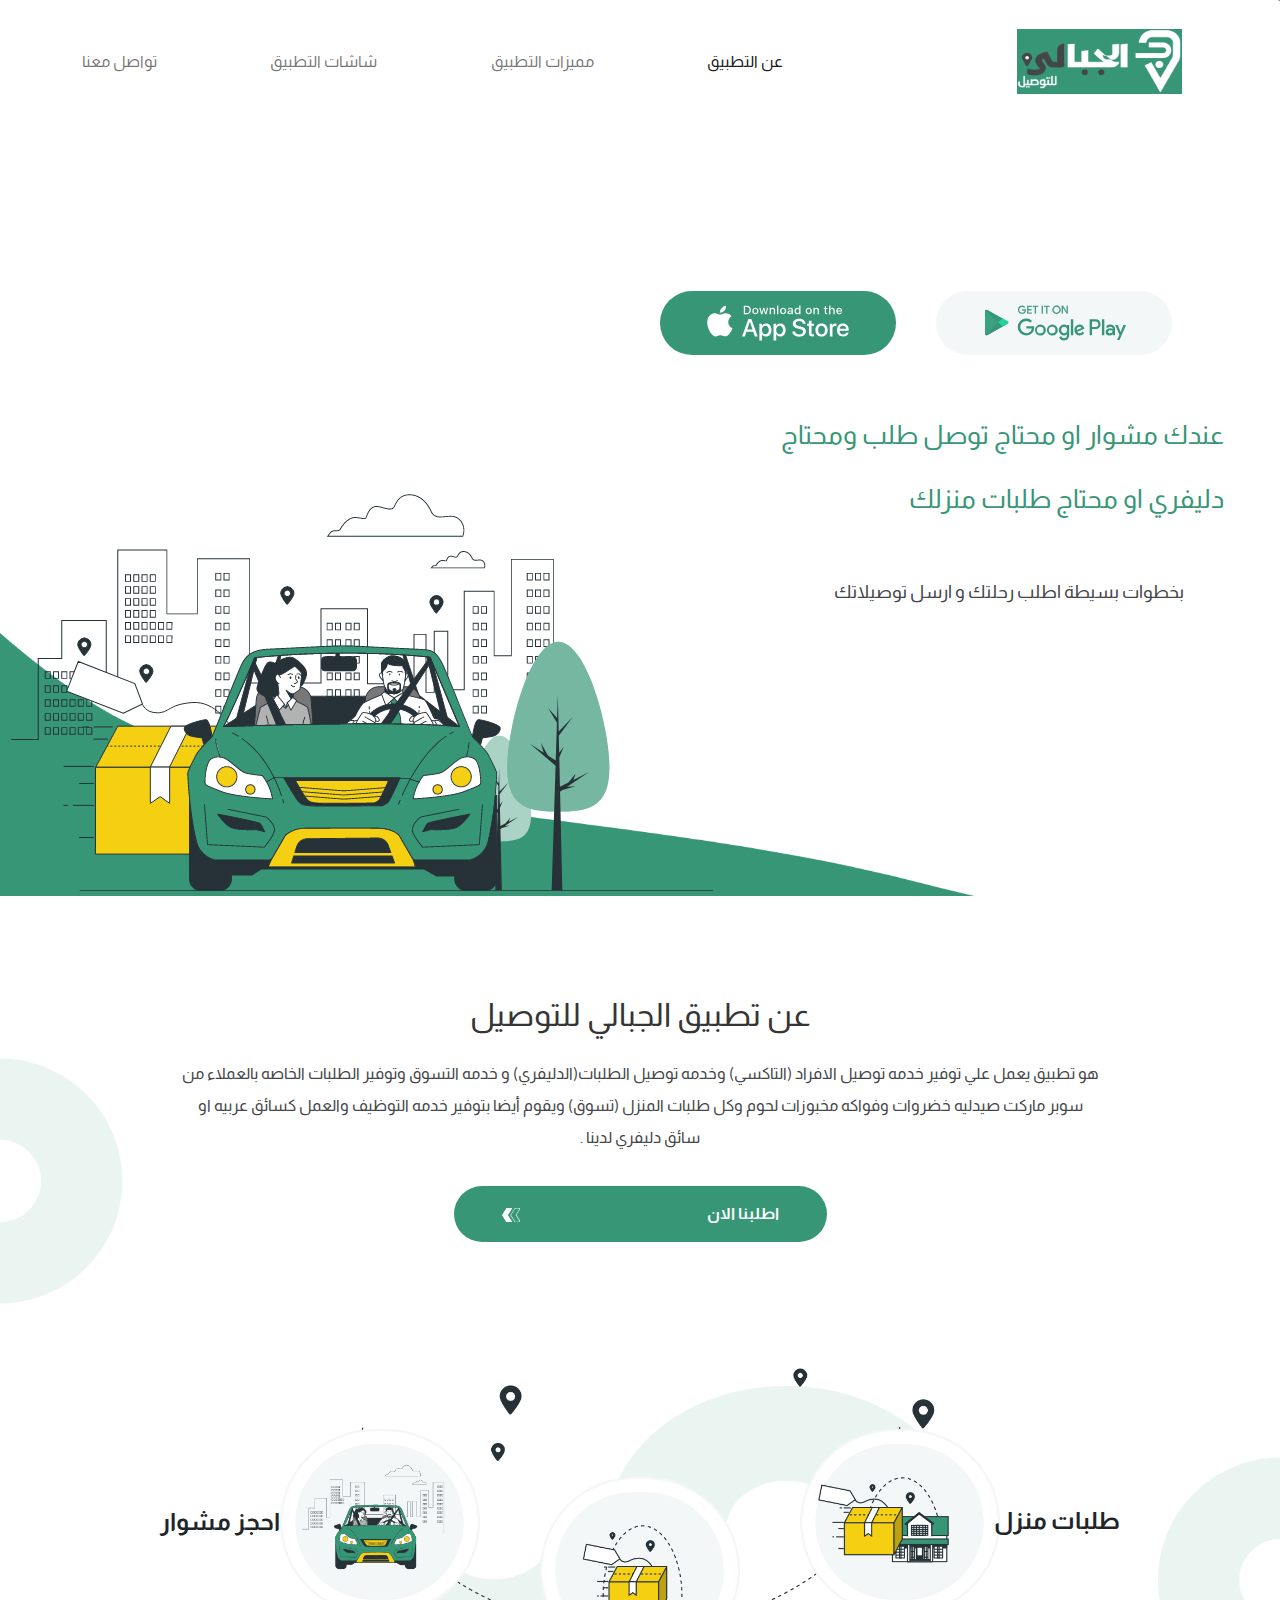
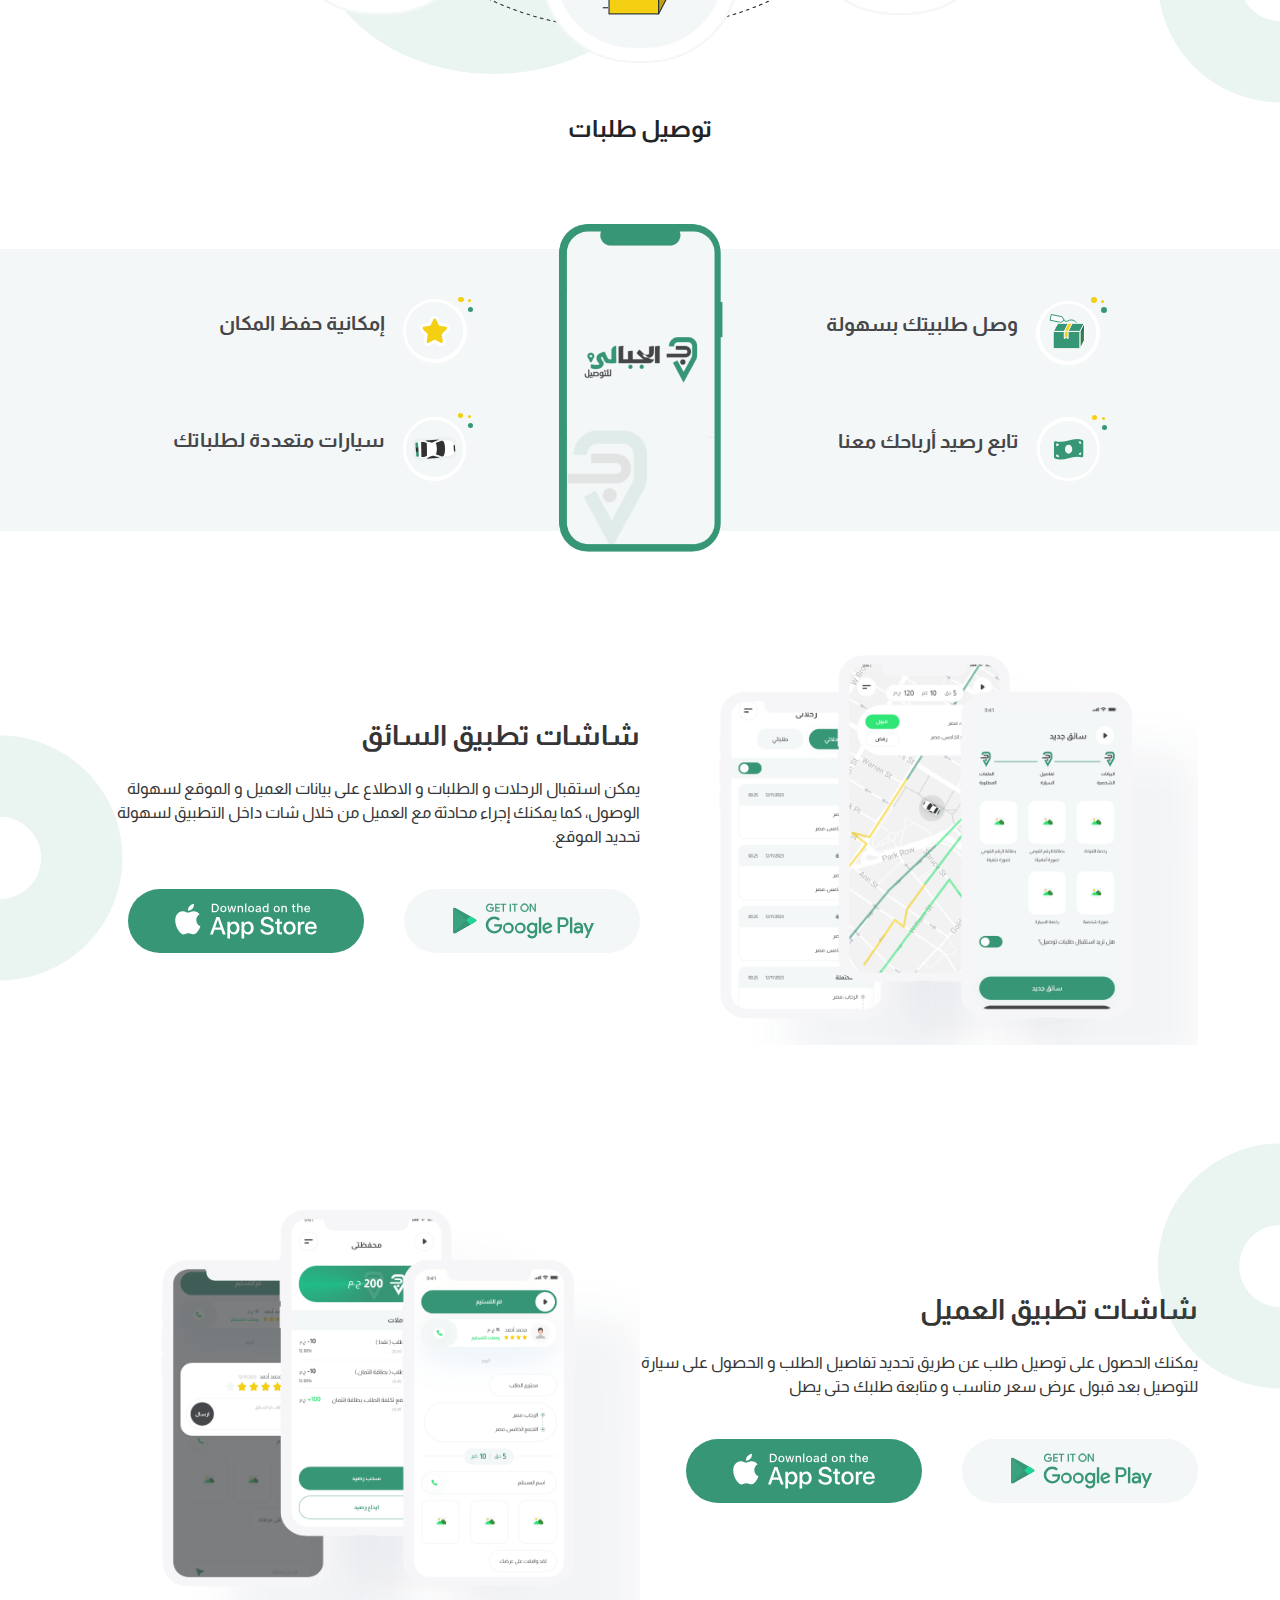
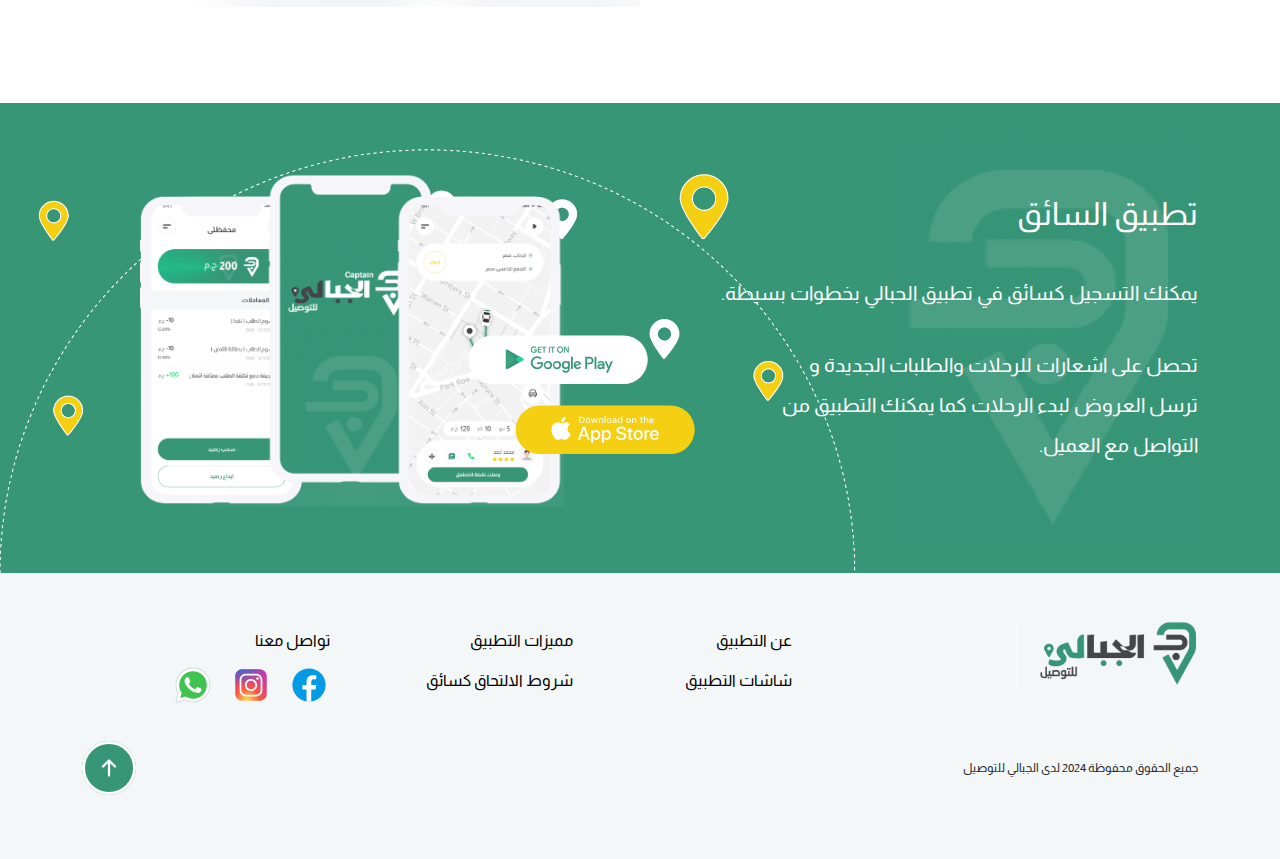
<file: index.html>
<!DOCTYPE html>
<html lang="en">
  <head>
    <meta charset="UTF-8" />
    <meta name="viewport" content="width=device-width, initial-scale=1.0" />
    <title>الجبالى للتوصيل</title>
    <link rel="shortcut icon" type="image/jpg" href="img/fav-icon.ico" />
    <link rel="preconnect" href="https://fonts.googleapis.com" />
    <link rel="stylesheet" href="css/bootstrap.min.css" />
    <link rel="stylesheet" href="css/all.min.css" />
    <link rel="stylesheet" href="css/bootstrap-icons.min.css" />
    <link rel="stylesheet" href="css/styles.css" />
  </head>

  <body dir="rtl" class="rules">
    <!-- Header Section -->
    <header class="header-section position-relative">
      <!-- Navbar -->
      <nav class="navbar navbar-expand-lg navbar-light py-4">
        <div class="container">
          <a class="navbar-brand" href="#">
            <img src="img/logo.png" alt="logo" />
          </a>
          <button
            class="navbar-toggler"
            type="button"
            data-bs-toggle="collapse"
            data-bs-target="#navbarSupportedContent"
            aria-controls="navbarSupportedContent"
            aria-expanded="false"
            aria-label="Toggle navigation"
          >
            <i class="bi bi-list text-white"></i>
          </button>
          <div class="collapse navbar-collapse" id="navbarSupportedContent">
            <ul
              class="navbar-nav me-auto mb-2 mb-lg-0 justify-content-between align-items-center w-75"
            >
              <li class="nav-item">
                <a class="nav-link active" aria-current="page" href="#about"
                  >عن التطبيق</a
                >
              </li>
              <li class="nav-item">
                <a class="nav-link" href="#benefits-one">مميزات التطبيق</a>
              </li>
              <li class="nav-item">
                <a class="nav-link" href="#app-screens">شاشات التطبيق</a>
              </li>
              <li class="nav-item">
                <a class="nav-link" href="#contact-us">تواصل معنا</a>
              </li>
            </ul>
          </div>
        </div>
      </nav>

      <section
        class="header-content d-flex justify-content-between align-items-end mx-sm-5"
      >
        <div class="content-text py-5 m-3 px-1">
          <div
            class="row d-flex align-items-center gap-3 m-lg-5 pt-4 google-play"
          >
            <a href="#">
              <svg
                xmlns="http://www.w3.org/2000/svg"
                width="236"
                height="64"
                viewBox="0 0 236 64"
              >
                <g id="Button" transform="translate(-138)">
                  <rect
                    id="Rectangle_22743"
                    data-name="Rectangle 22743"
                    width="236"
                    height="64"
                    rx="32"
                    transform="translate(138)"
                    fill="#f4f7f7"
                  />
                  <g
                    id="Group_210651"
                    data-name="Group 210651"
                    transform="translate(167.251 6)"
                  >
                    <path
                      id="Path_10"
                      data-name="Path 10"
                      d="M924.288,154.992h-.128a3.342,3.342,0,0,1-.915,2.474h0a3.588,3.588,0,0,1-2.726,1.1,3.885,3.885,0,1,1,0-7.77,3.826,3.826,0,0,1,1.524.312,3.039,3.039,0,0,1,1.152.823l.1-.083-.09-.091-.674.676.09.09.1-.082a2.719,2.719,0,0,0-2.2-.957,3.2,3.2,0,1,0,2.233,5.5,2.549,2.549,0,0,0,.68-1.636l.012-.139h-2.8v-.667h3.589v-.128l-.126.023a3.125,3.125,0,0,1,.052.557h.256a3.388,3.388,0,0,0-.055-.6l-.019-.105H920.39v1.179H923.3v-.128l-.127-.011a2.3,2.3,0,0,1-.606,1.477,2.924,2.924,0,0,1-4.058,0,3.092,3.092,0,0,1,0-4.247,2.782,2.782,0,0,1,2.006-.817,2.46,2.46,0,0,1,2,.866l.09.107.772-.775.083-.083-.075-.09a3.284,3.284,0,0,0-1.247-.894,4.077,4.077,0,0,0-1.625-.333,4.141,4.141,0,1,0,0,8.282,3.847,3.847,0,0,0,2.91-1.176l-.093-.089.09.091a3.6,3.6,0,0,0,.99-2.655h-.128m5.892-3.209h-3.493v2.436h3.15v.923h-3.15v2.436h3.493v.944H925.7v-7.683h4.478v.944"
                      transform="translate(-863.677 -141.924)"
                      fill="#379676"
                    />
                    <path
                      id="Path_11"
                      data-name="Path 11"
                      d="M1080.352,154.6v-.128h-3.621v2.692h3.15v.667h-3.15v2.692h3.493v.688H1076v-7.426h4.222v.816h.128v0h.128V153.53h-4.733v7.939h4.733v-1.2h-3.493v-2.18h3.15V156.91h-3.15v-2.18h3.493V154.6h-.128m4.156,6.739h-.986V154.6h-2.142v-.944h5.271v.944h-2.142v6.739"
                      transform="translate(-1013.851 -144.743)"
                      fill="#379676"
                    />
                    <path
                      id="Path_13"
                      data-name="Path 13"
                      d="M1329.417,161.341h.128v-7.555h.729v7.426h-.857v.128h0v.128h1.113V153.53h-1.24v7.939h.128v-.128m5.357,0h-.986V154.6h-2.142v-.944h5.271v.944h-2.142v6.739"
                      transform="translate(-1252.805 -144.743)"
                      fill="#379676"
                    />
                    <path
                      id="Path_14"
                      data-name="Path 14"
                      d="M1371.271,160.619v-.128h-.858v-6.739h-2.142v-.688h5.015v.688h-2.142v6.867h.128v0h.128v-6.611h2.142v-1.2h-5.526v1.2h2.142v6.739h1.242v-.128h-.128m7.224-1.636a2.946,2.946,0,0,0,4.167,0,3.277,3.277,0,0,0,0-4.411,2.946,2.946,0,0,0-4.167,0,3.282,3.282,0,0,0,0,4.411Zm4.9.643a3.977,3.977,0,0,1-5.624,0,4.155,4.155,0,0,1,0-5.7,3.964,3.964,0,0,1,5.619,0,4.142,4.142,0,0,1,.005,5.692Z"
                      transform="translate(-1289.303 -144.021)"
                      fill="#379676"
                    />
                    <path
                      id="Path_15"
                      data-name="Path 15"
                      d="M1517.614,156.886l-.091.09a3.074,3.074,0,0,0,4.349,0,3.405,3.405,0,0,0,0-4.591,3.074,3.074,0,0,0-4.349,0,3.41,3.41,0,0,0,0,4.591l.091-.09.091-.09a3.154,3.154,0,0,1,0-4.23,2.819,2.819,0,0,1,3.985,0,3.151,3.151,0,0,1,0,4.23,2.819,2.819,0,0,1-3.985,0Zm4.9.643-.091-.089a3.851,3.851,0,0,1-5.441,0l0,0,0,0a4.028,4.028,0,0,1,0-5.519,3.837,3.837,0,0,1,5.436.005,4.014,4.014,0,0,1,0,5.513l.091.089.092.089a4.27,4.27,0,0,0-.005-5.87,4.092,4.092,0,0,0-5.8,0h0a4.284,4.284,0,0,0,0,5.876l0,0,0,0a4.1,4.1,0,0,0,5.808,0Zm2.513.993v-7.683h1.2l3.728,5.976h.043l-.043-1.481v-4.5h.986v7.682h-1.029l-3.9-6.266h-.042l.042,1.481v4.785h-.984"
                      transform="translate(-1428.423 -141.924)"
                      fill="#379676"
                    />
                  </g>
                  <g
                    id="Group_210652"
                    data-name="Group 210652"
                    transform="translate(167.251 6)"
                  >
                    <path
                      id="Path_9"
                      data-name="Path 9"
                      d="M926.38,157.089a3.47,3.47,0,0,1-.952,2.564,3.716,3.716,0,0,1-2.818,1.137,4.013,4.013,0,1,1,0-8.026,3.951,3.951,0,0,1,1.575.322,3.162,3.162,0,0,1,1.2.858l-.674.676a2.588,2.588,0,0,0-2.1-.911,3.069,3.069,0,1,0,2.142,5.279,2.418,2.418,0,0,0,.643-1.556H922.61v-.923h3.717a3.285,3.285,0,0,1,.053.58"
                      transform="translate(-865.769 -144.021)"
                      fill="#379676"
                    />
                    <path
                      id="Path_12"
                      data-name="Path 12"
                      d="M1174.679,161.341v-.128h-.859v-6.739h-2.142v-.688h5.015v.688h-2.142v6.867h.128v0h.128V154.73h2.142v-1.2h-5.526v1.2h2.142v6.739h1.242v-.128h-.128m5.956,0v-7.683h.985v7.683h-.985"
                      transform="translate(-1104.022 -144.743)"
                      fill="#379676"
                    />
                    <path
                      id="Path_16"
                      data-name="Path 16"
                      d="M955.882,161.341h.128v-7.555h1l3.728,5.976h.245l-.046-1.61v-4.366h.731v7.426h-.83l-3.9-6.266h-.245l.046,1.611v4.655h-.857v.128h0v.128H957v-4.915l-.042-1.482-.128,0v.128h.042v-.128l-.108.068,3.937,6.326h1.227V153.53h-1.242v4.625l.042,1.482.128,0v-.128h-.043v.128l.108-.068-3.765-6.037h-1.4v7.939h.128v-.128m40.09,21.767h2.385V167.1h-2.385Zm21.485-10.241-2.734,6.94h-.082l-2.838-6.94h-2.57l4.256,9.7-2.426,5.4h2.489l6.558-15.095Zm-13.527,8.423c-.782,0-1.872-.391-1.872-1.359,0-1.235,1.358-1.709,2.529-1.709a4.239,4.239,0,0,1,2.18.536A2.893,2.893,0,0,1,1003.93,181.29Zm.288-8.773a4.477,4.477,0,0,0-4.256,2.451l2.117.885a2.26,2.26,0,0,1,2.18-1.174,2.3,2.3,0,0,1,2.508,2.06v.165a5.269,5.269,0,0,0-2.488-.618c-2.282,0-4.606,1.256-4.606,3.6a3.7,3.7,0,0,0,3.968,3.522,3.365,3.365,0,0,0,3.044-1.565h.082v1.235h2.3v-6.137c0-2.841-2.117-4.427-4.851-4.427Zm-14.742,2.3h-3.393v-5.487h3.393a2.744,2.744,0,1,1,0,5.487Zm-.061-7.714H983.7v16.007h2.384v-6.064h3.331a4.978,4.978,0,1,0,0-9.942Zm-31.167,14.192a3.313,3.313,0,0,1,0-6.6,3.328,3.328,0,0,1,0,6.6Zm2.739-7.529H960.9a3.766,3.766,0,0,0-2.863-1.217,5.451,5.451,0,0,0,0,10.891A3.706,3.706,0,0,0,960.9,182.2h.082v.784c0,2.084-1.112,3.2-2.9,3.2a3.01,3.01,0,0,1-2.74-1.939l-2.08.866a5.182,5.182,0,0,0,4.819,3.218c2.8,0,5.169-1.651,5.169-5.673v-9.778h-2.266Zm3.913,9.344h2.389V167.1H964.9Zm5.911-5.281a2.985,2.985,0,0,1,2.842-3.177,2.1,2.1,0,0,1,2.018,1.155Zm7.414-1.815a5.054,5.054,0,0,0-4.655-3.466,5.172,5.172,0,0,0-5.128,5.446,5.325,5.325,0,0,0,5.4,5.446,5.407,5.407,0,0,0,4.531-2.413l-1.854-1.238a3.1,3.1,0,0,1-2.678,1.506,2.766,2.766,0,0,1-2.636-1.65l7.27-3.012Zm-57.92-1.795v2.31h5.519a4.824,4.824,0,0,1-1.256,2.908,5.644,5.644,0,0,1-4.263,1.692,6.148,6.148,0,0,1,0-12.294,5.877,5.877,0,0,1,4.16,1.65l1.627-1.629a8.038,8.038,0,0,0-5.787-2.331,8.458,8.458,0,1,0,0,16.915,7.479,7.479,0,0,0,7.888-7.777,7.5,7.5,0,0,0-.124-1.444Zm14.163,7.075a3.309,3.309,0,1,1,3.068-3.3A3.148,3.148,0,0,1,934.467,181.293Zm0-8.746a5.446,5.446,0,1,0,5.457,5.446A5.363,5.363,0,0,0,934.467,172.546Zm11.906,8.746a3.309,3.309,0,1,1,3.069-3.3A3.148,3.148,0,0,1,946.372,181.293Zm0-8.746a5.446,5.446,0,1,0,5.458,5.446A5.363,5.363,0,0,0,946.372,172.546Z"
                      transform="translate(-859.292 -144.929)"
                      fill="#379676"
                    />
                  </g>
                  <g
                    id="Group_210653"
                    data-name="Group 210653"
                    transform="translate(167.251 6)"
                  >
                    <path
                      id="Path_17"
                      data-name="Path 17"
                      d="M222.085,162.461a1.942,1.942,0,0,0-.544,1.491v22.011a2.013,2.013,0,0,0,.469,1.417l.075.072h0a1.308,1.308,0,0,0,.9.328,2.345,2.345,0,0,0,1.136-.338l14.722-8.318,5.057-2.857a1.882,1.882,0,0,0,1.063-1.308v0a1.881,1.881,0,0,0-1.063-1.308l-5.057-2.857-14.721-8.318a2.35,2.35,0,0,0-1.138-.339,1.31,1.31,0,0,0-.9.327Z"
                      transform="translate(-201.792 -149.49)"
                      fill="#379676"
                    />
                    <path
                      id="Path_18"
                      data-name="Path 18"
                      d="M.66-526.58l-.075-.072a2.012,2.012,0,0,1-.469-1.417v-22.007a1.941,1.941,0,0,1,.544-1.491l12.566,12.493L.66-526.58"
                      transform="translate(19.634 564.538)"
                      fill="#3ba280"
                    />
                    <path
                      id="Path_19"
                      data-name="Path 19"
                      d="M4.875-176.174l-4.189-4.2,4.189-4.2,5.057,2.878A1.892,1.892,0,0,1,11-180.371v0a1.893,1.893,0,0,1-1.063,1.317l-5.057,2.878"
                      transform="translate(32.169 205.837)"
                      fill="#20d598"
                    />
                    <path
                      id="Path_20"
                      data-name="Path 20"
                      d="M1.336-270.1a1.3,1.3,0,0,1-.9-.33h0L13-283.017l4.189,4.2L2.472-270.442a2.333,2.333,0,0,1-1.136.341"
                      transform="translate(19.853 308.44)"
                      fill="#379676"
                    />
                  </g>
                </g>
              </svg>
            </a>
            <a href="#">
              <svg
                xmlns="http://www.w3.org/2000/svg"
                width="236"
                height="64"
                viewBox="0 0 236 64"
              >
                <g id="Button" transform="translate(-135)">
                  <rect
                    id="Rectangle_22743"
                    data-name="Rectangle 22743"
                    width="236"
                    height="64"
                    rx="32"
                    transform="translate(135)"
                    fill="#379676"
                  />
                  <path
                    id="Path_125859"
                    data-name="Path 125859"
                    d="M31.01,25.1a6.936,6.936,0,0,1,3.35-5.833,7.226,7.226,0,0,0-5.674-3.031c-2.388-.248-4.7,1.412-5.919,1.412-1.24,0-3.113-1.387-5.13-1.346a7.569,7.569,0,0,0-6.36,3.832c-2.75,4.7-.7,11.618,1.935,15.42,1.318,1.862,2.858,3.942,4.873,3.868,1.972-.081,2.708-1.243,5.089-1.243,2.358,0,3.049,1.243,5.106,1.2,2.116-.034,3.449-1.87,4.721-3.75a15.326,15.326,0,0,0,2.159-4.345,6.717,6.717,0,0,1-4.15-6.18ZM27.126,13.739a6.792,6.792,0,0,0,1.585-4.9,7.077,7.077,0,0,0-4.561,2.332,6.465,6.465,0,0,0-1.626,4.722,5.855,5.855,0,0,0,4.6-2.15ZM55.939,34.713h-6.73l-1.616,4.715H44.742l6.375-17.446h2.962l6.374,17.446h-2.9Zm-6.033-2.176H55.24l-2.63-7.653h-.074Zm24.313.532c0,3.953-2.141,6.492-5.372,6.492a4.375,4.375,0,0,1-4.05-2.225h-.061v6.3H62.094V26.709h2.558v2.116H64.7a4.578,4.578,0,0,1,4.1-2.249c3.267,0,5.421,2.552,5.421,6.493Zm-2.716,0c0-2.575-1.347-4.268-3.4-4.268-2.019,0-3.377,1.729-3.377,4.268,0,2.563,1.358,4.279,3.377,4.279,2.055,0,3.4-1.681,3.4-4.279Zm16.884,0c0,3.953-2.141,6.492-5.372,6.492a4.375,4.375,0,0,1-4.05-2.225H78.9v6.3H76.262V26.709h2.557v2.116h.049a4.578,4.578,0,0,1,4.1-2.249c3.267,0,5.421,2.552,5.421,6.493Zm-2.716,0c0-2.575-1.347-4.268-3.4-4.268-2.019,0-3.377,1.729-3.377,4.268,0,2.563,1.358,4.279,3.377,4.279,2.055,0,3.4-1.681,3.4-4.279Zm12.08,1.5c.2,1.73,1.9,2.866,4.221,2.866,2.227,0,3.829-1.136,3.829-2.7,0-1.354-.966-2.165-3.254-2.721l-2.288-.545c-3.242-.774-4.747-2.272-4.747-4.7,0-3.01,2.655-5.078,6.424-5.078,3.731,0,6.288,2.067,6.374,5.078h-2.667c-.16-1.741-1.616-2.792-3.745-2.792s-3.585,1.063-3.585,2.611c0,1.234.93,1.959,3.206,2.515l1.945.472c3.622.846,5.128,2.284,5.128,4.836,0,3.264-2.631,5.308-6.816,5.308-3.916,0-6.559-2-6.73-5.152ZM114.294,23.7v3.01h2.448v2.068h-2.448v7.012c0,1.089.49,1.6,1.566,1.6a8.355,8.355,0,0,0,.869-.06V39.38a7.342,7.342,0,0,1-1.468.121c-2.606,0-3.623-.967-3.623-3.434V28.776h-1.872V26.709h1.872V23.7Zm3.866,9.371c0-4,2.385-6.517,6.105-6.517s6.106,2.515,6.106,6.517-2.362,6.517-6.107,6.517S118.16,37.082,118.16,33.069Zm9.519,0c0-2.745-1.273-4.366-3.414-4.366s-3.413,1.633-3.413,4.366c0,2.756,1.272,4.364,3.413,4.364S127.679,35.825,127.679,33.069Zm4.871-6.361h2.52v2.165h.061a3.065,3.065,0,0,1,3.1-2.3,4.122,4.122,0,0,1,.905.1v2.442a3.735,3.735,0,0,0-1.187-.158,2.679,2.679,0,0,0-2.058.837,2.611,2.611,0,0,0-.7,2.089v7.544H132.55Zm18.765,8.984c-.355,2.309-2.631,3.894-5.543,3.894-3.745,0-6.069-2.479-6.069-6.457s2.337-6.577,5.958-6.577c3.562,0,5.8,2.417,5.8,6.274v.895h-9.092v.158a3.289,3.289,0,0,0,.909,2.574,3.373,3.373,0,0,0,2.554,1.029,2.916,2.916,0,0,0,2.973-1.789Zm-8.932-3.8h6.435a3.038,3.038,0,0,0-.865-2.3,3.115,3.115,0,0,0-2.293-.932,3.279,3.279,0,0,0-2.32.939,3.2,3.2,0,0,0-.958,2.289ZM49.575,8.85A3.777,3.777,0,0,1,52.569,10a3.681,3.681,0,0,1,1,3.016c0,2.678-1.465,4.218-3.992,4.218H46.51V8.85Zm-1.747,7.2h1.6a2.684,2.684,0,0,0,2.125-.85,2.615,2.615,0,0,0,.673-2.165,2.622,2.622,0,0,0-.684-2.151,2.691,2.691,0,0,0-2.114-.847h-1.6Zm7.227-1.98a2.986,2.986,0,0,1,1.42-2.832,3.064,3.064,0,0,1,3.2,0,2.986,2.986,0,0,1,1.42,2.832A2.986,2.986,0,0,1,59.675,16.9a3.064,3.064,0,0,1-3.2,0A2.986,2.986,0,0,1,55.055,14.067Zm4.739,0c0-1.371-.623-2.173-1.718-2.173s-1.716.8-1.716,2.173.618,2.178,1.716,2.178S59.794,15.444,59.794,14.067Zm9.326,3.166H67.809l-1.323-4.659h-.1l-1.318,4.659h-1.3l-1.765-6.326h1.281l1.147,4.827h.094l1.316-4.827h1.212l1.316,4.827h.1l1.141-4.827h1.264Zm3.242-6.326h1.216v1h.094a1.92,1.92,0,0,1,1.911-1.127,2.1,2.1,0,0,1,1.68.65,2.042,2.042,0,0,1,.536,1.7v4.1H76.536V13.451c0-1.017-.447-1.522-1.382-1.522a1.478,1.478,0,0,0-1.137.454,1.441,1.441,0,0,0-.392,1.149v3.7H72.362Zm7.451-2.47h1.263v8.8H79.813Zm3.02,5.63a2.986,2.986,0,0,1,1.42-2.832,3.064,3.064,0,0,1,3.2,0,2.986,2.986,0,0,1,1.42,2.832A2.987,2.987,0,0,1,87.453,16.9a3.065,3.065,0,0,1-3.2,0,2.987,2.987,0,0,1-1.419-2.836Zm4.739,0c0-1.371-.623-2.173-1.718-2.173s-1.716.8-1.716,2.173.618,2.178,1.716,2.178S87.571,15.444,87.571,14.067Zm2.63,1.377c0-1.139.858-1.8,2.381-1.889l1.734-.1v-.546c0-.668-.447-1.045-1.311-1.045-.705,0-1.194.256-1.334.7H90.449c.129-1.087,1.164-1.784,2.616-1.784,1.605,0,2.51.79,2.51,2.126v4.322H94.359v-.889h-.1a2.161,2.161,0,0,1-1.923.993,1.949,1.949,0,0,1-1.492-.479,1.9,1.9,0,0,1-.642-1.414Zm4.115-.541v-.529l-1.563.1c-.882.058-1.282.355-1.282.912s.5.9,1.187.9a1.521,1.521,0,0,0,1.126-.344A1.485,1.485,0,0,0,94.317,14.9Zm2.919-.836c0-2,1.04-3.265,2.657-3.265a2.115,2.115,0,0,1,1.963,1.11h.094V8.437h1.263v8.8H102v-1h-.1a2.228,2.228,0,0,1-2.01,1.1c-1.629,0-2.658-1.266-2.658-3.27Zm1.305,0c0,1.342.64,2.149,1.71,2.149s1.723-.819,1.723-2.144-.665-2.149-1.723-2.149S98.541,12.736,98.541,14.067Zm9.9,0a2.986,2.986,0,0,1,1.42-2.832,3.064,3.064,0,0,1,3.2,0,2.986,2.986,0,0,1,1.42,2.832,2.986,2.986,0,0,1-1.418,2.837,3.065,3.065,0,0,1-3.2,0A2.986,2.986,0,0,1,108.442,14.067Zm4.739,0c0-1.371-.623-2.173-1.718-2.173s-1.716.8-1.716,2.173.618,2.178,1.716,2.178S113.181,15.444,113.181,14.067Zm2.995-3.16h1.216v1h.094a1.92,1.92,0,0,1,1.911-1.127,2.1,2.1,0,0,1,1.68.65,2.042,2.042,0,0,1,.536,1.7v4.1h-1.264V13.451c0-1.017-.447-1.522-1.382-1.522a1.478,1.478,0,0,0-1.137.454,1.441,1.441,0,0,0-.392,1.149v3.7h-1.263Zm12.577-1.575v1.6h1.387v1.052h-1.387V15.24c0,.663.276.953.905.953a4.268,4.268,0,0,0,.482-.029V17.2a4.193,4.193,0,0,1-.687.064c-1.405,0-1.965-.488-1.965-1.708V11.987h-1.016V10.935h1.016v-1.6Zm3.113-.895h1.252v3.486h.1a1.974,1.974,0,0,1,1.952-1.133,2.122,2.122,0,0,1,1.664.667,2.068,2.068,0,0,1,.541,1.692v4.084H136.11V13.457c0-1.011-.476-1.522-1.369-1.522a1.506,1.506,0,0,0-1.183.432,1.468,1.468,0,0,0-.429,1.172v3.695h-1.264Zm12.877,7.088a2.6,2.6,0,0,1-2.774,1.83,2.924,2.924,0,0,1-2.244-.956,2.851,2.851,0,0,1-.714-2.309,2.894,2.894,0,0,1,.713-2.318,2.969,2.969,0,0,1,2.239-.987c1.781,0,2.856,1.2,2.856,3.189v.436H140.3v.07a1.66,1.66,0,0,0,.447,1.279,1.7,1.7,0,0,0,1.258.534,1.54,1.54,0,0,0,1.523-.767ZM140.3,13.486h3.234a1.516,1.516,0,0,0-.421-1.164,1.554,1.554,0,0,0-1.155-.475,1.647,1.647,0,0,0-1.179.474A1.608,1.608,0,0,0,140.3,13.486Z"
                    transform="translate(172.283 5.964)"
                    fill="#fff"
                  />
                </g>
              </svg>
            </a>
          </div>
          <h1 class="header-title m-lg-2">
            عندك مشوار او محتاج توصل طلب ومحتاج دليفري او محتاج طلبات منزلك
          </h1>
          <p class="header-text m-lg-5">
            بخطوات بسيطة اطلب رحلتك و ارسل توصيلاتك
          </p>
        </div>
        <div class="position-absolute bottom-0 start-0 img-container">
          <img src="img/header-hero.png" alt="header" width="100%" />
        </div>
      </section>
    </header>

    <!-- About Application -->
    <section
      id="about"
      class="about-app py-5 my-5 d-flex flex-column align-items-center justify-content-center"
    >
      <h1 class="text-center fs-2">عن تطبيق الجبالي للتوصيل</h1>
      <p class="text-center mt-3">
        هو تطبيق يعمل علي توفير خدمه توصيل الافراد (التاكسي) وخدمه توصيل
        الطلبات(الدليفري) و خدمه التسوق وتوفير الطلبات الخاصه بالعملاء من سوبر
        ماركت صيدليه خضروات وفواكه مخبوزات لحوم وكل طلبات المنزل (تسوق) ويقوم
        أيضا بتوفير خدمه التوظيف والعمل كسائق عربيه او سائق دليفري لدينا .
      </p>
      <button
        class="py-3 px-5 my-3 d-flex align-items-center justify-content-between"
        onclick="location.href='#contact-us'"
      >
        <span class="fw-bold"> اطلبنا الان </span>
        <span>
          <svg
            id="Group_74962"
            data-name="Group 74962"
            xmlns="http://www.w3.org/2000/svg"
            width="18.622"
            height="14.232"
            viewBox="0 0 18.622 14.232"
          >
            <path
              id="Path_108217"
              data-name="Path 108217"
              d="M232.125,73.835l4.286,6.826a.3.3,0,0,0,.247.137H242a.293.293,0,0,0,.256-.151.281.281,0,0,0-.009-.294l-4.193-6.672,4.193-6.669a.281.281,0,0,0,.009-.294.293.293,0,0,0-.256-.151h-5.339a.3.3,0,0,0-.247.137l-4.286,6.823A.294.294,0,0,0,232.125,73.835Z"
              transform="translate(-232.081 -66.567)"
              fill="#fff"
            />
            <path
              id="Path_108218"
              data-name="Path 108218"
              d="M12.7,80.794a.29.29,0,0,1-.246-.136L8.169,73.831a.29.29,0,0,1,0-.309L12.455,66.7a.291.291,0,0,1,.246-.136h5.341a.291.291,0,0,1,.246.446L14.1,73.676l4.192,6.672a.291.291,0,0,1-.246.446H12.7Zm.8-6.963a.291.291,0,0,1,0-.31l4.009-6.377H12.862l-4.1,6.532,4.1,6.536h4.653Z"
              transform="translate(0.289 -66.562)"
              fill="#fff"
            />
          </svg>
        </span>
      </button>
    </section>

    <!-- vectors  -->
    <section
      id="benefits-one"
      class="vectors d-flex justify-content-center align-items-center"
    >
      <div class="w-25 text-start position-relative first-text">
        <img src="./img/home-sending.png" width="200px" />
        <p class="position-absolute text-start fw-bold fs-4 m-0">طلبات منزل</p>
      </div>
      <div class="w-25 text-center position-relative middle-img">
        <img src="./img/sending.png" width="200px" />
        <p class="mt-5 fs-4 fw-bold m-0">توصيل طلبات</p>
      </div>
      <div class="w-25 text-end position-relative third-text">
        <img src="./img/car.png" width="200px" />
        <p class="text-start fw-bold fs-4 m-0 position-absolute start-0">
          احجز مشوار
        </p>
      </div>
    </section>

    <!-- Benefits -->
    <section
      id="benefits"
      class="benefits d-flex justify-content-around position-relative my-5 py-5 gap-2"
    >
      <div class="d-flex flex-column gap-2 gap-lg-5">
        <div class="d-flex align-items-center gap-3">
          <svg
            id="no_orders"
            data-name="no orders"
            xmlns="http://www.w3.org/2000/svg"
            xmlns:xlink="http://www.w3.org/1999/xlink"
            width="73"
            height="70"
            viewBox="0 0 73 70"
          >
            <defs>
              <clipPath id="clip-path">
                <path
                  id="Path_126532"
                  data-name="Path 126532"
                  d="M325.36,227.65v17.037l-4.37,8.428V235.8Z"
                  transform="translate(-320.99 -227.65)"
                  fill="#cdad0e"
                  stroke="#263238"
                  stroke-linecap="round"
                  stroke-linejoin="round"
                  stroke-width="1"
                />
              </clipPath>
            </defs>
            <g
              id="Group_210693"
              data-name="Group 210693"
              transform="translate(0 2)"
            >
              <g id="Group_210688" data-name="Group 210688">
                <g
                  id="Rectangle_24655"
                  data-name="Rectangle 24655"
                  fill="#fff"
                  stroke="#f4f7f7"
                  stroke-width="2"
                >
                  <rect width="68" height="68" rx="34" stroke="none" />
                  <rect
                    x="1"
                    y="1"
                    width="66"
                    height="66"
                    rx="33"
                    fill="none"
                  />
                </g>
                <g
                  id="Rectangle_24656"
                  data-name="Rectangle 24656"
                  transform="translate(6 5)"
                  fill="#f4f7f7"
                  stroke="#f4f7f7"
                  stroke-width="1"
                >
                  <rect width="56" height="57" rx="28" stroke="none" />
                  <rect
                    x="0.5"
                    y="0.5"
                    width="55"
                    height="56"
                    rx="27.5"
                    fill="none"
                  />
                </g>
              </g>
              <g
                id="Free_shipping-bro"
                data-name="Free shipping-bro"
                transform="translate(16.09 15.548)"
              >
                <g
                  id="freepik--Map--inject-15"
                  transform="translate(30.198 15.286)"
                >
                  <path
                    id="Path_126481"
                    data-name="Path 126481"
                    d="M391.93,293.13a1.31,1.31,0,0,0-1.31,1.31c0,.654,1.208,2.193,1.208,2.193h.1s1.308-1.469,1.308-2.193a1.308,1.308,0,0,0-1.308-1.31Zm0,1.948a.639.639,0,1,1,.639-.639A.639.639,0,0,1,391.93,295.078Z"
                    transform="translate(-390.62 -293.13)"
                    fill="#263238"
                    stroke="#263238"
                    stroke-linecap="round"
                    stroke-linejoin="round"
                    stroke-width="1"
                  />
                </g>
                <g id="freepik--Box--inject-15">
                  <path
                    id="Path_126515"
                    data-name="Path 126515"
                    d="M121.575,172.649l3.183-2.259-2.042-3.452-10.9-2.178-1.141,5.711Z"
                    transform="translate(-110.67 -164.76)"
                    fill="#fff"
                    stroke="#379676"
                    stroke-miterlimit="10"
                    stroke-width="1"
                  />
                  <path
                    id="Path_126528"
                    data-name="Path 126528"
                    d="M212.61,203.869a2.062,2.062,0,0,0,2.128,1.217c1.743,0,1.533-1.184,4.947-1.463s5.436,3.275,5.436,3.275"
                    transform="translate(-198.523 -198.239)"
                    fill="none"
                    stroke="#379676"
                    stroke-miterlimit="10"
                    stroke-width="1"
                  />
                  <rect
                    id="Rectangle_24638"
                    data-name="Rectangle 24638"
                    width="26.702"
                    height="17.316"
                    transform="translate(3.328 16.851)"
                    fill="#379676"
                    stroke="#fff"
                    stroke-linecap="round"
                    stroke-linejoin="round"
                    stroke-width="1"
                  />
                  <path
                    id="Path_126529"
                    data-name="Path 126529"
                    d="M208.862,235.8h-26.7l4.37-8.147h26.7Z"
                    transform="translate(-178.832 -218.947)"
                    fill="#379676"
                    stroke="#fff"
                    stroke-linecap="round"
                    stroke-linejoin="round"
                    stroke-width="1"
                  />
                  <line
                    id="Line_714"
                    data-name="Line 714"
                    x2="0.192"
                    transform="translate(5.659 12.679)"
                    fill="none"
                    stroke="#263238"
                    stroke-miterlimit="10"
                    stroke-width="1"
                  />
                  <line
                    id="Line_716"
                    data-name="Line 716"
                    x2="0.192"
                    transform="translate(32.092 12.679)"
                    fill="none"
                    stroke="#263238"
                    stroke-miterlimit="10"
                    stroke-width="1"
                  />
                  <path
                    id="Path_126530"
                    data-name="Path 126530"
                    d="M325.36,227.65v17.037l-4.37,8.428V235.8Z"
                    transform="translate(-290.96 -218.947)"
                    fill="#27775c"
                  />
                  <g
                    id="Group_210569"
                    data-name="Group 210569"
                    transform="translate(30.03 8.703)"
                    clip-path="url(#clip-path)"
                  >
                    <path
                      id="Path_126531"
                      data-name="Path 126531"
                      d="M325.36,227.65v17.037l-4.37,8.428V235.8Z"
                      transform="translate(-318.805 -226.203)"
                      fill="#cdad0e"
                      opacity="0.2"
                    />
                  </g>
                  <path
                    id="Path_126533"
                    data-name="Path 126533"
                    d="M325.36,227.65v17.037l-4.37,8.428V235.8Z"
                    transform="translate(-290.96 -218.947)"
                    fill="none"
                    stroke="#fff"
                    stroke-linecap="round"
                    stroke-linejoin="round"
                    stroke-width="1"
                  />
                  <path
                    id="Path_126534"
                    data-name="Path 126534"
                    d="M238.58,235.8H242.4l4.1-8.147h-3.814Z"
                    transform="translate(-224.4 -218.947)"
                    fill="#f5cf12"
                    stroke="#fff"
                    stroke-miterlimit="10"
                    stroke-width="1"
                  />
                  <path
                    id="Path_126535"
                    data-name="Path 126535"
                    d="M242.423,277.234l-1.873-1.352-1.97,1.352V270.01h3.843Z"
                    transform="translate(-224.4 -253.159)"
                    fill="#f5cf12"
                    stroke="#fff"
                    stroke-miterlimit="10"
                    stroke-width="1"
                  />
                </g>
              </g>
            </g>
            <g
              id="Group_210694"
              data-name="Group 210694"
              transform="translate(57.001)"
            >
              <circle
                id="Ellipse_2378"
                data-name="Ellipse 2378"
                cx="3"
                cy="3"
                r="3"
                transform="translate(10 10)"
                fill="#379676"
              />
              <circle
                id="Ellipse_2379"
                data-name="Ellipse 2379"
                cx="3"
                cy="3"
                r="3"
                fill="#f5cf12"
              />
              <circle
                id="Ellipse_2380"
                data-name="Ellipse 2380"
                cx="1.5"
                cy="1.5"
                r="1.5"
                transform="translate(10 3)"
                fill="#f5cf12"
              />
            </g>
          </svg>
          <p class="fs-5 just-font fw-bold">وصل طلبيتك بسهولة</p>
        </div>
        <div class="d-flex align-items-center gap-3">
          <svg
            xmlns="http://www.w3.org/2000/svg"
            width="72"
            height="68"
            viewBox="0 0 72 68"
          >
            <g
              id="no_transactions"
              data-name="no transactions"
              transform="translate(0)"
            >
              <g
                id="Group_210691"
                data-name="Group 210691"
                transform="translate(0)"
              >
                <g id="Group_210688" data-name="Group 210688">
                  <g
                    id="Rectangle_24655"
                    data-name="Rectangle 24655"
                    transform="translate(0)"
                    fill="#fff"
                    stroke="#f4f7f7"
                    stroke-width="2"
                  >
                    <rect width="67" height="68" rx="33.5" stroke="none" />
                    <rect
                      x="1"
                      y="1"
                      width="65"
                      height="66"
                      rx="32.5"
                      fill="none"
                    />
                  </g>
                  <g
                    id="Rectangle_24656"
                    data-name="Rectangle 24656"
                    transform="translate(5 6)"
                    fill="#f4f7f7"
                    stroke="#f4f7f7"
                    stroke-width="1"
                  >
                    <rect width="57" height="57" rx="28.5" stroke="none" />
                    <rect
                      x="0.5"
                      y="0.5"
                      width="56"
                      height="56"
                      rx="28"
                      fill="none"
                    />
                  </g>
                </g>
                <path
                  id="Icon_awesome-money-bill-wave"
                  data-name="Icon awesome-money-bill-wave"
                  d="M28.409,3.277A13.544,13.544,0,0,0,23.085,2.25C17.452,2.25,11.819,5.1,6.186,5.1a13.877,13.877,0,0,1-4.237-.627A1.564,1.564,0,0,0,1.475,4.4,1.455,1.455,0,0,0,0,5.854v14.51a1.454,1.454,0,0,0,.862,1.347A13.536,13.536,0,0,0,6.186,22.74c5.633,0,11.267-2.852,16.9-2.852a13.877,13.877,0,0,1,4.237.627,1.564,1.564,0,0,0,.473.074,1.455,1.455,0,0,0,1.475-1.455V4.625A1.456,1.456,0,0,0,28.409,3.277ZM2.2,6.834a15.916,15.916,0,0,0,2.869.408A2.93,2.93,0,0,1,2.2,9.6Zm0,13.035V17.683a2.926,2.926,0,0,1,2.914,2.808A11.049,11.049,0,0,1,2.2,19.868Zm12.44-2.983c-2.021,0-3.659-1.966-3.659-4.391S12.615,8.1,14.635,8.1s3.659,1.966,3.659,4.391S16.656,16.885,14.635,16.885Zm12.44,1.271a15.725,15.725,0,0,0-2.484-.386,2.921,2.921,0,0,1,2.484-2.254Zm0-10.8a2.921,2.921,0,0,1-2.553-2.815,10.994,10.994,0,0,1,2.553.579Z"
                  transform="translate(18.98 21.748)"
                  fill="#379676"
                />
              </g>
              <g
                id="Group_210700"
                data-name="Group 210700"
                transform="translate(57 0)"
              >
                <circle
                  id="Ellipse_2378"
                  data-name="Ellipse 2378"
                  cx="2.5"
                  cy="2.5"
                  r="2.5"
                  transform="translate(10 10)"
                  fill="#379676"
                />
                <circle
                  id="Ellipse_2379"
                  data-name="Ellipse 2379"
                  cx="2.5"
                  cy="2.5"
                  r="2.5"
                  transform="translate(0)"
                  fill="#f5cf12"
                />
                <circle
                  id="Ellipse_2380"
                  data-name="Ellipse 2380"
                  cx="1.5"
                  cy="1.5"
                  r="1.5"
                  transform="translate(10 2)"
                  fill="#f5cf12"
                />
              </g>
            </g>
          </svg>

          <p class="fs-5 just-font fw-bold">تابع رصيد أرباحك معنا</p>
        </div>
      </div>
      <div
        class="w-25 position-absolute text-center image-in-middle"
        style="top: -28px"
      >
        <img src="./img/benefits-img.png" width="175px" />
      </div>
      <div class="d-flex flex-column gap-2 gap-lg-5 for-responsive">
        <div class="d-flex align-items-center gap-3">
          <svg
            xmlns="http://www.w3.org/2000/svg"
            width="72"
            height="68"
            viewBox="0 0 72 68"
          >
            <g
              id="no_reviews"
              data-name="no reviews"
              transform="translate(0 -0.014)"
            >
              <g
                id="Group_210689"
                data-name="Group 210689"
                transform="translate(0 0)"
              >
                <g id="Group_210688" data-name="Group 210688">
                  <g
                    id="Rectangle_24655"
                    data-name="Rectangle 24655"
                    transform="translate(0 0.014)"
                    fill="#fff"
                    stroke="#f4f7f7"
                    stroke-width="2"
                  >
                    <rect width="68" height="68" rx="34" stroke="none" />
                    <rect
                      x="1"
                      y="1"
                      width="66"
                      height="66"
                      rx="33"
                      fill="none"
                    />
                  </g>
                  <g
                    id="Rectangle_24656"
                    data-name="Rectangle 24656"
                    transform="translate(5 5.014)"
                    fill="#f4f7f7"
                    stroke="#f4f7f7"
                    stroke-width="1"
                  >
                    <rect width="57" height="57" rx="28.5" stroke="none" />
                    <rect
                      x="0.5"
                      y="0.5"
                      width="56"
                      height="56"
                      rx="28"
                      fill="none"
                    />
                  </g>
                </g>
                <path
                  id="Layer_47"
                  data-name="Layer 47"
                  d="M28.684,15.214a2.918,2.918,0,0,0,.674-2.987,2.877,2.877,0,0,0-2.326-1.968l-5.9-.908A.193.193,0,0,1,21,9.24L18.416,3.734a2.905,2.905,0,0,0-5.3-.041L10.529,9.2a.22.22,0,0,1-.138.11l-5.891.95a2.918,2.918,0,0,0-2.34,1.968,2.959,2.959,0,0,0,.688,2.987L7.2,19.687a.22.22,0,0,1,0,.179L6.18,26.115a2.918,2.918,0,0,0,4.308,3.042l5.134-2.849a.179.179,0,0,1,.165,0l5.134,2.849a2.932,2.932,0,0,0,4.308-3.042l-.95-6.221a.165.165,0,0,1,0-.165Z"
                  transform="translate(18 17.998)"
                  fill="#f5cf12"
                  stroke="#fff"
                  stroke-width="3"
                />
              </g>
              <g
                id="Group_210696"
                data-name="Group 210696"
                transform="translate(57.177 0)"
              >
                <circle
                  id="Ellipse_2378"
                  data-name="Ellipse 2378"
                  cx="2.5"
                  cy="2.5"
                  r="2.5"
                  transform="translate(9.822 10.014)"
                  fill="#379676"
                />
                <ellipse
                  id="Ellipse_2379"
                  data-name="Ellipse 2379"
                  cx="3"
                  cy="2.5"
                  rx="3"
                  ry="2.5"
                  transform="translate(-0.178 0.014)"
                  fill="#f5cf12"
                />
                <circle
                  id="Ellipse_2380"
                  data-name="Ellipse 2380"
                  cx="1.5"
                  cy="1.5"
                  r="1.5"
                  transform="translate(9.822 2.014)"
                  fill="#f5cf12"
                />
              </g>
            </g>
          </svg>

          <p class="fs-5 just-font fw-bold">إمكانية حفظ المكان</p>
        </div>
        <div class="d-flex align-items-center gap-3">
          <svg
            xmlns="http://www.w3.org/2000/svg"
            width="72"
            height="70"
            viewBox="0 0 72 70"
          >
            <g id="no_cars" data-name="no cars" transform="translate(0)">
              <g
                id="Group_210688"
                data-name="Group 210688"
                transform="translate(0 2)"
              >
                <g id="Group_210688-2" data-name="Group 210688">
                  <g
                    id="Rectangle_24655"
                    data-name="Rectangle 24655"
                    transform="translate(0)"
                    fill="#fff"
                    stroke="#f4f7f7"
                    stroke-width="2"
                  >
                    <rect width="67" height="68" rx="33.5" stroke="none" />
                    <rect
                      x="1"
                      y="1"
                      width="65"
                      height="66"
                      rx="32.5"
                      fill="none"
                    />
                  </g>
                  <g
                    id="Rectangle_24656"
                    data-name="Rectangle 24656"
                    transform="translate(5 5)"
                    fill="#f4f7f7"
                    stroke="#f4f7f7"
                    stroke-width="1"
                  >
                    <rect width="57" height="57" rx="28.5" stroke="none" />
                    <rect
                      x="0.5"
                      y="0.5"
                      width="56"
                      height="56"
                      rx="28"
                      fill="none"
                    />
                  </g>
                </g>
                <g
                  id="Car"
                  transform="matrix(-0.829, 0.559, -0.559, -0.829, 59.501, 36.066)"
                >
                  <g
                    id="Group_210396"
                    data-name="Group 210396"
                    transform="translate(0 0)"
                  >
                    <path
                      id="Path_125362"
                      data-name="Path 125362"
                      d="M3.3,4.9,2.029,7.013l.005,0L1.923,7.2a27.607,27.607,0,0,0-1.89,4.5c-.249,1.454.934,2.895,2.029,3.884a2.1,2.1,0,0,0,1.008,1.4l3.321,2.007a2.163,2.163,0,0,0,1.381.312l.486.294,1.476.892L9.46,22.207l.5.3.63-1.5,8.821,5.332a2.174,2.174,0,0,0,.92,1.08l8.114,4.9a2.136,2.136,0,0,0,1.531.287c1.07.448,2.8.972,3.5.034l3.625-6.035,3.624-6.035c.5-1.06-.772-2.352-1.667-3.091a2.146,2.146,0,0,0-.968-1.225l-8.114-4.9a2.161,2.161,0,0,0-1.381-.311L19.721,5.679l.943-1.156-.5-.3-1.269.959L17.445,4.3,16.956,4a2.181,2.181,0,0,0-.917-1.067L12.719.922a2.164,2.164,0,0,0-1.4-.31C9.917.065,7.96-.4,6.734.545a27.543,27.543,0,0,0-3.083,3.78L3.3,4.9Z"
                      fill="#fff"
                      stroke="#ebf1f1"
                      stroke-width="3"
                      fill-rule="evenodd"
                    />
                  </g>
                  <rect
                    id="Rectangle_24573"
                    data-name="Rectangle 24573"
                    width="2.617"
                    height="6.544"
                    rx="1"
                    transform="translate(34.623 28.96) rotate(-150)"
                    fill="#323232"
                  />
                  <rect
                    id="Rectangle_24574"
                    data-name="Rectangle 24574"
                    width="2.617"
                    height="5.235"
                    rx="1"
                    transform="translate(32.66 32.36) rotate(-150)"
                    fill="#379676"
                  />
                  <rect
                    id="Rectangle_24575"
                    data-name="Rectangle 24575"
                    width="1.309"
                    height="6.544"
                    rx="0.5"
                    transform="translate(2.409 8.85) rotate(-150)"
                    fill="#323232"
                  />
                  <rect
                    id="Rectangle_24576"
                    data-name="Rectangle 24576"
                    width="2.617"
                    height="5.235"
                    rx="1"
                    transform="translate(37.24 24.426) rotate(-150)"
                    fill="#379676"
                  />
                  <path
                    id="Path_125363"
                    data-name="Path 125363"
                    d="M2.869,4.762l.009.006A15.465,15.465,0,0,1,6.526.737,3.026,3.026,0,0,1,8.894.045L8.916.05a1.562,1.562,0,0,1,.261.085,1.312,1.312,0,0,1,.479.326l3.825,5.062c-.994.042-3.232,3.023-4.054,4.164-.708,1.216-2.518,4.474-2.155,5.4L1.11,13.628a1.3,1.3,0,0,1-.491-.307,1.632,1.632,0,0,1-.18-.2L.421,13.1a3.061,3.061,0,0,1-.327-2.454,15.538,15.538,0,0,1,2.2-4.976l-.009-.006c.1-.154.2-.3.293-.45S2.768,4.915,2.869,4.762Z"
                    transform="translate(8.791 5.567)"
                    fill="#323232"
                    fill-rule="evenodd"
                  />
                  <path
                    id="Path_125364"
                    data-name="Path 125364"
                    d="M.054,10.3,4.06,4.126,6.483.395,6.634.161C8.4-.484,10.727.947,12.167,2.055l-8.2,12.636C2.373,13.818.127,12.262,0,10.382Z"
                    transform="translate(23.634 14.839)"
                    fill="#323232"
                    fill-rule="evenodd"
                  />
                  <path
                    id="Path_125365"
                    data-name="Path 125365"
                    d="M11.119,6.419,0,0S6.1.5,7.405,1.253,12.426,7.174,11.119,6.419Z"
                    transform="translate(11.604 21.715)"
                    fill="#323232"
                    fill-rule="evenodd"
                  />
                  <path
                    id="Path_125366"
                    data-name="Path 125366"
                    d="M11.119,6.419,0,0S3.65,5.13,4.951,5.881,12.426,7.174,11.119,6.419Z"
                    transform="translate(20.76 5.844)"
                    fill="#323232"
                    fill-rule="evenodd"
                  />
                </g>
              </g>
              <g
                id="Group_210702"
                data-name="Group 210702"
                transform="translate(57 0)"
              >
                <circle
                  id="Ellipse_2378"
                  data-name="Ellipse 2378"
                  cx="2.5"
                  cy="2.5"
                  r="2.5"
                  transform="translate(9.999 10)"
                  fill="#379676"
                />
                <circle
                  id="Ellipse_2379"
                  data-name="Ellipse 2379"
                  cx="2.5"
                  cy="2.5"
                  r="2.5"
                  transform="translate(-0.001)"
                  fill="#f5cf12"
                />
                <circle
                  id="Ellipse_2380"
                  data-name="Ellipse 2380"
                  cx="1.5"
                  cy="1.5"
                  r="1.5"
                  transform="translate(9.999 2)"
                  fill="#f5cf12"
                />
              </g>
            </g>
          </svg>

          <p class="fs-5 just-font fw-bold">سيارات متعددة لطلباتك</p>
        </div>
      </div>
    </section>

    <!-- App Screens one -->
    <section id="app-screens" class="app-screen my-5 py-5">
      <div class="d-flex container align-items-center">
        <div class="w-50">
          <img src="./img/driver-2.png" width="90%" />
        </div>
        <div class="w-50">
          <h3 class="fw-bold">شاشات تطبيق السائق</h3>
          <p class="mt-4">
            يمكن استقبال الرحلات و الطلبات و الاطلاع على بيانات العميل و الموقع
            لسهولة الوصول، كما يمكنك إجراء محادثة مع العميل من خلال شات داخل
            التطبيق لسهولة تحديد الموقع.
          </p>
          <div class="row d-flex align-items-center gap-3 pt-4 google-play">
            <a href="#">
              <svg
                xmlns="http://www.w3.org/2000/svg"
                width="236"
                height="64"
                viewBox="0 0 236 64"
              >
                <g id="Button" transform="translate(-138)">
                  <rect
                    id="Rectangle_22743"
                    data-name="Rectangle 22743"
                    width="236"
                    height="64"
                    rx="32"
                    transform="translate(138)"
                    fill="#f4f7f7"
                  />
                  <g
                    id="Group_210651"
                    data-name="Group 210651"
                    transform="translate(167.251 6)"
                  >
                    <path
                      id="Path_10"
                      data-name="Path 10"
                      d="M924.288,154.992h-.128a3.342,3.342,0,0,1-.915,2.474h0a3.588,3.588,0,0,1-2.726,1.1,3.885,3.885,0,1,1,0-7.77,3.826,3.826,0,0,1,1.524.312,3.039,3.039,0,0,1,1.152.823l.1-.083-.09-.091-.674.676.09.09.1-.082a2.719,2.719,0,0,0-2.2-.957,3.2,3.2,0,1,0,2.233,5.5,2.549,2.549,0,0,0,.68-1.636l.012-.139h-2.8v-.667h3.589v-.128l-.126.023a3.125,3.125,0,0,1,.052.557h.256a3.388,3.388,0,0,0-.055-.6l-.019-.105H920.39v1.179H923.3v-.128l-.127-.011a2.3,2.3,0,0,1-.606,1.477,2.924,2.924,0,0,1-4.058,0,3.092,3.092,0,0,1,0-4.247,2.782,2.782,0,0,1,2.006-.817,2.46,2.46,0,0,1,2,.866l.09.107.772-.775.083-.083-.075-.09a3.284,3.284,0,0,0-1.247-.894,4.077,4.077,0,0,0-1.625-.333,4.141,4.141,0,1,0,0,8.282,3.847,3.847,0,0,0,2.91-1.176l-.093-.089.09.091a3.6,3.6,0,0,0,.99-2.655h-.128m5.892-3.209h-3.493v2.436h3.15v.923h-3.15v2.436h3.493v.944H925.7v-7.683h4.478v.944"
                      transform="translate(-863.677 -141.924)"
                      fill="#379676"
                    />
                    <path
                      id="Path_11"
                      data-name="Path 11"
                      d="M1080.352,154.6v-.128h-3.621v2.692h3.15v.667h-3.15v2.692h3.493v.688H1076v-7.426h4.222v.816h.128v0h.128V153.53h-4.733v7.939h4.733v-1.2h-3.493v-2.18h3.15V156.91h-3.15v-2.18h3.493V154.6h-.128m4.156,6.739h-.986V154.6h-2.142v-.944h5.271v.944h-2.142v6.739"
                      transform="translate(-1013.851 -144.743)"
                      fill="#379676"
                    />
                    <path
                      id="Path_13"
                      data-name="Path 13"
                      d="M1329.417,161.341h.128v-7.555h.729v7.426h-.857v.128h0v.128h1.113V153.53h-1.24v7.939h.128v-.128m5.357,0h-.986V154.6h-2.142v-.944h5.271v.944h-2.142v6.739"
                      transform="translate(-1252.805 -144.743)"
                      fill="#379676"
                    />
                    <path
                      id="Path_14"
                      data-name="Path 14"
                      d="M1371.271,160.619v-.128h-.858v-6.739h-2.142v-.688h5.015v.688h-2.142v6.867h.128v0h.128v-6.611h2.142v-1.2h-5.526v1.2h2.142v6.739h1.242v-.128h-.128m7.224-1.636a2.946,2.946,0,0,0,4.167,0,3.277,3.277,0,0,0,0-4.411,2.946,2.946,0,0,0-4.167,0,3.282,3.282,0,0,0,0,4.411Zm4.9.643a3.977,3.977,0,0,1-5.624,0,4.155,4.155,0,0,1,0-5.7,3.964,3.964,0,0,1,5.619,0,4.142,4.142,0,0,1,.005,5.692Z"
                      transform="translate(-1289.303 -144.021)"
                      fill="#379676"
                    />
                    <path
                      id="Path_15"
                      data-name="Path 15"
                      d="M1517.614,156.886l-.091.09a3.074,3.074,0,0,0,4.349,0,3.405,3.405,0,0,0,0-4.591,3.074,3.074,0,0,0-4.349,0,3.41,3.41,0,0,0,0,4.591l.091-.09.091-.09a3.154,3.154,0,0,1,0-4.23,2.819,2.819,0,0,1,3.985,0,3.151,3.151,0,0,1,0,4.23,2.819,2.819,0,0,1-3.985,0Zm4.9.643-.091-.089a3.851,3.851,0,0,1-5.441,0l0,0,0,0a4.028,4.028,0,0,1,0-5.519,3.837,3.837,0,0,1,5.436.005,4.014,4.014,0,0,1,0,5.513l.091.089.092.089a4.27,4.27,0,0,0-.005-5.87,4.092,4.092,0,0,0-5.8,0h0a4.284,4.284,0,0,0,0,5.876l0,0,0,0a4.1,4.1,0,0,0,5.808,0Zm2.513.993v-7.683h1.2l3.728,5.976h.043l-.043-1.481v-4.5h.986v7.682h-1.029l-3.9-6.266h-.042l.042,1.481v4.785h-.984"
                      transform="translate(-1428.423 -141.924)"
                      fill="#379676"
                    />
                  </g>
                  <g
                    id="Group_210652"
                    data-name="Group 210652"
                    transform="translate(167.251 6)"
                  >
                    <path
                      id="Path_9"
                      data-name="Path 9"
                      d="M926.38,157.089a3.47,3.47,0,0,1-.952,2.564,3.716,3.716,0,0,1-2.818,1.137,4.013,4.013,0,1,1,0-8.026,3.951,3.951,0,0,1,1.575.322,3.162,3.162,0,0,1,1.2.858l-.674.676a2.588,2.588,0,0,0-2.1-.911,3.069,3.069,0,1,0,2.142,5.279,2.418,2.418,0,0,0,.643-1.556H922.61v-.923h3.717a3.285,3.285,0,0,1,.053.58"
                      transform="translate(-865.769 -144.021)"
                      fill="#379676"
                    />
                    <path
                      id="Path_12"
                      data-name="Path 12"
                      d="M1174.679,161.341v-.128h-.859v-6.739h-2.142v-.688h5.015v.688h-2.142v6.867h.128v0h.128V154.73h2.142v-1.2h-5.526v1.2h2.142v6.739h1.242v-.128h-.128m5.956,0v-7.683h.985v7.683h-.985"
                      transform="translate(-1104.022 -144.743)"
                      fill="#379676"
                    />
                    <path
                      id="Path_16"
                      data-name="Path 16"
                      d="M955.882,161.341h.128v-7.555h1l3.728,5.976h.245l-.046-1.61v-4.366h.731v7.426h-.83l-3.9-6.266h-.245l.046,1.611v4.655h-.857v.128h0v.128H957v-4.915l-.042-1.482-.128,0v.128h.042v-.128l-.108.068,3.937,6.326h1.227V153.53h-1.242v4.625l.042,1.482.128,0v-.128h-.043v.128l.108-.068-3.765-6.037h-1.4v7.939h.128v-.128m40.09,21.767h2.385V167.1h-2.385Zm21.485-10.241-2.734,6.94h-.082l-2.838-6.94h-2.57l4.256,9.7-2.426,5.4h2.489l6.558-15.095Zm-13.527,8.423c-.782,0-1.872-.391-1.872-1.359,0-1.235,1.358-1.709,2.529-1.709a4.239,4.239,0,0,1,2.18.536A2.893,2.893,0,0,1,1003.93,181.29Zm.288-8.773a4.477,4.477,0,0,0-4.256,2.451l2.117.885a2.26,2.26,0,0,1,2.18-1.174,2.3,2.3,0,0,1,2.508,2.06v.165a5.269,5.269,0,0,0-2.488-.618c-2.282,0-4.606,1.256-4.606,3.6a3.7,3.7,0,0,0,3.968,3.522,3.365,3.365,0,0,0,3.044-1.565h.082v1.235h2.3v-6.137c0-2.841-2.117-4.427-4.851-4.427Zm-14.742,2.3h-3.393v-5.487h3.393a2.744,2.744,0,1,1,0,5.487Zm-.061-7.714H983.7v16.007h2.384v-6.064h3.331a4.978,4.978,0,1,0,0-9.942Zm-31.167,14.192a3.313,3.313,0,0,1,0-6.6,3.328,3.328,0,0,1,0,6.6Zm2.739-7.529H960.9a3.766,3.766,0,0,0-2.863-1.217,5.451,5.451,0,0,0,0,10.891A3.706,3.706,0,0,0,960.9,182.2h.082v.784c0,2.084-1.112,3.2-2.9,3.2a3.01,3.01,0,0,1-2.74-1.939l-2.08.866a5.182,5.182,0,0,0,4.819,3.218c2.8,0,5.169-1.651,5.169-5.673v-9.778h-2.266Zm3.913,9.344h2.389V167.1H964.9Zm5.911-5.281a2.985,2.985,0,0,1,2.842-3.177,2.1,2.1,0,0,1,2.018,1.155Zm7.414-1.815a5.054,5.054,0,0,0-4.655-3.466,5.172,5.172,0,0,0-5.128,5.446,5.325,5.325,0,0,0,5.4,5.446,5.407,5.407,0,0,0,4.531-2.413l-1.854-1.238a3.1,3.1,0,0,1-2.678,1.506,2.766,2.766,0,0,1-2.636-1.65l7.27-3.012Zm-57.92-1.795v2.31h5.519a4.824,4.824,0,0,1-1.256,2.908,5.644,5.644,0,0,1-4.263,1.692,6.148,6.148,0,0,1,0-12.294,5.877,5.877,0,0,1,4.16,1.65l1.627-1.629a8.038,8.038,0,0,0-5.787-2.331,8.458,8.458,0,1,0,0,16.915,7.479,7.479,0,0,0,7.888-7.777,7.5,7.5,0,0,0-.124-1.444Zm14.163,7.075a3.309,3.309,0,1,1,3.068-3.3A3.148,3.148,0,0,1,934.467,181.293Zm0-8.746a5.446,5.446,0,1,0,5.457,5.446A5.363,5.363,0,0,0,934.467,172.546Zm11.906,8.746a3.309,3.309,0,1,1,3.069-3.3A3.148,3.148,0,0,1,946.372,181.293Zm0-8.746a5.446,5.446,0,1,0,5.458,5.446A5.363,5.363,0,0,0,946.372,172.546Z"
                      transform="translate(-859.292 -144.929)"
                      fill="#379676"
                    />
                  </g>
                  <g
                    id="Group_210653"
                    data-name="Group 210653"
                    transform="translate(167.251 6)"
                  >
                    <path
                      id="Path_17"
                      data-name="Path 17"
                      d="M222.085,162.461a1.942,1.942,0,0,0-.544,1.491v22.011a2.013,2.013,0,0,0,.469,1.417l.075.072h0a1.308,1.308,0,0,0,.9.328,2.345,2.345,0,0,0,1.136-.338l14.722-8.318,5.057-2.857a1.882,1.882,0,0,0,1.063-1.308v0a1.881,1.881,0,0,0-1.063-1.308l-5.057-2.857-14.721-8.318a2.35,2.35,0,0,0-1.138-.339,1.31,1.31,0,0,0-.9.327Z"
                      transform="translate(-201.792 -149.49)"
                      fill="#379676"
                    />
                    <path
                      id="Path_18"
                      data-name="Path 18"
                      d="M.66-526.58l-.075-.072a2.012,2.012,0,0,1-.469-1.417v-22.007a1.941,1.941,0,0,1,.544-1.491l12.566,12.493L.66-526.58"
                      transform="translate(19.634 564.538)"
                      fill="#3ba280"
                    />
                    <path
                      id="Path_19"
                      data-name="Path 19"
                      d="M4.875-176.174l-4.189-4.2,4.189-4.2,5.057,2.878A1.892,1.892,0,0,1,11-180.371v0a1.893,1.893,0,0,1-1.063,1.317l-5.057,2.878"
                      transform="translate(32.169 205.837)"
                      fill="#20d598"
                    />
                    <path
                      id="Path_20"
                      data-name="Path 20"
                      d="M1.336-270.1a1.3,1.3,0,0,1-.9-.33h0L13-283.017l4.189,4.2L2.472-270.442a2.333,2.333,0,0,1-1.136.341"
                      transform="translate(19.853 308.44)"
                      fill="#379676"
                    />
                  </g>
                </g>
              </svg>
            </a>
            <a href="#">
              <svg
                xmlns="http://www.w3.org/2000/svg"
                width="236"
                height="64"
                viewBox="0 0 236 64"
              >
                <g id="Button" transform="translate(-135)">
                  <rect
                    id="Rectangle_22743"
                    data-name="Rectangle 22743"
                    width="236"
                    height="64"
                    rx="32"
                    transform="translate(135)"
                    fill="#379676"
                  />
                  <path
                    id="Path_125859"
                    data-name="Path 125859"
                    d="M31.01,25.1a6.936,6.936,0,0,1,3.35-5.833,7.226,7.226,0,0,0-5.674-3.031c-2.388-.248-4.7,1.412-5.919,1.412-1.24,0-3.113-1.387-5.13-1.346a7.569,7.569,0,0,0-6.36,3.832c-2.75,4.7-.7,11.618,1.935,15.42,1.318,1.862,2.858,3.942,4.873,3.868,1.972-.081,2.708-1.243,5.089-1.243,2.358,0,3.049,1.243,5.106,1.2,2.116-.034,3.449-1.87,4.721-3.75a15.326,15.326,0,0,0,2.159-4.345,6.717,6.717,0,0,1-4.15-6.18ZM27.126,13.739a6.792,6.792,0,0,0,1.585-4.9,7.077,7.077,0,0,0-4.561,2.332,6.465,6.465,0,0,0-1.626,4.722,5.855,5.855,0,0,0,4.6-2.15ZM55.939,34.713h-6.73l-1.616,4.715H44.742l6.375-17.446h2.962l6.374,17.446h-2.9Zm-6.033-2.176H55.24l-2.63-7.653h-.074Zm24.313.532c0,3.953-2.141,6.492-5.372,6.492a4.375,4.375,0,0,1-4.05-2.225h-.061v6.3H62.094V26.709h2.558v2.116H64.7a4.578,4.578,0,0,1,4.1-2.249c3.267,0,5.421,2.552,5.421,6.493Zm-2.716,0c0-2.575-1.347-4.268-3.4-4.268-2.019,0-3.377,1.729-3.377,4.268,0,2.563,1.358,4.279,3.377,4.279,2.055,0,3.4-1.681,3.4-4.279Zm16.884,0c0,3.953-2.141,6.492-5.372,6.492a4.375,4.375,0,0,1-4.05-2.225H78.9v6.3H76.262V26.709h2.557v2.116h.049a4.578,4.578,0,0,1,4.1-2.249c3.267,0,5.421,2.552,5.421,6.493Zm-2.716,0c0-2.575-1.347-4.268-3.4-4.268-2.019,0-3.377,1.729-3.377,4.268,0,2.563,1.358,4.279,3.377,4.279,2.055,0,3.4-1.681,3.4-4.279Zm12.08,1.5c.2,1.73,1.9,2.866,4.221,2.866,2.227,0,3.829-1.136,3.829-2.7,0-1.354-.966-2.165-3.254-2.721l-2.288-.545c-3.242-.774-4.747-2.272-4.747-4.7,0-3.01,2.655-5.078,6.424-5.078,3.731,0,6.288,2.067,6.374,5.078h-2.667c-.16-1.741-1.616-2.792-3.745-2.792s-3.585,1.063-3.585,2.611c0,1.234.93,1.959,3.206,2.515l1.945.472c3.622.846,5.128,2.284,5.128,4.836,0,3.264-2.631,5.308-6.816,5.308-3.916,0-6.559-2-6.73-5.152ZM114.294,23.7v3.01h2.448v2.068h-2.448v7.012c0,1.089.49,1.6,1.566,1.6a8.355,8.355,0,0,0,.869-.06V39.38a7.342,7.342,0,0,1-1.468.121c-2.606,0-3.623-.967-3.623-3.434V28.776h-1.872V26.709h1.872V23.7Zm3.866,9.371c0-4,2.385-6.517,6.105-6.517s6.106,2.515,6.106,6.517-2.362,6.517-6.107,6.517S118.16,37.082,118.16,33.069Zm9.519,0c0-2.745-1.273-4.366-3.414-4.366s-3.413,1.633-3.413,4.366c0,2.756,1.272,4.364,3.413,4.364S127.679,35.825,127.679,33.069Zm4.871-6.361h2.52v2.165h.061a3.065,3.065,0,0,1,3.1-2.3,4.122,4.122,0,0,1,.905.1v2.442a3.735,3.735,0,0,0-1.187-.158,2.679,2.679,0,0,0-2.058.837,2.611,2.611,0,0,0-.7,2.089v7.544H132.55Zm18.765,8.984c-.355,2.309-2.631,3.894-5.543,3.894-3.745,0-6.069-2.479-6.069-6.457s2.337-6.577,5.958-6.577c3.562,0,5.8,2.417,5.8,6.274v.895h-9.092v.158a3.289,3.289,0,0,0,.909,2.574,3.373,3.373,0,0,0,2.554,1.029,2.916,2.916,0,0,0,2.973-1.789Zm-8.932-3.8h6.435a3.038,3.038,0,0,0-.865-2.3,3.115,3.115,0,0,0-2.293-.932,3.279,3.279,0,0,0-2.32.939,3.2,3.2,0,0,0-.958,2.289ZM49.575,8.85A3.777,3.777,0,0,1,52.569,10a3.681,3.681,0,0,1,1,3.016c0,2.678-1.465,4.218-3.992,4.218H46.51V8.85Zm-1.747,7.2h1.6a2.684,2.684,0,0,0,2.125-.85,2.615,2.615,0,0,0,.673-2.165,2.622,2.622,0,0,0-.684-2.151,2.691,2.691,0,0,0-2.114-.847h-1.6Zm7.227-1.98a2.986,2.986,0,0,1,1.42-2.832,3.064,3.064,0,0,1,3.2,0,2.986,2.986,0,0,1,1.42,2.832A2.986,2.986,0,0,1,59.675,16.9a3.064,3.064,0,0,1-3.2,0A2.986,2.986,0,0,1,55.055,14.067Zm4.739,0c0-1.371-.623-2.173-1.718-2.173s-1.716.8-1.716,2.173.618,2.178,1.716,2.178S59.794,15.444,59.794,14.067Zm9.326,3.166H67.809l-1.323-4.659h-.1l-1.318,4.659h-1.3l-1.765-6.326h1.281l1.147,4.827h.094l1.316-4.827h1.212l1.316,4.827h.1l1.141-4.827h1.264Zm3.242-6.326h1.216v1h.094a1.92,1.92,0,0,1,1.911-1.127,2.1,2.1,0,0,1,1.68.65,2.042,2.042,0,0,1,.536,1.7v4.1H76.536V13.451c0-1.017-.447-1.522-1.382-1.522a1.478,1.478,0,0,0-1.137.454,1.441,1.441,0,0,0-.392,1.149v3.7H72.362Zm7.451-2.47h1.263v8.8H79.813Zm3.02,5.63a2.986,2.986,0,0,1,1.42-2.832,3.064,3.064,0,0,1,3.2,0,2.986,2.986,0,0,1,1.42,2.832A2.987,2.987,0,0,1,87.453,16.9a3.065,3.065,0,0,1-3.2,0,2.987,2.987,0,0,1-1.419-2.836Zm4.739,0c0-1.371-.623-2.173-1.718-2.173s-1.716.8-1.716,2.173.618,2.178,1.716,2.178S87.571,15.444,87.571,14.067Zm2.63,1.377c0-1.139.858-1.8,2.381-1.889l1.734-.1v-.546c0-.668-.447-1.045-1.311-1.045-.705,0-1.194.256-1.334.7H90.449c.129-1.087,1.164-1.784,2.616-1.784,1.605,0,2.51.79,2.51,2.126v4.322H94.359v-.889h-.1a2.161,2.161,0,0,1-1.923.993,1.949,1.949,0,0,1-1.492-.479,1.9,1.9,0,0,1-.642-1.414Zm4.115-.541v-.529l-1.563.1c-.882.058-1.282.355-1.282.912s.5.9,1.187.9a1.521,1.521,0,0,0,1.126-.344A1.485,1.485,0,0,0,94.317,14.9Zm2.919-.836c0-2,1.04-3.265,2.657-3.265a2.115,2.115,0,0,1,1.963,1.11h.094V8.437h1.263v8.8H102v-1h-.1a2.228,2.228,0,0,1-2.01,1.1c-1.629,0-2.658-1.266-2.658-3.27Zm1.305,0c0,1.342.64,2.149,1.71,2.149s1.723-.819,1.723-2.144-.665-2.149-1.723-2.149S98.541,12.736,98.541,14.067Zm9.9,0a2.986,2.986,0,0,1,1.42-2.832,3.064,3.064,0,0,1,3.2,0,2.986,2.986,0,0,1,1.42,2.832,2.986,2.986,0,0,1-1.418,2.837,3.065,3.065,0,0,1-3.2,0A2.986,2.986,0,0,1,108.442,14.067Zm4.739,0c0-1.371-.623-2.173-1.718-2.173s-1.716.8-1.716,2.173.618,2.178,1.716,2.178S113.181,15.444,113.181,14.067Zm2.995-3.16h1.216v1h.094a1.92,1.92,0,0,1,1.911-1.127,2.1,2.1,0,0,1,1.68.65,2.042,2.042,0,0,1,.536,1.7v4.1h-1.264V13.451c0-1.017-.447-1.522-1.382-1.522a1.478,1.478,0,0,0-1.137.454,1.441,1.441,0,0,0-.392,1.149v3.7h-1.263Zm12.577-1.575v1.6h1.387v1.052h-1.387V15.24c0,.663.276.953.905.953a4.268,4.268,0,0,0,.482-.029V17.2a4.193,4.193,0,0,1-.687.064c-1.405,0-1.965-.488-1.965-1.708V11.987h-1.016V10.935h1.016v-1.6Zm3.113-.895h1.252v3.486h.1a1.974,1.974,0,0,1,1.952-1.133,2.122,2.122,0,0,1,1.664.667,2.068,2.068,0,0,1,.541,1.692v4.084H136.11V13.457c0-1.011-.476-1.522-1.369-1.522a1.506,1.506,0,0,0-1.183.432,1.468,1.468,0,0,0-.429,1.172v3.695h-1.264Zm12.877,7.088a2.6,2.6,0,0,1-2.774,1.83,2.924,2.924,0,0,1-2.244-.956,2.851,2.851,0,0,1-.714-2.309,2.894,2.894,0,0,1,.713-2.318,2.969,2.969,0,0,1,2.239-.987c1.781,0,2.856,1.2,2.856,3.189v.436H140.3v.07a1.66,1.66,0,0,0,.447,1.279,1.7,1.7,0,0,0,1.258.534,1.54,1.54,0,0,0,1.523-.767ZM140.3,13.486h3.234a1.516,1.516,0,0,0-.421-1.164,1.554,1.554,0,0,0-1.155-.475,1.647,1.647,0,0,0-1.179.474A1.608,1.608,0,0,0,140.3,13.486Z"
                    transform="translate(172.283 5.964)"
                    fill="#fff"
                  />
                </g>
              </svg>
            </a>
          </div>
        </div>
      </div>
    </section>
    <!-- App Screens two -->
    <section class="app-screen app-screen-two my-5 py-5">
      <div class="d-flex container align-items-center">
        <div class="w-50">
          <h3 class="fw-bold">شاشات تطبيق العميل</h3>
          <p class="mt-4">
            يمكنك الحصول على توصيل طلب عن طريق تحديد تفاصيل الطلب و الحصول على
            سيارة للتوصيل بعد قبول عرض سعر مناسب و متابعة طلبك حتى يصل
          </p>
          <div class="row d-flex align-items-center gap-3 pt-4 google-play">
            <a href="#">
              <svg
                xmlns="http://www.w3.org/2000/svg"
                width="236"
                height="64"
                viewBox="0 0 236 64"
              >
                <g id="Button" transform="translate(-138)">
                  <rect
                    id="Rectangle_22743"
                    data-name="Rectangle 22743"
                    width="236"
                    height="64"
                    rx="32"
                    transform="translate(138)"
                    fill="#f4f7f7"
                  />
                  <g
                    id="Group_210651"
                    data-name="Group 210651"
                    transform="translate(167.251 6)"
                  >
                    <path
                      id="Path_10"
                      data-name="Path 10"
                      d="M924.288,154.992h-.128a3.342,3.342,0,0,1-.915,2.474h0a3.588,3.588,0,0,1-2.726,1.1,3.885,3.885,0,1,1,0-7.77,3.826,3.826,0,0,1,1.524.312,3.039,3.039,0,0,1,1.152.823l.1-.083-.09-.091-.674.676.09.09.1-.082a2.719,2.719,0,0,0-2.2-.957,3.2,3.2,0,1,0,2.233,5.5,2.549,2.549,0,0,0,.68-1.636l.012-.139h-2.8v-.667h3.589v-.128l-.126.023a3.125,3.125,0,0,1,.052.557h.256a3.388,3.388,0,0,0-.055-.6l-.019-.105H920.39v1.179H923.3v-.128l-.127-.011a2.3,2.3,0,0,1-.606,1.477,2.924,2.924,0,0,1-4.058,0,3.092,3.092,0,0,1,0-4.247,2.782,2.782,0,0,1,2.006-.817,2.46,2.46,0,0,1,2,.866l.09.107.772-.775.083-.083-.075-.09a3.284,3.284,0,0,0-1.247-.894,4.077,4.077,0,0,0-1.625-.333,4.141,4.141,0,1,0,0,8.282,3.847,3.847,0,0,0,2.91-1.176l-.093-.089.09.091a3.6,3.6,0,0,0,.99-2.655h-.128m5.892-3.209h-3.493v2.436h3.15v.923h-3.15v2.436h3.493v.944H925.7v-7.683h4.478v.944"
                      transform="translate(-863.677 -141.924)"
                      fill="#379676"
                    />
                    <path
                      id="Path_11"
                      data-name="Path 11"
                      d="M1080.352,154.6v-.128h-3.621v2.692h3.15v.667h-3.15v2.692h3.493v.688H1076v-7.426h4.222v.816h.128v0h.128V153.53h-4.733v7.939h4.733v-1.2h-3.493v-2.18h3.15V156.91h-3.15v-2.18h3.493V154.6h-.128m4.156,6.739h-.986V154.6h-2.142v-.944h5.271v.944h-2.142v6.739"
                      transform="translate(-1013.851 -144.743)"
                      fill="#379676"
                    />
                    <path
                      id="Path_13"
                      data-name="Path 13"
                      d="M1329.417,161.341h.128v-7.555h.729v7.426h-.857v.128h0v.128h1.113V153.53h-1.24v7.939h.128v-.128m5.357,0h-.986V154.6h-2.142v-.944h5.271v.944h-2.142v6.739"
                      transform="translate(-1252.805 -144.743)"
                      fill="#379676"
                    />
                    <path
                      id="Path_14"
                      data-name="Path 14"
                      d="M1371.271,160.619v-.128h-.858v-6.739h-2.142v-.688h5.015v.688h-2.142v6.867h.128v0h.128v-6.611h2.142v-1.2h-5.526v1.2h2.142v6.739h1.242v-.128h-.128m7.224-1.636a2.946,2.946,0,0,0,4.167,0,3.277,3.277,0,0,0,0-4.411,2.946,2.946,0,0,0-4.167,0,3.282,3.282,0,0,0,0,4.411Zm4.9.643a3.977,3.977,0,0,1-5.624,0,4.155,4.155,0,0,1,0-5.7,3.964,3.964,0,0,1,5.619,0,4.142,4.142,0,0,1,.005,5.692Z"
                      transform="translate(-1289.303 -144.021)"
                      fill="#379676"
                    />
                    <path
                      id="Path_15"
                      data-name="Path 15"
                      d="M1517.614,156.886l-.091.09a3.074,3.074,0,0,0,4.349,0,3.405,3.405,0,0,0,0-4.591,3.074,3.074,0,0,0-4.349,0,3.41,3.41,0,0,0,0,4.591l.091-.09.091-.09a3.154,3.154,0,0,1,0-4.23,2.819,2.819,0,0,1,3.985,0,3.151,3.151,0,0,1,0,4.23,2.819,2.819,0,0,1-3.985,0Zm4.9.643-.091-.089a3.851,3.851,0,0,1-5.441,0l0,0,0,0a4.028,4.028,0,0,1,0-5.519,3.837,3.837,0,0,1,5.436.005,4.014,4.014,0,0,1,0,5.513l.091.089.092.089a4.27,4.27,0,0,0-.005-5.87,4.092,4.092,0,0,0-5.8,0h0a4.284,4.284,0,0,0,0,5.876l0,0,0,0a4.1,4.1,0,0,0,5.808,0Zm2.513.993v-7.683h1.2l3.728,5.976h.043l-.043-1.481v-4.5h.986v7.682h-1.029l-3.9-6.266h-.042l.042,1.481v4.785h-.984"
                      transform="translate(-1428.423 -141.924)"
                      fill="#379676"
                    />
                  </g>
                  <g
                    id="Group_210652"
                    data-name="Group 210652"
                    transform="translate(167.251 6)"
                  >
                    <path
                      id="Path_9"
                      data-name="Path 9"
                      d="M926.38,157.089a3.47,3.47,0,0,1-.952,2.564,3.716,3.716,0,0,1-2.818,1.137,4.013,4.013,0,1,1,0-8.026,3.951,3.951,0,0,1,1.575.322,3.162,3.162,0,0,1,1.2.858l-.674.676a2.588,2.588,0,0,0-2.1-.911,3.069,3.069,0,1,0,2.142,5.279,2.418,2.418,0,0,0,.643-1.556H922.61v-.923h3.717a3.285,3.285,0,0,1,.053.58"
                      transform="translate(-865.769 -144.021)"
                      fill="#379676"
                    />
                    <path
                      id="Path_12"
                      data-name="Path 12"
                      d="M1174.679,161.341v-.128h-.859v-6.739h-2.142v-.688h5.015v.688h-2.142v6.867h.128v0h.128V154.73h2.142v-1.2h-5.526v1.2h2.142v6.739h1.242v-.128h-.128m5.956,0v-7.683h.985v7.683h-.985"
                      transform="translate(-1104.022 -144.743)"
                      fill="#379676"
                    />
                    <path
                      id="Path_16"
                      data-name="Path 16"
                      d="M955.882,161.341h.128v-7.555h1l3.728,5.976h.245l-.046-1.61v-4.366h.731v7.426h-.83l-3.9-6.266h-.245l.046,1.611v4.655h-.857v.128h0v.128H957v-4.915l-.042-1.482-.128,0v.128h.042v-.128l-.108.068,3.937,6.326h1.227V153.53h-1.242v4.625l.042,1.482.128,0v-.128h-.043v.128l.108-.068-3.765-6.037h-1.4v7.939h.128v-.128m40.09,21.767h2.385V167.1h-2.385Zm21.485-10.241-2.734,6.94h-.082l-2.838-6.94h-2.57l4.256,9.7-2.426,5.4h2.489l6.558-15.095Zm-13.527,8.423c-.782,0-1.872-.391-1.872-1.359,0-1.235,1.358-1.709,2.529-1.709a4.239,4.239,0,0,1,2.18.536A2.893,2.893,0,0,1,1003.93,181.29Zm.288-8.773a4.477,4.477,0,0,0-4.256,2.451l2.117.885a2.26,2.26,0,0,1,2.18-1.174,2.3,2.3,0,0,1,2.508,2.06v.165a5.269,5.269,0,0,0-2.488-.618c-2.282,0-4.606,1.256-4.606,3.6a3.7,3.7,0,0,0,3.968,3.522,3.365,3.365,0,0,0,3.044-1.565h.082v1.235h2.3v-6.137c0-2.841-2.117-4.427-4.851-4.427Zm-14.742,2.3h-3.393v-5.487h3.393a2.744,2.744,0,1,1,0,5.487Zm-.061-7.714H983.7v16.007h2.384v-6.064h3.331a4.978,4.978,0,1,0,0-9.942Zm-31.167,14.192a3.313,3.313,0,0,1,0-6.6,3.328,3.328,0,0,1,0,6.6Zm2.739-7.529H960.9a3.766,3.766,0,0,0-2.863-1.217,5.451,5.451,0,0,0,0,10.891A3.706,3.706,0,0,0,960.9,182.2h.082v.784c0,2.084-1.112,3.2-2.9,3.2a3.01,3.01,0,0,1-2.74-1.939l-2.08.866a5.182,5.182,0,0,0,4.819,3.218c2.8,0,5.169-1.651,5.169-5.673v-9.778h-2.266Zm3.913,9.344h2.389V167.1H964.9Zm5.911-5.281a2.985,2.985,0,0,1,2.842-3.177,2.1,2.1,0,0,1,2.018,1.155Zm7.414-1.815a5.054,5.054,0,0,0-4.655-3.466,5.172,5.172,0,0,0-5.128,5.446,5.325,5.325,0,0,0,5.4,5.446,5.407,5.407,0,0,0,4.531-2.413l-1.854-1.238a3.1,3.1,0,0,1-2.678,1.506,2.766,2.766,0,0,1-2.636-1.65l7.27-3.012Zm-57.92-1.795v2.31h5.519a4.824,4.824,0,0,1-1.256,2.908,5.644,5.644,0,0,1-4.263,1.692,6.148,6.148,0,0,1,0-12.294,5.877,5.877,0,0,1,4.16,1.65l1.627-1.629a8.038,8.038,0,0,0-5.787-2.331,8.458,8.458,0,1,0,0,16.915,7.479,7.479,0,0,0,7.888-7.777,7.5,7.5,0,0,0-.124-1.444Zm14.163,7.075a3.309,3.309,0,1,1,3.068-3.3A3.148,3.148,0,0,1,934.467,181.293Zm0-8.746a5.446,5.446,0,1,0,5.457,5.446A5.363,5.363,0,0,0,934.467,172.546Zm11.906,8.746a3.309,3.309,0,1,1,3.069-3.3A3.148,3.148,0,0,1,946.372,181.293Zm0-8.746a5.446,5.446,0,1,0,5.458,5.446A5.363,5.363,0,0,0,946.372,172.546Z"
                      transform="translate(-859.292 -144.929)"
                      fill="#379676"
                    />
                  </g>
                  <g
                    id="Group_210653"
                    data-name="Group 210653"
                    transform="translate(167.251 6)"
                  >
                    <path
                      id="Path_17"
                      data-name="Path 17"
                      d="M222.085,162.461a1.942,1.942,0,0,0-.544,1.491v22.011a2.013,2.013,0,0,0,.469,1.417l.075.072h0a1.308,1.308,0,0,0,.9.328,2.345,2.345,0,0,0,1.136-.338l14.722-8.318,5.057-2.857a1.882,1.882,0,0,0,1.063-1.308v0a1.881,1.881,0,0,0-1.063-1.308l-5.057-2.857-14.721-8.318a2.35,2.35,0,0,0-1.138-.339,1.31,1.31,0,0,0-.9.327Z"
                      transform="translate(-201.792 -149.49)"
                      fill="#379676"
                    />
                    <path
                      id="Path_18"
                      data-name="Path 18"
                      d="M.66-526.58l-.075-.072a2.012,2.012,0,0,1-.469-1.417v-22.007a1.941,1.941,0,0,1,.544-1.491l12.566,12.493L.66-526.58"
                      transform="translate(19.634 564.538)"
                      fill="#3ba280"
                    />
                    <path
                      id="Path_19"
                      data-name="Path 19"
                      d="M4.875-176.174l-4.189-4.2,4.189-4.2,5.057,2.878A1.892,1.892,0,0,1,11-180.371v0a1.893,1.893,0,0,1-1.063,1.317l-5.057,2.878"
                      transform="translate(32.169 205.837)"
                      fill="#20d598"
                    />
                    <path
                      id="Path_20"
                      data-name="Path 20"
                      d="M1.336-270.1a1.3,1.3,0,0,1-.9-.33h0L13-283.017l4.189,4.2L2.472-270.442a2.333,2.333,0,0,1-1.136.341"
                      transform="translate(19.853 308.44)"
                      fill="#379676"
                    />
                  </g>
                </g>
              </svg>
            </a>
            <a href="#">
              <svg
                xmlns="http://www.w3.org/2000/svg"
                width="236"
                height="64"
                viewBox="0 0 236 64"
              >
                <g id="Button" transform="translate(-135)">
                  <rect
                    id="Rectangle_22743"
                    data-name="Rectangle 22743"
                    width="236"
                    height="64"
                    rx="32"
                    transform="translate(135)"
                    fill="#379676"
                  />
                  <path
                    id="Path_125859"
                    data-name="Path 125859"
                    d="M31.01,25.1a6.936,6.936,0,0,1,3.35-5.833,7.226,7.226,0,0,0-5.674-3.031c-2.388-.248-4.7,1.412-5.919,1.412-1.24,0-3.113-1.387-5.13-1.346a7.569,7.569,0,0,0-6.36,3.832c-2.75,4.7-.7,11.618,1.935,15.42,1.318,1.862,2.858,3.942,4.873,3.868,1.972-.081,2.708-1.243,5.089-1.243,2.358,0,3.049,1.243,5.106,1.2,2.116-.034,3.449-1.87,4.721-3.75a15.326,15.326,0,0,0,2.159-4.345,6.717,6.717,0,0,1-4.15-6.18ZM27.126,13.739a6.792,6.792,0,0,0,1.585-4.9,7.077,7.077,0,0,0-4.561,2.332,6.465,6.465,0,0,0-1.626,4.722,5.855,5.855,0,0,0,4.6-2.15ZM55.939,34.713h-6.73l-1.616,4.715H44.742l6.375-17.446h2.962l6.374,17.446h-2.9Zm-6.033-2.176H55.24l-2.63-7.653h-.074Zm24.313.532c0,3.953-2.141,6.492-5.372,6.492a4.375,4.375,0,0,1-4.05-2.225h-.061v6.3H62.094V26.709h2.558v2.116H64.7a4.578,4.578,0,0,1,4.1-2.249c3.267,0,5.421,2.552,5.421,6.493Zm-2.716,0c0-2.575-1.347-4.268-3.4-4.268-2.019,0-3.377,1.729-3.377,4.268,0,2.563,1.358,4.279,3.377,4.279,2.055,0,3.4-1.681,3.4-4.279Zm16.884,0c0,3.953-2.141,6.492-5.372,6.492a4.375,4.375,0,0,1-4.05-2.225H78.9v6.3H76.262V26.709h2.557v2.116h.049a4.578,4.578,0,0,1,4.1-2.249c3.267,0,5.421,2.552,5.421,6.493Zm-2.716,0c0-2.575-1.347-4.268-3.4-4.268-2.019,0-3.377,1.729-3.377,4.268,0,2.563,1.358,4.279,3.377,4.279,2.055,0,3.4-1.681,3.4-4.279Zm12.08,1.5c.2,1.73,1.9,2.866,4.221,2.866,2.227,0,3.829-1.136,3.829-2.7,0-1.354-.966-2.165-3.254-2.721l-2.288-.545c-3.242-.774-4.747-2.272-4.747-4.7,0-3.01,2.655-5.078,6.424-5.078,3.731,0,6.288,2.067,6.374,5.078h-2.667c-.16-1.741-1.616-2.792-3.745-2.792s-3.585,1.063-3.585,2.611c0,1.234.93,1.959,3.206,2.515l1.945.472c3.622.846,5.128,2.284,5.128,4.836,0,3.264-2.631,5.308-6.816,5.308-3.916,0-6.559-2-6.73-5.152ZM114.294,23.7v3.01h2.448v2.068h-2.448v7.012c0,1.089.49,1.6,1.566,1.6a8.355,8.355,0,0,0,.869-.06V39.38a7.342,7.342,0,0,1-1.468.121c-2.606,0-3.623-.967-3.623-3.434V28.776h-1.872V26.709h1.872V23.7Zm3.866,9.371c0-4,2.385-6.517,6.105-6.517s6.106,2.515,6.106,6.517-2.362,6.517-6.107,6.517S118.16,37.082,118.16,33.069Zm9.519,0c0-2.745-1.273-4.366-3.414-4.366s-3.413,1.633-3.413,4.366c0,2.756,1.272,4.364,3.413,4.364S127.679,35.825,127.679,33.069Zm4.871-6.361h2.52v2.165h.061a3.065,3.065,0,0,1,3.1-2.3,4.122,4.122,0,0,1,.905.1v2.442a3.735,3.735,0,0,0-1.187-.158,2.679,2.679,0,0,0-2.058.837,2.611,2.611,0,0,0-.7,2.089v7.544H132.55Zm18.765,8.984c-.355,2.309-2.631,3.894-5.543,3.894-3.745,0-6.069-2.479-6.069-6.457s2.337-6.577,5.958-6.577c3.562,0,5.8,2.417,5.8,6.274v.895h-9.092v.158a3.289,3.289,0,0,0,.909,2.574,3.373,3.373,0,0,0,2.554,1.029,2.916,2.916,0,0,0,2.973-1.789Zm-8.932-3.8h6.435a3.038,3.038,0,0,0-.865-2.3,3.115,3.115,0,0,0-2.293-.932,3.279,3.279,0,0,0-2.32.939,3.2,3.2,0,0,0-.958,2.289ZM49.575,8.85A3.777,3.777,0,0,1,52.569,10a3.681,3.681,0,0,1,1,3.016c0,2.678-1.465,4.218-3.992,4.218H46.51V8.85Zm-1.747,7.2h1.6a2.684,2.684,0,0,0,2.125-.85,2.615,2.615,0,0,0,.673-2.165,2.622,2.622,0,0,0-.684-2.151,2.691,2.691,0,0,0-2.114-.847h-1.6Zm7.227-1.98a2.986,2.986,0,0,1,1.42-2.832,3.064,3.064,0,0,1,3.2,0,2.986,2.986,0,0,1,1.42,2.832A2.986,2.986,0,0,1,59.675,16.9a3.064,3.064,0,0,1-3.2,0A2.986,2.986,0,0,1,55.055,14.067Zm4.739,0c0-1.371-.623-2.173-1.718-2.173s-1.716.8-1.716,2.173.618,2.178,1.716,2.178S59.794,15.444,59.794,14.067Zm9.326,3.166H67.809l-1.323-4.659h-.1l-1.318,4.659h-1.3l-1.765-6.326h1.281l1.147,4.827h.094l1.316-4.827h1.212l1.316,4.827h.1l1.141-4.827h1.264Zm3.242-6.326h1.216v1h.094a1.92,1.92,0,0,1,1.911-1.127,2.1,2.1,0,0,1,1.68.65,2.042,2.042,0,0,1,.536,1.7v4.1H76.536V13.451c0-1.017-.447-1.522-1.382-1.522a1.478,1.478,0,0,0-1.137.454,1.441,1.441,0,0,0-.392,1.149v3.7H72.362Zm7.451-2.47h1.263v8.8H79.813Zm3.02,5.63a2.986,2.986,0,0,1,1.42-2.832,3.064,3.064,0,0,1,3.2,0,2.986,2.986,0,0,1,1.42,2.832A2.987,2.987,0,0,1,87.453,16.9a3.065,3.065,0,0,1-3.2,0,2.987,2.987,0,0,1-1.419-2.836Zm4.739,0c0-1.371-.623-2.173-1.718-2.173s-1.716.8-1.716,2.173.618,2.178,1.716,2.178S87.571,15.444,87.571,14.067Zm2.63,1.377c0-1.139.858-1.8,2.381-1.889l1.734-.1v-.546c0-.668-.447-1.045-1.311-1.045-.705,0-1.194.256-1.334.7H90.449c.129-1.087,1.164-1.784,2.616-1.784,1.605,0,2.51.79,2.51,2.126v4.322H94.359v-.889h-.1a2.161,2.161,0,0,1-1.923.993,1.949,1.949,0,0,1-1.492-.479,1.9,1.9,0,0,1-.642-1.414Zm4.115-.541v-.529l-1.563.1c-.882.058-1.282.355-1.282.912s.5.9,1.187.9a1.521,1.521,0,0,0,1.126-.344A1.485,1.485,0,0,0,94.317,14.9Zm2.919-.836c0-2,1.04-3.265,2.657-3.265a2.115,2.115,0,0,1,1.963,1.11h.094V8.437h1.263v8.8H102v-1h-.1a2.228,2.228,0,0,1-2.01,1.1c-1.629,0-2.658-1.266-2.658-3.27Zm1.305,0c0,1.342.64,2.149,1.71,2.149s1.723-.819,1.723-2.144-.665-2.149-1.723-2.149S98.541,12.736,98.541,14.067Zm9.9,0a2.986,2.986,0,0,1,1.42-2.832,3.064,3.064,0,0,1,3.2,0,2.986,2.986,0,0,1,1.42,2.832,2.986,2.986,0,0,1-1.418,2.837,3.065,3.065,0,0,1-3.2,0A2.986,2.986,0,0,1,108.442,14.067Zm4.739,0c0-1.371-.623-2.173-1.718-2.173s-1.716.8-1.716,2.173.618,2.178,1.716,2.178S113.181,15.444,113.181,14.067Zm2.995-3.16h1.216v1h.094a1.92,1.92,0,0,1,1.911-1.127,2.1,2.1,0,0,1,1.68.65,2.042,2.042,0,0,1,.536,1.7v4.1h-1.264V13.451c0-1.017-.447-1.522-1.382-1.522a1.478,1.478,0,0,0-1.137.454,1.441,1.441,0,0,0-.392,1.149v3.7h-1.263Zm12.577-1.575v1.6h1.387v1.052h-1.387V15.24c0,.663.276.953.905.953a4.268,4.268,0,0,0,.482-.029V17.2a4.193,4.193,0,0,1-.687.064c-1.405,0-1.965-.488-1.965-1.708V11.987h-1.016V10.935h1.016v-1.6Zm3.113-.895h1.252v3.486h.1a1.974,1.974,0,0,1,1.952-1.133,2.122,2.122,0,0,1,1.664.667,2.068,2.068,0,0,1,.541,1.692v4.084H136.11V13.457c0-1.011-.476-1.522-1.369-1.522a1.506,1.506,0,0,0-1.183.432,1.468,1.468,0,0,0-.429,1.172v3.695h-1.264Zm12.877,7.088a2.6,2.6,0,0,1-2.774,1.83,2.924,2.924,0,0,1-2.244-.956,2.851,2.851,0,0,1-.714-2.309,2.894,2.894,0,0,1,.713-2.318,2.969,2.969,0,0,1,2.239-.987c1.781,0,2.856,1.2,2.856,3.189v.436H140.3v.07a1.66,1.66,0,0,0,.447,1.279,1.7,1.7,0,0,0,1.258.534,1.54,1.54,0,0,0,1.523-.767ZM140.3,13.486h3.234a1.516,1.516,0,0,0-.421-1.164,1.554,1.554,0,0,0-1.155-.475,1.647,1.647,0,0,0-1.179.474A1.608,1.608,0,0,0,140.3,13.486Z"
                    transform="translate(172.283 5.964)"
                    fill="#fff"
                  />
                </g>
              </svg>
            </a>
          </div>
        </div>
        <div class="w-50">
          <img src="./img/client-screen.png" width="90%" />
        </div>
      </div>
    </section>

    <!-- Driver App -->
    <section class="driver-app">
      <div
        class="container-lg container-fluid d-flex justify-content-between align-items-center"
      >
        <div
          class="driver-app-content w-50 d-flex justify-content-center align-items-center align-items-lg-start flex-column"
        >
          <h2>تطبيق السائق</h2>
          <p class="fs-5 m-0">
            يمكنك التسجيل كسائق في تطبيق الحبالي بخطوات بسيطة.
          </p>
          <p class="fs-5 w-75">
            تحصل على اشعارات للرحلات والطلبات الجديدة و ترسل العروض لبدء الرحلات
            كما يمكنك التطبيق من التواصل مع العميل.
          </p>
        </div>
        <div class="driver-app-img position-relative">
          <div
            style="
              position: absolute;
              display: flex;
              flex-direction: column;
              top: 37%;
              left: 75%;
            "
          >
            <svg
              xmlns="http://www.w3.org/2000/svg"
              xmlns:xlink="http://www.w3.org/1999/xlink"
              width="236"
              height="139"
              viewBox="0 0 311 139"
            >
              <defs>
                <filter
                  id="Rectangle_22743"
                  x="0"
                  y="0"
                  width="311"
                  height="139"
                  filterUnits="userSpaceOnUse"
                >
                  <feOffset dx="5" dy="5" input="SourceAlpha" />
                  <feGaussianBlur stdDeviation="12.5" result="blur" />
                  <feFlood flood-color="#379676" />
                  <feComposite operator="in" in2="blur" />
                  <feComposite in="SourceGraphic" />
                </filter>
              </defs>
              <a href="#">
                <g id="Button" transform="translate(-105.5 32.5)">
                  <g
                    transform="matrix(1, 0, 0, 1, 105.5, -32.5)"
                    filter="url(#Rectangle_22743)"
                  >
                    <rect
                      id="Rectangle_22743-2"
                      data-name="Rectangle 22743"
                      width="236"
                      height="64"
                      rx="32"
                      transform="translate(32.5 32.5)"
                      fill="#fff"
                    />
                  </g>
                  <g id="Group_210723" data-name="Group 210723">
                    <g
                      id="Group_210651"
                      data-name="Group 210651"
                      transform="translate(167.252 6)"
                    >
                      <path
                        id="Path_10"
                        data-name="Path 10"
                        d="M924.288,154.992h-.128a3.342,3.342,0,0,1-.915,2.474h0a3.588,3.588,0,0,1-2.726,1.1,3.885,3.885,0,1,1,0-7.77,3.826,3.826,0,0,1,1.524.312,3.039,3.039,0,0,1,1.152.823l.1-.083-.09-.091-.674.676.09.09.1-.082a2.719,2.719,0,0,0-2.2-.957,3.2,3.2,0,1,0,2.233,5.5,2.549,2.549,0,0,0,.68-1.636l.012-.139h-2.8v-.667h3.589v-.128l-.126.023a3.125,3.125,0,0,1,.052.557h.256a3.388,3.388,0,0,0-.055-.6l-.019-.105H920.39v1.179H923.3v-.128l-.127-.011a2.3,2.3,0,0,1-.606,1.477,2.924,2.924,0,0,1-4.058,0,3.092,3.092,0,0,1,0-4.247,2.782,2.782,0,0,1,2.006-.817,2.46,2.46,0,0,1,2,.866l.09.107.772-.775.083-.083-.075-.09a3.284,3.284,0,0,0-1.247-.894,4.077,4.077,0,0,0-1.625-.333,4.141,4.141,0,1,0,0,8.282,3.847,3.847,0,0,0,2.91-1.176l-.093-.089.09.091a3.6,3.6,0,0,0,.99-2.655h-.128m5.892-3.209h-3.493v2.436h3.15v.923h-3.15v2.436h3.493v.944H925.7v-7.683h4.478v.944"
                        transform="translate(-863.677 -141.924)"
                        fill="#379676"
                      />
                      <path
                        id="Path_11"
                        data-name="Path 11"
                        d="M1080.352,154.6v-.128h-3.621v2.692h3.15v.667h-3.15v2.692h3.493v.688H1076v-7.426h4.222v.816h.128v0h.128V153.53h-4.733v7.939h4.733v-1.2h-3.493v-2.18h3.15V156.91h-3.15v-2.18h3.493V154.6h-.128m4.156,6.739h-.986V154.6h-2.142v-.944h5.271v.944h-2.142v6.739"
                        transform="translate(-1013.851 -144.743)"
                        fill="#379676"
                      />
                      <path
                        id="Path_13"
                        data-name="Path 13"
                        d="M1329.417,161.341h.128v-7.555h.729v7.426h-.857v.128h0v.128h1.113V153.53h-1.24v7.939h.128v-.128m5.357,0h-.986V154.6h-2.142v-.944h5.271v.944h-2.142v6.739"
                        transform="translate(-1252.805 -144.743)"
                        fill="#379676"
                      />
                      <path
                        id="Path_14"
                        data-name="Path 14"
                        d="M1371.271,160.619v-.128h-.858v-6.739h-2.142v-.688h5.015v.688h-2.142v6.867h.128v0h.128v-6.611h2.142v-1.2h-5.526v1.2h2.142v6.739h1.242v-.128h-.128m7.224-1.636a2.946,2.946,0,0,0,4.167,0,3.277,3.277,0,0,0,0-4.411,2.946,2.946,0,0,0-4.167,0,3.282,3.282,0,0,0,0,4.411Zm4.9.643a3.977,3.977,0,0,1-5.624,0,4.155,4.155,0,0,1,0-5.7,3.964,3.964,0,0,1,5.619,0,4.142,4.142,0,0,1,.005,5.692Z"
                        transform="translate(-1289.303 -144.021)"
                        fill="#379676"
                      />
                      <path
                        id="Path_15"
                        data-name="Path 15"
                        d="M1517.614,156.886l-.091.09a3.074,3.074,0,0,0,4.349,0,3.405,3.405,0,0,0,0-4.591,3.074,3.074,0,0,0-4.349,0,3.41,3.41,0,0,0,0,4.591l.091-.09.091-.09a3.154,3.154,0,0,1,0-4.23,2.819,2.819,0,0,1,3.985,0,3.151,3.151,0,0,1,0,4.23,2.819,2.819,0,0,1-3.985,0Zm4.9.643-.091-.089a3.851,3.851,0,0,1-5.441,0l0,0,0,0a4.028,4.028,0,0,1,0-5.519,3.837,3.837,0,0,1,5.436.005,4.014,4.014,0,0,1,0,5.513l.091.089.092.089a4.27,4.27,0,0,0-.005-5.87,4.092,4.092,0,0,0-5.8,0h0a4.284,4.284,0,0,0,0,5.876l0,0,0,0a4.1,4.1,0,0,0,5.808,0Zm2.513.993v-7.683h1.2l3.728,5.976h.043l-.043-1.481v-4.5h.986v7.682h-1.029l-3.9-6.266h-.042l.042,1.481v4.785h-.984"
                        transform="translate(-1428.423 -141.924)"
                        fill="#379676"
                      />
                    </g>
                    <g
                      id="Group_210652"
                      data-name="Group 210652"
                      transform="translate(167.252 6)"
                    >
                      <path
                        id="Path_9"
                        data-name="Path 9"
                        d="M926.38,157.089a3.47,3.47,0,0,1-.952,2.564,3.716,3.716,0,0,1-2.818,1.137,4.013,4.013,0,1,1,0-8.026,3.951,3.951,0,0,1,1.575.322,3.162,3.162,0,0,1,1.2.858l-.674.676a2.588,2.588,0,0,0-2.1-.911,3.069,3.069,0,1,0,2.142,5.279,2.418,2.418,0,0,0,.643-1.556H922.61v-.923h3.717a3.285,3.285,0,0,1,.053.58"
                        transform="translate(-865.769 -144.021)"
                        fill="#379676"
                      />
                      <path
                        id="Path_12"
                        data-name="Path 12"
                        d="M1174.679,161.341v-.128h-.859v-6.739h-2.142v-.688h5.015v.688h-2.142v6.867h.128v0h.128V154.73h2.142v-1.2h-5.526v1.2h2.142v6.739h1.242v-.128h-.128m5.956,0v-7.683h.985v7.683h-.985"
                        transform="translate(-1104.022 -144.743)"
                        fill="#379676"
                      />
                      <path
                        id="Path_16"
                        data-name="Path 16"
                        d="M955.882,161.341h.128v-7.555h1l3.728,5.976h.245l-.046-1.61v-4.366h.731v7.426h-.83l-3.9-6.266h-.245l.046,1.611v4.655h-.857v.128h0v.128H957v-4.915l-.042-1.482-.128,0v.128h.042v-.128l-.108.068,3.937,6.326h1.227V153.53h-1.242v4.625l.042,1.482.128,0v-.128h-.043v.128l.108-.068-3.765-6.037h-1.4v7.939h.128v-.128m40.09,21.767h2.385V167.1h-2.385Zm21.485-10.241-2.734,6.94h-.082l-2.838-6.94h-2.57l4.256,9.7-2.426,5.4h2.489l6.558-15.095Zm-13.527,8.423c-.782,0-1.872-.391-1.872-1.359,0-1.235,1.358-1.709,2.529-1.709a4.239,4.239,0,0,1,2.18.536A2.893,2.893,0,0,1,1003.93,181.29Zm.288-8.773a4.477,4.477,0,0,0-4.256,2.451l2.117.885a2.26,2.26,0,0,1,2.18-1.174,2.3,2.3,0,0,1,2.508,2.06v.165a5.269,5.269,0,0,0-2.488-.618c-2.282,0-4.606,1.256-4.606,3.6a3.7,3.7,0,0,0,3.968,3.522,3.365,3.365,0,0,0,3.044-1.565h.082v1.235h2.3v-6.137c0-2.841-2.117-4.427-4.851-4.427Zm-14.742,2.3h-3.393v-5.487h3.393a2.744,2.744,0,1,1,0,5.487Zm-.061-7.714H983.7v16.007h2.384v-6.064h3.331a4.978,4.978,0,1,0,0-9.942Zm-31.167,14.192a3.313,3.313,0,0,1,0-6.6,3.328,3.328,0,0,1,0,6.6Zm2.739-7.529H960.9a3.766,3.766,0,0,0-2.863-1.217,5.451,5.451,0,0,0,0,10.891A3.706,3.706,0,0,0,960.9,182.2h.082v.784c0,2.084-1.112,3.2-2.9,3.2a3.01,3.01,0,0,1-2.74-1.939l-2.08.866a5.182,5.182,0,0,0,4.819,3.218c2.8,0,5.169-1.651,5.169-5.673v-9.778h-2.266Zm3.913,9.344h2.389V167.1H964.9Zm5.911-5.281a2.985,2.985,0,0,1,2.842-3.177,2.1,2.1,0,0,1,2.018,1.155Zm7.414-1.815a5.054,5.054,0,0,0-4.655-3.466,5.172,5.172,0,0,0-5.128,5.446,5.325,5.325,0,0,0,5.4,5.446,5.407,5.407,0,0,0,4.531-2.413l-1.854-1.238a3.1,3.1,0,0,1-2.678,1.506,2.766,2.766,0,0,1-2.636-1.65l7.27-3.012Zm-57.92-1.795v2.31h5.519a4.824,4.824,0,0,1-1.256,2.908,5.644,5.644,0,0,1-4.263,1.692,6.148,6.148,0,0,1,0-12.294,5.877,5.877,0,0,1,4.16,1.65l1.627-1.629a8.038,8.038,0,0,0-5.787-2.331,8.458,8.458,0,1,0,0,16.915,7.479,7.479,0,0,0,7.888-7.777,7.5,7.5,0,0,0-.124-1.444Zm14.163,7.075a3.309,3.309,0,1,1,3.068-3.3A3.148,3.148,0,0,1,934.467,181.293Zm0-8.746a5.446,5.446,0,1,0,5.457,5.446A5.363,5.363,0,0,0,934.467,172.546Zm11.906,8.746a3.309,3.309,0,1,1,3.069-3.3A3.148,3.148,0,0,1,946.372,181.293Zm0-8.746a5.446,5.446,0,1,0,5.458,5.446A5.363,5.363,0,0,0,946.372,172.546Z"
                        transform="translate(-859.292 -144.929)"
                        fill="#379676"
                      />
                    </g>
                    <g
                      id="Group_210653"
                      data-name="Group 210653"
                      transform="translate(167.252 6)"
                    >
                      <path
                        id="Path_17"
                        data-name="Path 17"
                        d="M222.085,162.461a1.942,1.942,0,0,0-.544,1.491v22.011a2.013,2.013,0,0,0,.469,1.417l.075.072h0a1.308,1.308,0,0,0,.9.328,2.345,2.345,0,0,0,1.136-.338l14.722-8.318,5.057-2.857a1.882,1.882,0,0,0,1.063-1.308v0a1.881,1.881,0,0,0-1.063-1.308l-5.057-2.857-14.721-8.318a2.35,2.35,0,0,0-1.138-.339,1.31,1.31,0,0,0-.9.327Z"
                        transform="translate(-201.792 -149.49)"
                        fill="#379676"
                      />
                      <path
                        id="Path_18"
                        data-name="Path 18"
                        d="M.66-526.58l-.075-.072a2.012,2.012,0,0,1-.469-1.417v-22.007a1.941,1.941,0,0,1,.544-1.491l12.566,12.493L.66-526.58"
                        transform="translate(19.634 564.538)"
                        fill="#3ba280"
                      />
                      <path
                        id="Path_19"
                        data-name="Path 19"
                        d="M4.875-176.174l-4.189-4.2,4.189-4.2,5.057,2.878A1.892,1.892,0,0,1,11-180.371v0a1.893,1.893,0,0,1-1.063,1.317l-5.057,2.878"
                        transform="translate(32.169 205.837)"
                        fill="#20d598"
                      />
                      <path
                        id="Path_20"
                        data-name="Path 20"
                        d="M1.336-270.1a1.3,1.3,0,0,1-.9-.33h0L13-283.017l4.189,4.2L2.472-270.442a2.333,2.333,0,0,1-1.136.341"
                        transform="translate(19.853 308.44)"
                        fill="#379676"
                      />
                    </g>
                  </g>
                </g>
              </a>
            </svg>

            <svg
              style="position: absolute; top: 50%; left: 20%"
              class="driver-svg-responsive"
              xmlns="http://www.w3.org/2000/svg"
              xmlns:xlink="http://www.w3.org/1999/xlink"
              width="236"
              height="139"
              viewBox="0 0 311 139"
            >
              <defs>
                <filter
                  id="Rectangle_22743"
                  x="0"
                  y="0"
                  width="311"
                  height="139"
                  filterUnits="userSpaceOnUse"
                >
                  <feOffset dx="5" dy="5" input="SourceAlpha" />
                  <feGaussianBlur stdDeviation="12.5" result="blur" />
                  <feFlood flood-color="#f5cf12" flood-opacity="0.502" />
                  <feComposite operator="in" in2="blur" />
                  <feComposite in="SourceGraphic" />
                </filter>
              </defs>
              <a href="#">
                <g id="Button" transform="translate(-102.5 32.5)">
                  <g
                    transform="matrix(1, 0, 0, 1, 102.5, -32.5)"
                    filter="url(#Rectangle_22743)"
                  >
                    <rect
                      id="Rectangle_22743-2"
                      data-name="Rectangle 22743"
                      width="236"
                      height="64"
                      rx="32"
                      transform="translate(32.5 32.5)"
                      fill="#f5cf12"
                    />
                  </g>
                  <path
                    id="Path_125859"
                    data-name="Path 125859"
                    d="M31.01,25.1a6.936,6.936,0,0,1,3.35-5.833,7.226,7.226,0,0,0-5.674-3.031c-2.388-.248-4.7,1.412-5.919,1.412-1.24,0-3.113-1.387-5.13-1.346a7.569,7.569,0,0,0-6.36,3.832c-2.75,4.7-.7,11.618,1.935,15.42,1.318,1.862,2.858,3.942,4.873,3.868,1.972-.081,2.708-1.243,5.089-1.243,2.358,0,3.049,1.243,5.106,1.2,2.116-.034,3.449-1.87,4.721-3.75a15.326,15.326,0,0,0,2.159-4.345,6.717,6.717,0,0,1-4.15-6.18ZM27.126,13.739a6.792,6.792,0,0,0,1.585-4.9,7.077,7.077,0,0,0-4.561,2.332,6.465,6.465,0,0,0-1.626,4.722,5.855,5.855,0,0,0,4.6-2.15ZM55.939,34.713h-6.73l-1.616,4.715H44.742l6.375-17.446h2.962l6.374,17.446h-2.9Zm-6.033-2.176H55.24l-2.63-7.653h-.074Zm24.313.532c0,3.953-2.141,6.492-5.372,6.492a4.375,4.375,0,0,1-4.05-2.225h-.061v6.3H62.094V26.709h2.558v2.116H64.7a4.578,4.578,0,0,1,4.1-2.249c3.267,0,5.421,2.552,5.421,6.493Zm-2.716,0c0-2.575-1.347-4.268-3.4-4.268-2.019,0-3.377,1.729-3.377,4.268,0,2.563,1.358,4.279,3.377,4.279,2.055,0,3.4-1.681,3.4-4.279Zm16.884,0c0,3.953-2.141,6.492-5.372,6.492a4.375,4.375,0,0,1-4.05-2.225H78.9v6.3H76.262V26.709h2.557v2.116h.049a4.578,4.578,0,0,1,4.1-2.249c3.267,0,5.421,2.552,5.421,6.493Zm-2.716,0c0-2.575-1.347-4.268-3.4-4.268-2.019,0-3.377,1.729-3.377,4.268,0,2.563,1.358,4.279,3.377,4.279,2.055,0,3.4-1.681,3.4-4.279Zm12.08,1.5c.2,1.73,1.9,2.866,4.221,2.866,2.227,0,3.829-1.136,3.829-2.7,0-1.354-.966-2.165-3.254-2.721l-2.288-.545c-3.242-.774-4.747-2.272-4.747-4.7,0-3.01,2.655-5.078,6.424-5.078,3.731,0,6.288,2.067,6.374,5.078h-2.667c-.16-1.741-1.616-2.792-3.745-2.792s-3.585,1.063-3.585,2.611c0,1.234.93,1.959,3.206,2.515l1.945.472c3.622.846,5.128,2.284,5.128,4.836,0,3.264-2.631,5.308-6.816,5.308-3.916,0-6.559-2-6.73-5.152ZM114.294,23.7v3.01h2.448v2.068h-2.448v7.012c0,1.089.49,1.6,1.566,1.6a8.355,8.355,0,0,0,.869-.06V39.38a7.342,7.342,0,0,1-1.468.121c-2.606,0-3.623-.967-3.623-3.434V28.776h-1.872V26.709h1.872V23.7Zm3.866,9.371c0-4,2.385-6.517,6.105-6.517s6.106,2.515,6.106,6.517-2.362,6.517-6.107,6.517S118.16,37.082,118.16,33.069Zm9.519,0c0-2.745-1.273-4.366-3.414-4.366s-3.413,1.633-3.413,4.366c0,2.756,1.272,4.364,3.413,4.364S127.679,35.825,127.679,33.069Zm4.871-6.361h2.52v2.165h.061a3.065,3.065,0,0,1,3.1-2.3,4.122,4.122,0,0,1,.905.1v2.442a3.735,3.735,0,0,0-1.187-.158,2.679,2.679,0,0,0-2.058.837,2.611,2.611,0,0,0-.7,2.089v7.544H132.55Zm18.765,8.984c-.355,2.309-2.631,3.894-5.543,3.894-3.745,0-6.069-2.479-6.069-6.457s2.337-6.577,5.958-6.577c3.562,0,5.8,2.417,5.8,6.274v.895h-9.092v.158a3.289,3.289,0,0,0,.909,2.574,3.373,3.373,0,0,0,2.554,1.029,2.916,2.916,0,0,0,2.973-1.789Zm-8.932-3.8h6.435a3.038,3.038,0,0,0-.865-2.3,3.115,3.115,0,0,0-2.293-.932,3.279,3.279,0,0,0-2.32.939,3.2,3.2,0,0,0-.958,2.289ZM49.575,8.85A3.777,3.777,0,0,1,52.569,10a3.681,3.681,0,0,1,1,3.016c0,2.678-1.465,4.218-3.992,4.218H46.51V8.85Zm-1.747,7.2h1.6a2.684,2.684,0,0,0,2.125-.85,2.615,2.615,0,0,0,.673-2.165,2.622,2.622,0,0,0-.684-2.151,2.691,2.691,0,0,0-2.114-.847h-1.6Zm7.227-1.98a2.986,2.986,0,0,1,1.42-2.832,3.064,3.064,0,0,1,3.2,0,2.986,2.986,0,0,1,1.42,2.832A2.986,2.986,0,0,1,59.675,16.9a3.064,3.064,0,0,1-3.2,0A2.986,2.986,0,0,1,55.055,14.067Zm4.739,0c0-1.371-.623-2.173-1.718-2.173s-1.716.8-1.716,2.173.618,2.178,1.716,2.178S59.794,15.444,59.794,14.067Zm9.326,3.166H67.809l-1.323-4.659h-.1l-1.318,4.659h-1.3l-1.765-6.326h1.281l1.147,4.827h.094l1.316-4.827h1.212l1.316,4.827h.1l1.141-4.827h1.264Zm3.242-6.326h1.216v1h.094a1.92,1.92,0,0,1,1.911-1.127,2.1,2.1,0,0,1,1.68.65,2.042,2.042,0,0,1,.536,1.7v4.1H76.536V13.451c0-1.017-.447-1.522-1.382-1.522a1.478,1.478,0,0,0-1.137.454,1.441,1.441,0,0,0-.392,1.149v3.7H72.362Zm7.451-2.47h1.263v8.8H79.813Zm3.02,5.63a2.986,2.986,0,0,1,1.42-2.832,3.064,3.064,0,0,1,3.2,0,2.986,2.986,0,0,1,1.42,2.832A2.987,2.987,0,0,1,87.453,16.9a3.065,3.065,0,0,1-3.2,0,2.987,2.987,0,0,1-1.419-2.836Zm4.739,0c0-1.371-.623-2.173-1.718-2.173s-1.716.8-1.716,2.173.618,2.178,1.716,2.178S87.571,15.444,87.571,14.067Zm2.63,1.377c0-1.139.858-1.8,2.381-1.889l1.734-.1v-.546c0-.668-.447-1.045-1.311-1.045-.705,0-1.194.256-1.334.7H90.449c.129-1.087,1.164-1.784,2.616-1.784,1.605,0,2.51.79,2.51,2.126v4.322H94.359v-.889h-.1a2.161,2.161,0,0,1-1.923.993,1.949,1.949,0,0,1-1.492-.479,1.9,1.9,0,0,1-.642-1.414Zm4.115-.541v-.529l-1.563.1c-.882.058-1.282.355-1.282.912s.5.9,1.187.9a1.521,1.521,0,0,0,1.126-.344A1.485,1.485,0,0,0,94.317,14.9Zm2.919-.836c0-2,1.04-3.265,2.657-3.265a2.115,2.115,0,0,1,1.963,1.11h.094V8.437h1.263v8.8H102v-1h-.1a2.228,2.228,0,0,1-2.01,1.1c-1.629,0-2.658-1.266-2.658-3.27Zm1.305,0c0,1.342.64,2.149,1.71,2.149s1.723-.819,1.723-2.144-.665-2.149-1.723-2.149S98.541,12.736,98.541,14.067Zm9.9,0a2.986,2.986,0,0,1,1.42-2.832,3.064,3.064,0,0,1,3.2,0,2.986,2.986,0,0,1,1.42,2.832,2.986,2.986,0,0,1-1.418,2.837,3.065,3.065,0,0,1-3.2,0A2.986,2.986,0,0,1,108.442,14.067Zm4.739,0c0-1.371-.623-2.173-1.718-2.173s-1.716.8-1.716,2.173.618,2.178,1.716,2.178S113.181,15.444,113.181,14.067Zm2.995-3.16h1.216v1h.094a1.92,1.92,0,0,1,1.911-1.127,2.1,2.1,0,0,1,1.68.65,2.042,2.042,0,0,1,.536,1.7v4.1h-1.264V13.451c0-1.017-.447-1.522-1.382-1.522a1.478,1.478,0,0,0-1.137.454,1.441,1.441,0,0,0-.392,1.149v3.7h-1.263Zm12.577-1.575v1.6h1.387v1.052h-1.387V15.24c0,.663.276.953.905.953a4.268,4.268,0,0,0,.482-.029V17.2a4.193,4.193,0,0,1-.687.064c-1.405,0-1.965-.488-1.965-1.708V11.987h-1.016V10.935h1.016v-1.6Zm3.113-.895h1.252v3.486h.1a1.974,1.974,0,0,1,1.952-1.133,2.122,2.122,0,0,1,1.664.667,2.068,2.068,0,0,1,.541,1.692v4.084H136.11V13.457c0-1.011-.476-1.522-1.369-1.522a1.506,1.506,0,0,0-1.183.432,1.468,1.468,0,0,0-.429,1.172v3.695h-1.264Zm12.877,7.088a2.6,2.6,0,0,1-2.774,1.83,2.924,2.924,0,0,1-2.244-.956,2.851,2.851,0,0,1-.714-2.309,2.894,2.894,0,0,1,.713-2.318,2.969,2.969,0,0,1,2.239-.987c1.781,0,2.856,1.2,2.856,3.189v.436H140.3v.07a1.66,1.66,0,0,0,.447,1.279,1.7,1.7,0,0,0,1.258.534,1.54,1.54,0,0,0,1.523-.767ZM140.3,13.486h3.234a1.516,1.516,0,0,0-.421-1.164,1.554,1.554,0,0,0-1.155-.475,1.647,1.647,0,0,0-1.179.474A1.608,1.608,0,0,0,140.3,13.486Z"
                    transform="translate(172.283 5.964)"
                    fill="#fff"
                  />
                </g>
              </a>
            </svg>
          </div>
          <img src="./img/driver-app-img.png" width="90%" />
        </div>
      </div>
    </section>

    <!-- Footer -->
    <footer id="contact-us" class="py-5">
      <div
        class="container-md container-fluid d-flex gap-lg-5 flex-wrap align-items-start footer-content-container"
      >
        <div class="logo-in-footer">
          <a href="#">
            <img src="./img/logo-light.png" width="100%" />
          </a>
        </div>

        <div>
          <ul>
            <li><a href="#about" class="nav-link text-black">عن التطبيق</a></li>
            <li>
              <a href="#app-screens" class="nav-link text-black"
                >شاشات التطبيق</a
              >
            </li>
          </ul>
        </div>
        <div>
          <ul>
            <li>
              <a href="#benefits" class="nav-link text-black">مميزات التطبيق</a>
            </li>
            <li>
              <a href="rules.html" class="nav-link text-black"
                >شروط الالتحاق كسائق
              </a>
            </li>
          </ul>
        </div>
        <div>
          <ul class="social-media-container">
            <li>
              <p class="nav-link text-black m-0 pe-0">تواصل معنا</p>
            </li>
            <li class="d-flex align-items-center gap-3 social">
              <a
                href="https://www.facebook.com/profile.php?id=61563270089428&mibextid=ZbWKwL"
                target="_blank"
                class="nav-link text-black p-0"
              >
                <svg
                  xmlns="http://www.w3.org/2000/svg"
                  viewBox="0 0 48 48"
                  width="42px"
                  height="48px"
                >
                  <path
                    fill="#039be5"
                    d="M24 5A19 19 0 1 0 24 43A19 19 0 1 0 24 5Z"
                  />
                  <path
                    fill="#fff"
                    d="M26.572,29.036h4.917l0.772-4.995h-5.69v-2.73c0-2.075,0.678-3.915,2.619-3.915h3.119v-4.359c-0.548-0.074-1.707-0.236-3.897-0.236c-4.573,0-7.254,2.415-7.254,7.917v3.323h-4.701v4.995h4.701v13.729C22.089,42.905,23.032,43,24,43c0.875,0,1.729-0.08,2.572-0.194V29.036z"
                  />
                </svg>
              </a>
              <a
                href="https://www.instagram.com/elgebalyleltawseel?igsh=NGNtNHQ1ZTc5cXFq"
                target="_blank"
                class="nav-link text-black p-0"
              >
                <svg
                  xmlns="http://www.w3.org/2000/svg"
                  viewBox="0 0 48 48"
                  width="42px"
                  height="48px"
                >
                  <radialGradient
                    id="yOrnnhliCrdS2gy~4tD8ma"
                    cx="19.38"
                    cy="42.035"
                    r="44.899"
                    gradientUnits="userSpaceOnUse"
                  >
                    <stop offset="0" stop-color="#fd5" />
                    <stop offset=".328" stop-color="#ff543f" />
                    <stop offset=".348" stop-color="#fc5245" />
                    <stop offset=".504" stop-color="#e64771" />
                    <stop offset=".643" stop-color="#d53e91" />
                    <stop offset=".761" stop-color="#cc39a4" />
                    <stop offset=".841" stop-color="#c837ab" />
                  </radialGradient>
                  <path
                    fill="url(#yOrnnhliCrdS2gy~4tD8ma)"
                    d="M34.017,41.99l-20,0.019c-4.4,0.004-8.003-3.592-8.008-7.992l-0.019-20	c-0.004-4.4,3.592-8.003,7.992-8.008l20-0.019c4.4-0.004,8.003,3.592,8.008,7.992l0.019,20	C42.014,38.383,38.417,41.986,34.017,41.99z"
                  />
                  <radialGradient
                    id="yOrnnhliCrdS2gy~4tD8mb"
                    cx="11.786"
                    cy="5.54"
                    r="29.813"
                    gradientTransform="matrix(1 0 0 .6663 0 1.849)"
                    gradientUnits="userSpaceOnUse"
                  >
                    <stop offset="0" stop-color="#4168c9" />
                    <stop offset=".999" stop-color="#4168c9" stop-opacity="0" />
                  </radialGradient>
                  <path
                    fill="url(#yOrnnhliCrdS2gy~4tD8mb)"
                    d="M34.017,41.99l-20,0.019c-4.4,0.004-8.003-3.592-8.008-7.992l-0.019-20	c-0.004-4.4,3.592-8.003,7.992-8.008l20-0.019c4.4-0.004,8.003,3.592,8.008,7.992l0.019,20	C42.014,38.383,38.417,41.986,34.017,41.99z"
                  />
                  <path
                    fill="#fff"
                    d="M24,31c-3.859,0-7-3.14-7-7s3.141-7,7-7s7,3.14,7,7S27.859,31,24,31z M24,19c-2.757,0-5,2.243-5,5	s2.243,5,5,5s5-2.243,5-5S26.757,19,24,19z"
                  />
                  <circle cx="31.5" cy="16.5" r="1.5" fill="#fff" />
                  <path
                    fill="#fff"
                    d="M30,37H18c-3.859,0-7-3.14-7-7V18c0-3.86,3.141-7,7-7h12c3.859,0,7,3.14,7,7v12	C37,33.86,33.859,37,30,37z M18,13c-2.757,0-5,2.243-5,5v12c0,2.757,2.243,5,5,5h12c2.757,0,5-2.243,5-5V18c0-2.757-2.243-5-5-5H18z"
                  />
                </svg>
              </a>
              <a id="whatsapp-link" class="nav-link text-black p-0">
                <svg
                  xmlns="http://www.w3.org/2000/svg"
                  viewBox="0 0 48 48"
                  width="42px"
                  height="48px"
                  clip-rule="evenodd"
                >
                  <path
                    fill="#fff"
                    d="M4.868,43.303l2.694-9.835C5.9,30.59,5.026,27.324,5.027,23.979C5.032,13.514,13.548,5,24.014,5c5.079,0.002,9.845,1.979,13.43,5.566c3.584,3.588,5.558,8.356,5.556,13.428c-0.004,10.465-8.522,18.98-18.986,18.98c-0.001,0,0,0,0,0h-0.008c-3.177-0.001-6.3-0.798-9.073-2.311L4.868,43.303z"
                  />
                  <path
                    fill="#fff"
                    d="M4.868,43.803c-0.132,0-0.26-0.052-0.355-0.148c-0.125-0.127-0.174-0.312-0.127-0.483l2.639-9.636c-1.636-2.906-2.499-6.206-2.497-9.556C4.532,13.238,13.273,4.5,24.014,4.5c5.21,0.002,10.105,2.031,13.784,5.713c3.679,3.683,5.704,8.577,5.702,13.781c-0.004,10.741-8.746,19.48-19.486,19.48c-3.189-0.001-6.344-0.788-9.144-2.277l-9.875,2.589C4.953,43.798,4.911,43.803,4.868,43.803z"
                  />
                  <path
                    fill="#cfd8dc"
                    d="M24.014,5c5.079,0.002,9.845,1.979,13.43,5.566c3.584,3.588,5.558,8.356,5.556,13.428c-0.004,10.465-8.522,18.98-18.986,18.98h-0.008c-3.177-0.001-6.3-0.798-9.073-2.311L4.868,43.303l2.694-9.835C5.9,30.59,5.026,27.324,5.027,23.979C5.032,13.514,13.548,5,24.014,5 M24.014,42.974C24.014,42.974,24.014,42.974,24.014,42.974C24.014,42.974,24.014,42.974,24.014,42.974 M24.014,42.974C24.014,42.974,24.014,42.974,24.014,42.974C24.014,42.974,24.014,42.974,24.014,42.974 M24.014,4C24.014,4,24.014,4,24.014,4C12.998,4,4.032,12.962,4.027,23.979c-0.001,3.367,0.849,6.685,2.461,9.622l-2.585,9.439c-0.094,0.345,0.002,0.713,0.254,0.967c0.19,0.192,0.447,0.297,0.711,0.297c0.085,0,0.17-0.011,0.254-0.033l9.687-2.54c2.828,1.468,5.998,2.243,9.197,2.244c11.024,0,19.99-8.963,19.995-19.98c0.002-5.339-2.075-10.359-5.848-14.135C34.378,6.083,29.357,4.002,24.014,4L24.014,4z"
                  />
                  <path
                    fill="#40c351"
                    d="M35.176,12.832c-2.98-2.982-6.941-4.625-11.157-4.626c-8.704,0-15.783,7.076-15.787,15.774c-0.001,2.981,0.833,5.883,2.413,8.396l0.376,0.597l-1.595,5.821l5.973-1.566l0.577,0.342c2.422,1.438,5.2,2.198,8.032,2.199h0.006c8.698,0,15.777-7.077,15.78-15.776C39.795,19.778,38.156,15.814,35.176,12.832z"
                  />
                  <path
                    fill="#fff"
                    fill-rule="evenodd"
                    d="M19.268,16.045c-0.355-0.79-0.729-0.806-1.068-0.82c-0.277-0.012-0.593-0.011-0.909-0.011c-0.316,0-0.83,0.119-1.265,0.594c-0.435,0.475-1.661,1.622-1.661,3.956c0,2.334,1.7,4.59,1.937,4.906c0.237,0.316,3.282,5.259,8.104,7.161c4.007,1.58,4.823,1.266,5.693,1.187c0.87-0.079,2.807-1.147,3.202-2.255c0.395-1.108,0.395-2.057,0.277-2.255c-0.119-0.198-0.435-0.316-0.909-0.554s-2.807-1.385-3.242-1.543c-0.435-0.158-0.751-0.237-1.068,0.238c-0.316,0.474-1.225,1.543-1.502,1.859c-0.277,0.317-0.554,0.357-1.028,0.119c-0.474-0.238-2.002-0.738-3.815-2.354c-1.41-1.257-2.362-2.81-2.639-3.285c-0.277-0.474-0.03-0.731,0.208-0.968c0.213-0.213,0.474-0.554,0.712-0.831c0.237-0.277,0.316-0.475,0.474-0.791c0.158-0.317,0.079-0.594-0.04-0.831C20.612,19.329,19.69,16.983,19.268,16.045z"
                    clip-rule="evenodd"
                  />
                </svg>
              </a>
            </li>
          </ul>
        </div>
      </div>
      <div
        class="container d-flex justify-content-between align-items-center my-3 copyright"
      >
        <p class="m-0" style="font-size: 12px">
          جميع الحقوق محفوظة 2024 لدى الجبالي للتوصيل
        </p>

        <svg
          xmlns="http://www.w3.org/2000/svg"
          width="54"
          height="54"
          viewBox="0 0 54 54"
          class="back-to-top"
        >
          <g
            id="scroll_to_top"
            data-name="scroll to top"
            transform="translate(-335 -58)"
          >
            <g
              id="Rectangle_22747"
              data-name="Rectangle 22747"
              transform="translate(335 58)"
              fill="#379676"
              stroke="#fff"
              stroke-width="3"
            >
              <rect width="54" height="54" rx="27" stroke="none" />
              <rect
                x="1.5"
                y="1.5"
                width="51"
                height="51"
                rx="25.5"
                fill="none"
              />
            </g>
            <g
              id="Group_79586"
              data-name="Group 79586"
              transform="translate(350 97) rotate(-90)"
            >
              <rect
                id="Rectangle_22772"
                data-name="Rectangle 22772"
                width="24"
                height="24"
                fill="rgba(68,70,73,0)"
              />
              <g
                id="back_1_"
                data-name="back (1)"
                transform="translate(3.311 4.808)"
              >
                <path
                  id="Path_125081"
                  data-name="Path 125081"
                  d="M9.4,14.053a1.133,1.133,0,0,1,0-1.6L13.51,8.34H1.133a1.133,1.133,0,0,1,0-2.267H13.51L9.4,1.963A1.133,1.133,0,1,1,11,.361l6.045,6.045a1.133,1.133,0,0,1,0,1.6L11,14.053a1.133,1.133,0,0,1-1.6,0Z"
                  fill="#fff"
                  fill-rule="evenodd"
                />
              </g>
            </g>
          </g>
        </svg>
      </div>
    </footer>

    <script src="js/bootsrap-js/jquery-3.6.0.min.js"></script>
    <script src="js/bootsrap-js/bootstrap.bundle.min.js"></script>
    <script src="js/main.js"></script>
  </body>
</html>
</file>
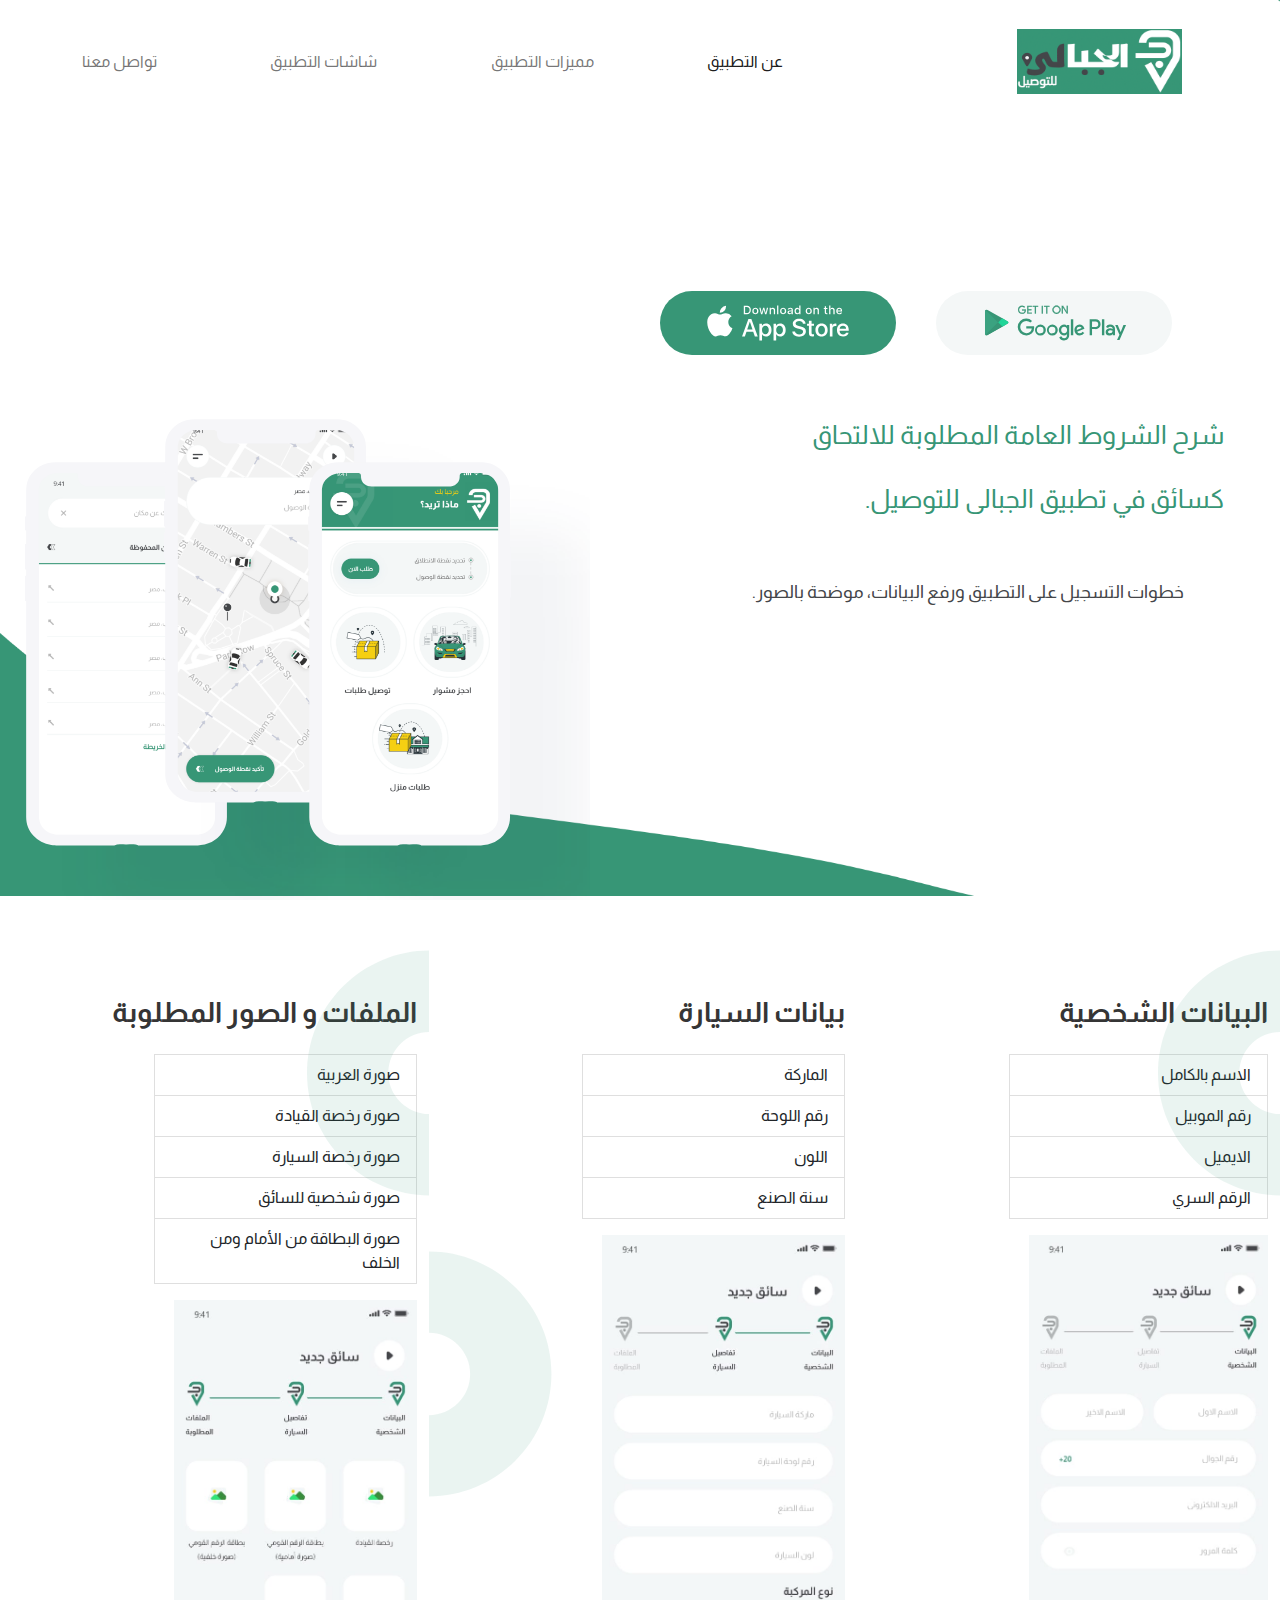
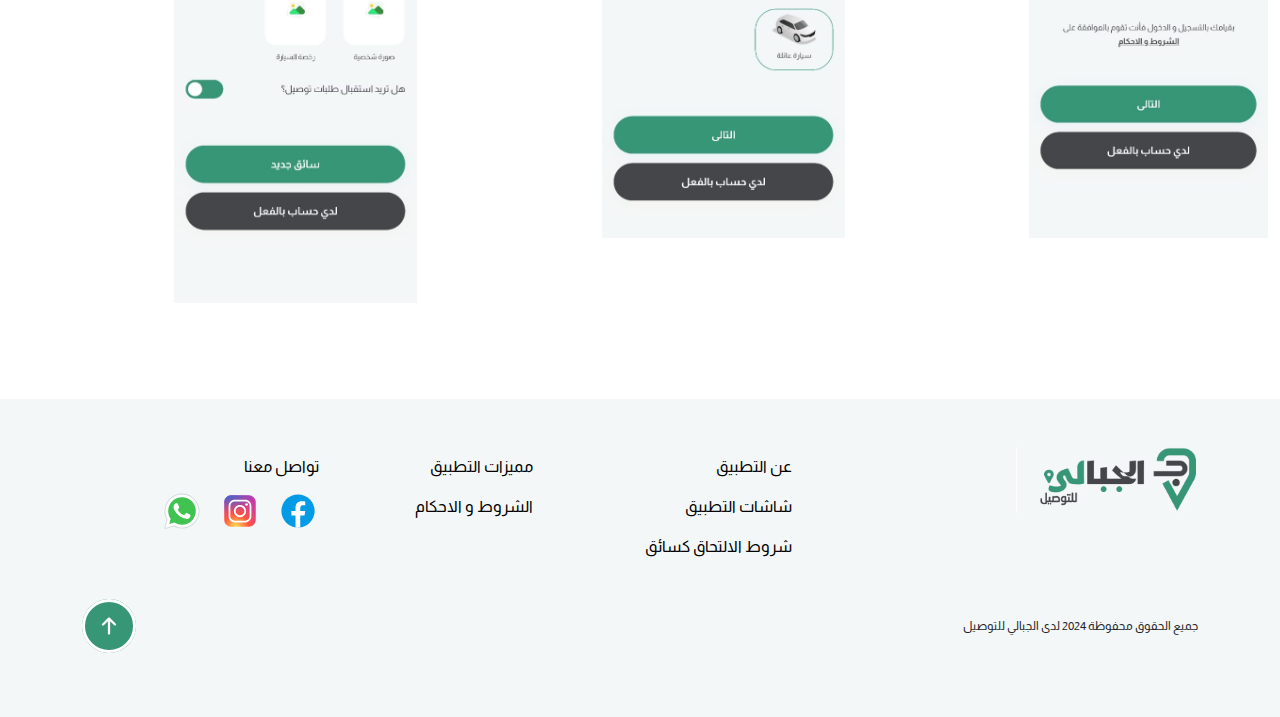
<file: rules.html>
<!DOCTYPE html>
<html lang="en">
  <head>
    <meta charset="UTF-8" />
    <meta name="viewport" content="width=device-width, initial-scale=1.0" />
    <title>الجبالى للتوصيل</title>
    <link rel="shortcut icon" type="image/jpg" href="img/fav-icon.ico" />
    <link rel="preconnect" href="https://fonts.googleapis.com" />
    <link rel="stylesheet" href="css/bootstrap.min.css" />
    <link rel="stylesheet" href="css/all.min.css" />
    <link rel="stylesheet" href="css/bootstrap-icons.min.css" />
    <link rel="stylesheet" href="css/styles.css" />
  </head>

  <body dir="rtl">
    <!-- Header Section -->
    <header class="header-section position-relative">
      <!-- Navbar -->
      <nav class="navbar navbar-expand-lg navbar-light py-4">
        <div class="container">
          <a class="navbar-brand" href="index.html">
            <img src="img/logo.png" alt="logo" />
          </a>
          <button
            class="navbar-toggler"
            type="button"
            data-bs-toggle="collapse"
            data-bs-target="#navbarSupportedContent"
            aria-controls="navbarSupportedContent"
            aria-expanded="false"
            aria-label="Toggle navigation">
            <i class="bi bi-list text-white"></i>
          </button>
          <div class="collapse navbar-collapse" id="navbarSupportedContent">
            <ul
              class="navbar-nav me-auto mb-2 mb-lg-0 justify-content-between align-items-center w-75">
              <li class="nav-item">
                <a class="nav-link active" aria-current="page" href="index.html#about"
                  >عن التطبيق</a
                >
              </li>
              <li class="nav-item">
                <a class="nav-link" href="index.html#benefits-one">مميزات التطبيق</a>
              </li>
              <li class="nav-item">
                <a class="nav-link" href="index.html#app-screens">شاشات التطبيق</a>
              </li>
              <li class="nav-item">
                <a class="nav-link" href="index.html#contact-us">تواصل معنا</a>
              </li>
            </ul>
          </div>
        </div>
      </nav>

      <section
        class="header-content d-flex justify-content-between align-items-end mx-sm-5">
        <div class="content-text py-5 m-3 px-1">
          <div
            class="row d-flex align-items-center gap-3 m-lg-5 pt-4 google-play">
            <a href="#">
              <svg
                xmlns="http://www.w3.org/2000/svg"
                width="236"
                height="64"
                viewBox="0 0 236 64">
                <g id="Button" transform="translate(-138)">
                  <rect
                    id="Rectangle_22743"
                    data-name="Rectangle 22743"
                    width="236"
                    height="64"
                    rx="32"
                    transform="translate(138)"
                    fill="#f4f7f7" />
                  <g
                    id="Group_210651"
                    data-name="Group 210651"
                    transform="translate(167.251 6)">
                    <path
                      id="Path_10"
                      data-name="Path 10"
                      d="M924.288,154.992h-.128a3.342,3.342,0,0,1-.915,2.474h0a3.588,3.588,0,0,1-2.726,1.1,3.885,3.885,0,1,1,0-7.77,3.826,3.826,0,0,1,1.524.312,3.039,3.039,0,0,1,1.152.823l.1-.083-.09-.091-.674.676.09.09.1-.082a2.719,2.719,0,0,0-2.2-.957,3.2,3.2,0,1,0,2.233,5.5,2.549,2.549,0,0,0,.68-1.636l.012-.139h-2.8v-.667h3.589v-.128l-.126.023a3.125,3.125,0,0,1,.052.557h.256a3.388,3.388,0,0,0-.055-.6l-.019-.105H920.39v1.179H923.3v-.128l-.127-.011a2.3,2.3,0,0,1-.606,1.477,2.924,2.924,0,0,1-4.058,0,3.092,3.092,0,0,1,0-4.247,2.782,2.782,0,0,1,2.006-.817,2.46,2.46,0,0,1,2,.866l.09.107.772-.775.083-.083-.075-.09a3.284,3.284,0,0,0-1.247-.894,4.077,4.077,0,0,0-1.625-.333,4.141,4.141,0,1,0,0,8.282,3.847,3.847,0,0,0,2.91-1.176l-.093-.089.09.091a3.6,3.6,0,0,0,.99-2.655h-.128m5.892-3.209h-3.493v2.436h3.15v.923h-3.15v2.436h3.493v.944H925.7v-7.683h4.478v.944"
                      transform="translate(-863.677 -141.924)"
                      fill="#379676" />
                    <path
                      id="Path_11"
                      data-name="Path 11"
                      d="M1080.352,154.6v-.128h-3.621v2.692h3.15v.667h-3.15v2.692h3.493v.688H1076v-7.426h4.222v.816h.128v0h.128V153.53h-4.733v7.939h4.733v-1.2h-3.493v-2.18h3.15V156.91h-3.15v-2.18h3.493V154.6h-.128m4.156,6.739h-.986V154.6h-2.142v-.944h5.271v.944h-2.142v6.739"
                      transform="translate(-1013.851 -144.743)"
                      fill="#379676" />
                    <path
                      id="Path_13"
                      data-name="Path 13"
                      d="M1329.417,161.341h.128v-7.555h.729v7.426h-.857v.128h0v.128h1.113V153.53h-1.24v7.939h.128v-.128m5.357,0h-.986V154.6h-2.142v-.944h5.271v.944h-2.142v6.739"
                      transform="translate(-1252.805 -144.743)"
                      fill="#379676" />
                    <path
                      id="Path_14"
                      data-name="Path 14"
                      d="M1371.271,160.619v-.128h-.858v-6.739h-2.142v-.688h5.015v.688h-2.142v6.867h.128v0h.128v-6.611h2.142v-1.2h-5.526v1.2h2.142v6.739h1.242v-.128h-.128m7.224-1.636a2.946,2.946,0,0,0,4.167,0,3.277,3.277,0,0,0,0-4.411,2.946,2.946,0,0,0-4.167,0,3.282,3.282,0,0,0,0,4.411Zm4.9.643a3.977,3.977,0,0,1-5.624,0,4.155,4.155,0,0,1,0-5.7,3.964,3.964,0,0,1,5.619,0,4.142,4.142,0,0,1,.005,5.692Z"
                      transform="translate(-1289.303 -144.021)"
                      fill="#379676" />
                    <path
                      id="Path_15"
                      data-name="Path 15"
                      d="M1517.614,156.886l-.091.09a3.074,3.074,0,0,0,4.349,0,3.405,3.405,0,0,0,0-4.591,3.074,3.074,0,0,0-4.349,0,3.41,3.41,0,0,0,0,4.591l.091-.09.091-.09a3.154,3.154,0,0,1,0-4.23,2.819,2.819,0,0,1,3.985,0,3.151,3.151,0,0,1,0,4.23,2.819,2.819,0,0,1-3.985,0Zm4.9.643-.091-.089a3.851,3.851,0,0,1-5.441,0l0,0,0,0a4.028,4.028,0,0,1,0-5.519,3.837,3.837,0,0,1,5.436.005,4.014,4.014,0,0,1,0,5.513l.091.089.092.089a4.27,4.27,0,0,0-.005-5.87,4.092,4.092,0,0,0-5.8,0h0a4.284,4.284,0,0,0,0,5.876l0,0,0,0a4.1,4.1,0,0,0,5.808,0Zm2.513.993v-7.683h1.2l3.728,5.976h.043l-.043-1.481v-4.5h.986v7.682h-1.029l-3.9-6.266h-.042l.042,1.481v4.785h-.984"
                      transform="translate(-1428.423 -141.924)"
                      fill="#379676" />
                  </g>
                  <g
                    id="Group_210652"
                    data-name="Group 210652"
                    transform="translate(167.251 6)">
                    <path
                      id="Path_9"
                      data-name="Path 9"
                      d="M926.38,157.089a3.47,3.47,0,0,1-.952,2.564,3.716,3.716,0,0,1-2.818,1.137,4.013,4.013,0,1,1,0-8.026,3.951,3.951,0,0,1,1.575.322,3.162,3.162,0,0,1,1.2.858l-.674.676a2.588,2.588,0,0,0-2.1-.911,3.069,3.069,0,1,0,2.142,5.279,2.418,2.418,0,0,0,.643-1.556H922.61v-.923h3.717a3.285,3.285,0,0,1,.053.58"
                      transform="translate(-865.769 -144.021)"
                      fill="#379676" />
                    <path
                      id="Path_12"
                      data-name="Path 12"
                      d="M1174.679,161.341v-.128h-.859v-6.739h-2.142v-.688h5.015v.688h-2.142v6.867h.128v0h.128V154.73h2.142v-1.2h-5.526v1.2h2.142v6.739h1.242v-.128h-.128m5.956,0v-7.683h.985v7.683h-.985"
                      transform="translate(-1104.022 -144.743)"
                      fill="#379676" />
                    <path
                      id="Path_16"
                      data-name="Path 16"
                      d="M955.882,161.341h.128v-7.555h1l3.728,5.976h.245l-.046-1.61v-4.366h.731v7.426h-.83l-3.9-6.266h-.245l.046,1.611v4.655h-.857v.128h0v.128H957v-4.915l-.042-1.482-.128,0v.128h.042v-.128l-.108.068,3.937,6.326h1.227V153.53h-1.242v4.625l.042,1.482.128,0v-.128h-.043v.128l.108-.068-3.765-6.037h-1.4v7.939h.128v-.128m40.09,21.767h2.385V167.1h-2.385Zm21.485-10.241-2.734,6.94h-.082l-2.838-6.94h-2.57l4.256,9.7-2.426,5.4h2.489l6.558-15.095Zm-13.527,8.423c-.782,0-1.872-.391-1.872-1.359,0-1.235,1.358-1.709,2.529-1.709a4.239,4.239,0,0,1,2.18.536A2.893,2.893,0,0,1,1003.93,181.29Zm.288-8.773a4.477,4.477,0,0,0-4.256,2.451l2.117.885a2.26,2.26,0,0,1,2.18-1.174,2.3,2.3,0,0,1,2.508,2.06v.165a5.269,5.269,0,0,0-2.488-.618c-2.282,0-4.606,1.256-4.606,3.6a3.7,3.7,0,0,0,3.968,3.522,3.365,3.365,0,0,0,3.044-1.565h.082v1.235h2.3v-6.137c0-2.841-2.117-4.427-4.851-4.427Zm-14.742,2.3h-3.393v-5.487h3.393a2.744,2.744,0,1,1,0,5.487Zm-.061-7.714H983.7v16.007h2.384v-6.064h3.331a4.978,4.978,0,1,0,0-9.942Zm-31.167,14.192a3.313,3.313,0,0,1,0-6.6,3.328,3.328,0,0,1,0,6.6Zm2.739-7.529H960.9a3.766,3.766,0,0,0-2.863-1.217,5.451,5.451,0,0,0,0,10.891A3.706,3.706,0,0,0,960.9,182.2h.082v.784c0,2.084-1.112,3.2-2.9,3.2a3.01,3.01,0,0,1-2.74-1.939l-2.08.866a5.182,5.182,0,0,0,4.819,3.218c2.8,0,5.169-1.651,5.169-5.673v-9.778h-2.266Zm3.913,9.344h2.389V167.1H964.9Zm5.911-5.281a2.985,2.985,0,0,1,2.842-3.177,2.1,2.1,0,0,1,2.018,1.155Zm7.414-1.815a5.054,5.054,0,0,0-4.655-3.466,5.172,5.172,0,0,0-5.128,5.446,5.325,5.325,0,0,0,5.4,5.446,5.407,5.407,0,0,0,4.531-2.413l-1.854-1.238a3.1,3.1,0,0,1-2.678,1.506,2.766,2.766,0,0,1-2.636-1.65l7.27-3.012Zm-57.92-1.795v2.31h5.519a4.824,4.824,0,0,1-1.256,2.908,5.644,5.644,0,0,1-4.263,1.692,6.148,6.148,0,0,1,0-12.294,5.877,5.877,0,0,1,4.16,1.65l1.627-1.629a8.038,8.038,0,0,0-5.787-2.331,8.458,8.458,0,1,0,0,16.915,7.479,7.479,0,0,0,7.888-7.777,7.5,7.5,0,0,0-.124-1.444Zm14.163,7.075a3.309,3.309,0,1,1,3.068-3.3A3.148,3.148,0,0,1,934.467,181.293Zm0-8.746a5.446,5.446,0,1,0,5.457,5.446A5.363,5.363,0,0,0,934.467,172.546Zm11.906,8.746a3.309,3.309,0,1,1,3.069-3.3A3.148,3.148,0,0,1,946.372,181.293Zm0-8.746a5.446,5.446,0,1,0,5.458,5.446A5.363,5.363,0,0,0,946.372,172.546Z"
                      transform="translate(-859.292 -144.929)"
                      fill="#379676" />
                  </g>
                  <g
                    id="Group_210653"
                    data-name="Group 210653"
                    transform="translate(167.251 6)">
                    <path
                      id="Path_17"
                      data-name="Path 17"
                      d="M222.085,162.461a1.942,1.942,0,0,0-.544,1.491v22.011a2.013,2.013,0,0,0,.469,1.417l.075.072h0a1.308,1.308,0,0,0,.9.328,2.345,2.345,0,0,0,1.136-.338l14.722-8.318,5.057-2.857a1.882,1.882,0,0,0,1.063-1.308v0a1.881,1.881,0,0,0-1.063-1.308l-5.057-2.857-14.721-8.318a2.35,2.35,0,0,0-1.138-.339,1.31,1.31,0,0,0-.9.327Z"
                      transform="translate(-201.792 -149.49)"
                      fill="#379676" />
                    <path
                      id="Path_18"
                      data-name="Path 18"
                      d="M.66-526.58l-.075-.072a2.012,2.012,0,0,1-.469-1.417v-22.007a1.941,1.941,0,0,1,.544-1.491l12.566,12.493L.66-526.58"
                      transform="translate(19.634 564.538)"
                      fill="#3ba280" />
                    <path
                      id="Path_19"
                      data-name="Path 19"
                      d="M4.875-176.174l-4.189-4.2,4.189-4.2,5.057,2.878A1.892,1.892,0,0,1,11-180.371v0a1.893,1.893,0,0,1-1.063,1.317l-5.057,2.878"
                      transform="translate(32.169 205.837)"
                      fill="#20d598" />
                    <path
                      id="Path_20"
                      data-name="Path 20"
                      d="M1.336-270.1a1.3,1.3,0,0,1-.9-.33h0L13-283.017l4.189,4.2L2.472-270.442a2.333,2.333,0,0,1-1.136.341"
                      transform="translate(19.853 308.44)"
                      fill="#379676" />
                  </g>
                </g>
              </svg>
            </a>
            <a href="#">
              <svg
                xmlns="http://www.w3.org/2000/svg"
                width="236"
                height="64"
                viewBox="0 0 236 64">
                <g id="Button" transform="translate(-135)">
                  <rect
                    id="Rectangle_22743"
                    data-name="Rectangle 22743"
                    width="236"
                    height="64"
                    rx="32"
                    transform="translate(135)"
                    fill="#379676" />
                  <path
                    id="Path_125859"
                    data-name="Path 125859"
                    d="M31.01,25.1a6.936,6.936,0,0,1,3.35-5.833,7.226,7.226,0,0,0-5.674-3.031c-2.388-.248-4.7,1.412-5.919,1.412-1.24,0-3.113-1.387-5.13-1.346a7.569,7.569,0,0,0-6.36,3.832c-2.75,4.7-.7,11.618,1.935,15.42,1.318,1.862,2.858,3.942,4.873,3.868,1.972-.081,2.708-1.243,5.089-1.243,2.358,0,3.049,1.243,5.106,1.2,2.116-.034,3.449-1.87,4.721-3.75a15.326,15.326,0,0,0,2.159-4.345,6.717,6.717,0,0,1-4.15-6.18ZM27.126,13.739a6.792,6.792,0,0,0,1.585-4.9,7.077,7.077,0,0,0-4.561,2.332,6.465,6.465,0,0,0-1.626,4.722,5.855,5.855,0,0,0,4.6-2.15ZM55.939,34.713h-6.73l-1.616,4.715H44.742l6.375-17.446h2.962l6.374,17.446h-2.9Zm-6.033-2.176H55.24l-2.63-7.653h-.074Zm24.313.532c0,3.953-2.141,6.492-5.372,6.492a4.375,4.375,0,0,1-4.05-2.225h-.061v6.3H62.094V26.709h2.558v2.116H64.7a4.578,4.578,0,0,1,4.1-2.249c3.267,0,5.421,2.552,5.421,6.493Zm-2.716,0c0-2.575-1.347-4.268-3.4-4.268-2.019,0-3.377,1.729-3.377,4.268,0,2.563,1.358,4.279,3.377,4.279,2.055,0,3.4-1.681,3.4-4.279Zm16.884,0c0,3.953-2.141,6.492-5.372,6.492a4.375,4.375,0,0,1-4.05-2.225H78.9v6.3H76.262V26.709h2.557v2.116h.049a4.578,4.578,0,0,1,4.1-2.249c3.267,0,5.421,2.552,5.421,6.493Zm-2.716,0c0-2.575-1.347-4.268-3.4-4.268-2.019,0-3.377,1.729-3.377,4.268,0,2.563,1.358,4.279,3.377,4.279,2.055,0,3.4-1.681,3.4-4.279Zm12.08,1.5c.2,1.73,1.9,2.866,4.221,2.866,2.227,0,3.829-1.136,3.829-2.7,0-1.354-.966-2.165-3.254-2.721l-2.288-.545c-3.242-.774-4.747-2.272-4.747-4.7,0-3.01,2.655-5.078,6.424-5.078,3.731,0,6.288,2.067,6.374,5.078h-2.667c-.16-1.741-1.616-2.792-3.745-2.792s-3.585,1.063-3.585,2.611c0,1.234.93,1.959,3.206,2.515l1.945.472c3.622.846,5.128,2.284,5.128,4.836,0,3.264-2.631,5.308-6.816,5.308-3.916,0-6.559-2-6.73-5.152ZM114.294,23.7v3.01h2.448v2.068h-2.448v7.012c0,1.089.49,1.6,1.566,1.6a8.355,8.355,0,0,0,.869-.06V39.38a7.342,7.342,0,0,1-1.468.121c-2.606,0-3.623-.967-3.623-3.434V28.776h-1.872V26.709h1.872V23.7Zm3.866,9.371c0-4,2.385-6.517,6.105-6.517s6.106,2.515,6.106,6.517-2.362,6.517-6.107,6.517S118.16,37.082,118.16,33.069Zm9.519,0c0-2.745-1.273-4.366-3.414-4.366s-3.413,1.633-3.413,4.366c0,2.756,1.272,4.364,3.413,4.364S127.679,35.825,127.679,33.069Zm4.871-6.361h2.52v2.165h.061a3.065,3.065,0,0,1,3.1-2.3,4.122,4.122,0,0,1,.905.1v2.442a3.735,3.735,0,0,0-1.187-.158,2.679,2.679,0,0,0-2.058.837,2.611,2.611,0,0,0-.7,2.089v7.544H132.55Zm18.765,8.984c-.355,2.309-2.631,3.894-5.543,3.894-3.745,0-6.069-2.479-6.069-6.457s2.337-6.577,5.958-6.577c3.562,0,5.8,2.417,5.8,6.274v.895h-9.092v.158a3.289,3.289,0,0,0,.909,2.574,3.373,3.373,0,0,0,2.554,1.029,2.916,2.916,0,0,0,2.973-1.789Zm-8.932-3.8h6.435a3.038,3.038,0,0,0-.865-2.3,3.115,3.115,0,0,0-2.293-.932,3.279,3.279,0,0,0-2.32.939,3.2,3.2,0,0,0-.958,2.289ZM49.575,8.85A3.777,3.777,0,0,1,52.569,10a3.681,3.681,0,0,1,1,3.016c0,2.678-1.465,4.218-3.992,4.218H46.51V8.85Zm-1.747,7.2h1.6a2.684,2.684,0,0,0,2.125-.85,2.615,2.615,0,0,0,.673-2.165,2.622,2.622,0,0,0-.684-2.151,2.691,2.691,0,0,0-2.114-.847h-1.6Zm7.227-1.98a2.986,2.986,0,0,1,1.42-2.832,3.064,3.064,0,0,1,3.2,0,2.986,2.986,0,0,1,1.42,2.832A2.986,2.986,0,0,1,59.675,16.9a3.064,3.064,0,0,1-3.2,0A2.986,2.986,0,0,1,55.055,14.067Zm4.739,0c0-1.371-.623-2.173-1.718-2.173s-1.716.8-1.716,2.173.618,2.178,1.716,2.178S59.794,15.444,59.794,14.067Zm9.326,3.166H67.809l-1.323-4.659h-.1l-1.318,4.659h-1.3l-1.765-6.326h1.281l1.147,4.827h.094l1.316-4.827h1.212l1.316,4.827h.1l1.141-4.827h1.264Zm3.242-6.326h1.216v1h.094a1.92,1.92,0,0,1,1.911-1.127,2.1,2.1,0,0,1,1.68.65,2.042,2.042,0,0,1,.536,1.7v4.1H76.536V13.451c0-1.017-.447-1.522-1.382-1.522a1.478,1.478,0,0,0-1.137.454,1.441,1.441,0,0,0-.392,1.149v3.7H72.362Zm7.451-2.47h1.263v8.8H79.813Zm3.02,5.63a2.986,2.986,0,0,1,1.42-2.832,3.064,3.064,0,0,1,3.2,0,2.986,2.986,0,0,1,1.42,2.832A2.987,2.987,0,0,1,87.453,16.9a3.065,3.065,0,0,1-3.2,0,2.987,2.987,0,0,1-1.419-2.836Zm4.739,0c0-1.371-.623-2.173-1.718-2.173s-1.716.8-1.716,2.173.618,2.178,1.716,2.178S87.571,15.444,87.571,14.067Zm2.63,1.377c0-1.139.858-1.8,2.381-1.889l1.734-.1v-.546c0-.668-.447-1.045-1.311-1.045-.705,0-1.194.256-1.334.7H90.449c.129-1.087,1.164-1.784,2.616-1.784,1.605,0,2.51.79,2.51,2.126v4.322H94.359v-.889h-.1a2.161,2.161,0,0,1-1.923.993,1.949,1.949,0,0,1-1.492-.479,1.9,1.9,0,0,1-.642-1.414Zm4.115-.541v-.529l-1.563.1c-.882.058-1.282.355-1.282.912s.5.9,1.187.9a1.521,1.521,0,0,0,1.126-.344A1.485,1.485,0,0,0,94.317,14.9Zm2.919-.836c0-2,1.04-3.265,2.657-3.265a2.115,2.115,0,0,1,1.963,1.11h.094V8.437h1.263v8.8H102v-1h-.1a2.228,2.228,0,0,1-2.01,1.1c-1.629,0-2.658-1.266-2.658-3.27Zm1.305,0c0,1.342.64,2.149,1.71,2.149s1.723-.819,1.723-2.144-.665-2.149-1.723-2.149S98.541,12.736,98.541,14.067Zm9.9,0a2.986,2.986,0,0,1,1.42-2.832,3.064,3.064,0,0,1,3.2,0,2.986,2.986,0,0,1,1.42,2.832,2.986,2.986,0,0,1-1.418,2.837,3.065,3.065,0,0,1-3.2,0A2.986,2.986,0,0,1,108.442,14.067Zm4.739,0c0-1.371-.623-2.173-1.718-2.173s-1.716.8-1.716,2.173.618,2.178,1.716,2.178S113.181,15.444,113.181,14.067Zm2.995-3.16h1.216v1h.094a1.92,1.92,0,0,1,1.911-1.127,2.1,2.1,0,0,1,1.68.65,2.042,2.042,0,0,1,.536,1.7v4.1h-1.264V13.451c0-1.017-.447-1.522-1.382-1.522a1.478,1.478,0,0,0-1.137.454,1.441,1.441,0,0,0-.392,1.149v3.7h-1.263Zm12.577-1.575v1.6h1.387v1.052h-1.387V15.24c0,.663.276.953.905.953a4.268,4.268,0,0,0,.482-.029V17.2a4.193,4.193,0,0,1-.687.064c-1.405,0-1.965-.488-1.965-1.708V11.987h-1.016V10.935h1.016v-1.6Zm3.113-.895h1.252v3.486h.1a1.974,1.974,0,0,1,1.952-1.133,2.122,2.122,0,0,1,1.664.667,2.068,2.068,0,0,1,.541,1.692v4.084H136.11V13.457c0-1.011-.476-1.522-1.369-1.522a1.506,1.506,0,0,0-1.183.432,1.468,1.468,0,0,0-.429,1.172v3.695h-1.264Zm12.877,7.088a2.6,2.6,0,0,1-2.774,1.83,2.924,2.924,0,0,1-2.244-.956,2.851,2.851,0,0,1-.714-2.309,2.894,2.894,0,0,1,.713-2.318,2.969,2.969,0,0,1,2.239-.987c1.781,0,2.856,1.2,2.856,3.189v.436H140.3v.07a1.66,1.66,0,0,0,.447,1.279,1.7,1.7,0,0,0,1.258.534,1.54,1.54,0,0,0,1.523-.767ZM140.3,13.486h3.234a1.516,1.516,0,0,0-.421-1.164,1.554,1.554,0,0,0-1.155-.475,1.647,1.647,0,0,0-1.179.474A1.608,1.608,0,0,0,140.3,13.486Z"
                    transform="translate(172.283 5.964)"
                    fill="#fff" />
                </g>
              </svg>
            </a>
          </div>
          <h1 class="header-title m-lg-2">
            شرح الشروط العامة المطلوبة للالتحاق كسائق في تطبيق الجبالى للتوصيل.
        </h1>
          <p class="header-text m-lg-5">
            خطوات التسجيل على التطبيق ورفع البيانات، موضحة بالصور.
        </p>
        </div>
        <div class="position-absolute bottom-0 start-0 img-container">
          <img src="img/app-screens-img.png" alt="header" width="100%" />
        </div>
      </section>


    </header>
    
 <section class="d-flex container-rules">
    <section class="app-screen app-screen-two my-md-5 py-md-5 my-1 py-1">
      <div class="d-flex flex-column  container ">
        <div class="">
            <h3 class="fw-bold">  البيانات الشخصية</h3>
            <ul class="mt-4 p-0">
                <li class="list-group-item">الاسم بالكامل</li>
                <li class="list-group-item">رقم الموبيل</li>
                <li class="list-group-item">الايميل</li>
                <li class="list-group-item">الرقم السري</li>
            </ul>

        </div>
        <div class="">
          <img src="./img/personal-info.jpeg" width="60%" />
        </div>
      </div>
    </section>

    <section id="app-screens" class="app-screen my-5 py-5">
      <div class="d-flex flex-column container ">
        <div class="">
            <h3 class="fw-bold">  بيانات السيارة</h3>
            <ul class="mt-4 p-0">
                <li class="list-group-item">الماركة</li>
                <li class="list-group-item">رقم اللوحة</li>
                <li class="list-group-item">اللون</li>
                <li class="list-group-item">سنة الصنع</li>
            </ul>

        </div>
        <div class="">
          <img src="./img/car-info.jpeg" width="60%" />
        </div>
        
      </div>
    </section>

    <section class="app-screen app-screen-two my-5 py-5">
        <div class="d-flex flex-column container ">
          <div class="">
              <h3 class="fw-bold">  الملفات و الصور المطلوبة</h3>
              <ul class="mt-4 p-0">
                <li class="list-group-item">صورة العربية</li>
                <li class="list-group-item">صورة رخصة القيادة</li>
                <li class="list-group-item">صورة رخصة السيارة</li>
                <li class="list-group-item">صورة شخصية للسائق</li>
                <li class="list-group-item">صورة البطاقة من الأمام ومن الخلف</li>
              </ul>

          </div>
          <div class="">
            <img src="./img/req-papers.jpeg" width="60%" />
          </div>
        </div>
      </section>
    </section>

    <!-- Footer -->
    <footer id="contact-us" class="py-5">
      <div
        class="container-md container-fluid d-flex gap-lg-5 flex-wrap align-items-start footer-content-container">
        <div class="logo-in-footer">
          <a href="index.html">
            <img src="./img/logo-light.png" width="100%" />
          </a>
        </div>

        <div>
          <ul>
            <li><a href="index.html#about" class="nav-link text-black">عن التطبيق</a></li>
            <li>
              <a href="index.html#app-screens" class="nav-link text-black"
                >شاشات التطبيق</a
              >
            </li>
            <li>
              <a href="rules.html" class="nav-link text-black">شروط الالتحاق كسائق </a>
            </li>
          </ul>
        </div>
        <div>
          <ul>
            <li>
              <a href="index.html#benefits" class="nav-link text-black">مميزات التطبيق</a>
            </li>
            <li>
              <a href="index.html" class="nav-link text-black">الشروط و الاحكام</a>
            </li>
          </ul>
        </div>
        <div>
          <ul class="social-media-container">
            <li>
              <p class="nav-link text-black m-0 pe-0">تواصل معنا</p>
            </li>
            <li class="d-flex align-items-center gap-3 social">
              <a href="#" class="nav-link text-black p-0">
                <svg
                  xmlns="http://www.w3.org/2000/svg"
                  viewBox="0 0 48 48"
                  width="42px"
                  height="48px">
                  <path
                    fill="#039be5"
                    d="M24 5A19 19 0 1 0 24 43A19 19 0 1 0 24 5Z" />
                  <path
                    fill="#fff"
                    d="M26.572,29.036h4.917l0.772-4.995h-5.69v-2.73c0-2.075,0.678-3.915,2.619-3.915h3.119v-4.359c-0.548-0.074-1.707-0.236-3.897-0.236c-4.573,0-7.254,2.415-7.254,7.917v3.323h-4.701v4.995h4.701v13.729C22.089,42.905,23.032,43,24,43c0.875,0,1.729-0.08,2.572-0.194V29.036z" />
                </svg>
              </a>
              <a href="#" class="nav-link text-black p-0">
                <svg
                  xmlns="http://www.w3.org/2000/svg"
                  viewBox="0 0 48 48"
                  width="42px"
                  height="48px">
                  <radialGradient
                    id="yOrnnhliCrdS2gy~4tD8ma"
                    cx="19.38"
                    cy="42.035"
                    r="44.899"
                    gradientUnits="userSpaceOnUse">
                    <stop offset="0" stop-color="#fd5" />
                    <stop offset=".328" stop-color="#ff543f" />
                    <stop offset=".348" stop-color="#fc5245" />
                    <stop offset=".504" stop-color="#e64771" />
                    <stop offset=".643" stop-color="#d53e91" />
                    <stop offset=".761" stop-color="#cc39a4" />
                    <stop offset=".841" stop-color="#c837ab" />
                  </radialGradient>
                  <path
                    fill="url(#yOrnnhliCrdS2gy~4tD8ma)"
                    d="M34.017,41.99l-20,0.019c-4.4,0.004-8.003-3.592-8.008-7.992l-0.019-20	c-0.004-4.4,3.592-8.003,7.992-8.008l20-0.019c4.4-0.004,8.003,3.592,8.008,7.992l0.019,20	C42.014,38.383,38.417,41.986,34.017,41.99z" />
                  <radialGradient
                    id="yOrnnhliCrdS2gy~4tD8mb"
                    cx="11.786"
                    cy="5.54"
                    r="29.813"
                    gradientTransform="matrix(1 0 0 .6663 0 1.849)"
                    gradientUnits="userSpaceOnUse">
                    <stop offset="0" stop-color="#4168c9" />
                    <stop offset=".999" stop-color="#4168c9" stop-opacity="0" />
                  </radialGradient>
                  <path
                    fill="url(#yOrnnhliCrdS2gy~4tD8mb)"
                    d="M34.017,41.99l-20,0.019c-4.4,0.004-8.003-3.592-8.008-7.992l-0.019-20	c-0.004-4.4,3.592-8.003,7.992-8.008l20-0.019c4.4-0.004,8.003,3.592,8.008,7.992l0.019,20	C42.014,38.383,38.417,41.986,34.017,41.99z" />
                  <path
                    fill="#fff"
                    d="M24,31c-3.859,0-7-3.14-7-7s3.141-7,7-7s7,3.14,7,7S27.859,31,24,31z M24,19c-2.757,0-5,2.243-5,5	s2.243,5,5,5s5-2.243,5-5S26.757,19,24,19z" />
                  <circle cx="31.5" cy="16.5" r="1.5" fill="#fff" />
                  <path
                    fill="#fff"
                    d="M30,37H18c-3.859,0-7-3.14-7-7V18c0-3.86,3.141-7,7-7h12c3.859,0,7,3.14,7,7v12	C37,33.86,33.859,37,30,37z M18,13c-2.757,0-5,2.243-5,5v12c0,2.757,2.243,5,5,5h12c2.757,0,5-2.243,5-5V18c0-2.757-2.243-5-5-5H18z" />
                </svg>
              </a>
              <a href="#" class="nav-link text-black p-0">
                <svg
                  xmlns="http://www.w3.org/2000/svg"
                  viewBox="0 0 48 48"
                  width="42px"
                  height="48px"
                  clip-rule="evenodd">
                  <path
                    fill="#fff"
                    d="M4.868,43.303l2.694-9.835C5.9,30.59,5.026,27.324,5.027,23.979C5.032,13.514,13.548,5,24.014,5c5.079,0.002,9.845,1.979,13.43,5.566c3.584,3.588,5.558,8.356,5.556,13.428c-0.004,10.465-8.522,18.98-18.986,18.98c-0.001,0,0,0,0,0h-0.008c-3.177-0.001-6.3-0.798-9.073-2.311L4.868,43.303z" />
                  <path
                    fill="#fff"
                    d="M4.868,43.803c-0.132,0-0.26-0.052-0.355-0.148c-0.125-0.127-0.174-0.312-0.127-0.483l2.639-9.636c-1.636-2.906-2.499-6.206-2.497-9.556C4.532,13.238,13.273,4.5,24.014,4.5c5.21,0.002,10.105,2.031,13.784,5.713c3.679,3.683,5.704,8.577,5.702,13.781c-0.004,10.741-8.746,19.48-19.486,19.48c-3.189-0.001-6.344-0.788-9.144-2.277l-9.875,2.589C4.953,43.798,4.911,43.803,4.868,43.803z" />
                  <path
                    fill="#cfd8dc"
                    d="M24.014,5c5.079,0.002,9.845,1.979,13.43,5.566c3.584,3.588,5.558,8.356,5.556,13.428c-0.004,10.465-8.522,18.98-18.986,18.98h-0.008c-3.177-0.001-6.3-0.798-9.073-2.311L4.868,43.303l2.694-9.835C5.9,30.59,5.026,27.324,5.027,23.979C5.032,13.514,13.548,5,24.014,5 M24.014,42.974C24.014,42.974,24.014,42.974,24.014,42.974C24.014,42.974,24.014,42.974,24.014,42.974 M24.014,42.974C24.014,42.974,24.014,42.974,24.014,42.974C24.014,42.974,24.014,42.974,24.014,42.974 M24.014,4C24.014,4,24.014,4,24.014,4C12.998,4,4.032,12.962,4.027,23.979c-0.001,3.367,0.849,6.685,2.461,9.622l-2.585,9.439c-0.094,0.345,0.002,0.713,0.254,0.967c0.19,0.192,0.447,0.297,0.711,0.297c0.085,0,0.17-0.011,0.254-0.033l9.687-2.54c2.828,1.468,5.998,2.243,9.197,2.244c11.024,0,19.99-8.963,19.995-19.98c0.002-5.339-2.075-10.359-5.848-14.135C34.378,6.083,29.357,4.002,24.014,4L24.014,4z" />
                  <path
                    fill="#40c351"
                    d="M35.176,12.832c-2.98-2.982-6.941-4.625-11.157-4.626c-8.704,0-15.783,7.076-15.787,15.774c-0.001,2.981,0.833,5.883,2.413,8.396l0.376,0.597l-1.595,5.821l5.973-1.566l0.577,0.342c2.422,1.438,5.2,2.198,8.032,2.199h0.006c8.698,0,15.777-7.077,15.78-15.776C39.795,19.778,38.156,15.814,35.176,12.832z" />
                  <path
                    fill="#fff"
                    fill-rule="evenodd"
                    d="M19.268,16.045c-0.355-0.79-0.729-0.806-1.068-0.82c-0.277-0.012-0.593-0.011-0.909-0.011c-0.316,0-0.83,0.119-1.265,0.594c-0.435,0.475-1.661,1.622-1.661,3.956c0,2.334,1.7,4.59,1.937,4.906c0.237,0.316,3.282,5.259,8.104,7.161c4.007,1.58,4.823,1.266,5.693,1.187c0.87-0.079,2.807-1.147,3.202-2.255c0.395-1.108,0.395-2.057,0.277-2.255c-0.119-0.198-0.435-0.316-0.909-0.554s-2.807-1.385-3.242-1.543c-0.435-0.158-0.751-0.237-1.068,0.238c-0.316,0.474-1.225,1.543-1.502,1.859c-0.277,0.317-0.554,0.357-1.028,0.119c-0.474-0.238-2.002-0.738-3.815-2.354c-1.41-1.257-2.362-2.81-2.639-3.285c-0.277-0.474-0.03-0.731,0.208-0.968c0.213-0.213,0.474-0.554,0.712-0.831c0.237-0.277,0.316-0.475,0.474-0.791c0.158-0.317,0.079-0.594-0.04-0.831C20.612,19.329,19.69,16.983,19.268,16.045z"
                    clip-rule="evenodd" />
                </svg>
              </a>
            </li>
          </ul>
        </div>
      </div>
      <div
        class="container d-flex justify-content-between align-items-center my-3 copyright">
        <p class="m-0" style="font-size: 12px">
          جميع الحقوق محفوظة 2024 لدى الجبالي للتوصيل
        </p>

        <svg
          xmlns="http://www.w3.org/2000/svg"
          width="54"
          height="54"
          viewBox="0 0 54 54"
          class="back-to-top">
          <g
            id="scroll_to_top"
            data-name="scroll to top"
            transform="translate(-335 -58)">
            <g
              id="Rectangle_22747"
              data-name="Rectangle 22747"
              transform="translate(335 58)"
              fill="#379676"
              stroke="#fff"
              stroke-width="3">
              <rect width="54" height="54" rx="27" stroke="none" />
              <rect
                x="1.5"
                y="1.5"
                width="51"
                height="51"
                rx="25.5"
                fill="none" />
            </g>
            <g
              id="Group_79586"
              data-name="Group 79586"
              transform="translate(350 97) rotate(-90)">
              <rect
                id="Rectangle_22772"
                data-name="Rectangle 22772"
                width="24"
                height="24"
                fill="rgba(68,70,73,0)" />
              <g
                id="back_1_"
                data-name="back (1)"
                transform="translate(3.311 4.808)">
                <path
                  id="Path_125081"
                  data-name="Path 125081"
                  d="M9.4,14.053a1.133,1.133,0,0,1,0-1.6L13.51,8.34H1.133a1.133,1.133,0,0,1,0-2.267H13.51L9.4,1.963A1.133,1.133,0,1,1,11,.361l6.045,6.045a1.133,1.133,0,0,1,0,1.6L11,14.053a1.133,1.133,0,0,1-1.6,0Z"
                  fill="#fff"
                  fill-rule="evenodd" />
              </g>
            </g>
          </g>
        </svg>
      </div>
    </footer>

    <script src="js/bootsrap-js/jquery-3.6.0.min.js"></script>
    <script src="js/bootsrap-js/bootstrap.bundle.min.js"></script>
    <script src="js/main.js"></script>
  </body>
</html>
</file>
<file: css/styles.css>
@import url("https://fonts.googleapis.com/css2?family=Almarai:wght@300;400;700;800&display=swap");
* {
  margin: 0;
  padding: 0;
  box-sizing: border-box;
}
:root {
  font-size: 16px;
}
body {
  font-family: "Almarai", sans-serif;
}

/* Header styles */

ul .nav-item .nav-link {
  padding: 0 !important;
}
.nav-item .language-btn {
  border: 2px solid #379676;
  padding: 1rem 1.1rem !important;
  border-radius: 50%;
}
.header-section {
  background-image: url("../img/header-bg.png");
  height: 100vh;
  background-size: cover;
}
.navbar-toggler:focus {
  box-shadow: none !important;
}
.header-title {
  color: #379676;
  font-size: 2.5rem;
  width:60%;
  line-height:4rem;
}
.header-text {
  font-size: 24px;
  color: #444649;
}

/* About App styles */
.about-app {
  position: relative;
}
.about-app h1 {
  color: #353535;
}
.about-app p {
  color: #444649;
  width: 72%;
  line-height: 32px;
}
.about-app button {
  width: 373px;
  background-color: #379676;
  color: #fff;
  border-radius: 32px;
  border: none;
}
.about-app::before {
  content: url("../img/about-app.png");
  position: absolute;
  left: 0;
  top: 30%;
}

.vectors {
  background-image: url("../img/vectors.png");
  height: 334.86px;
  background-size: contain;
  background-repeat: no-repeat;
  background-position: center;
  position: relative;
  margin-bottom: 10rem;
}
.middle-img {
  top: 90px;
}
.first-text p {
  top: 40%;
}
.third-text p {
  bottom: 40%;
}
.vectors::after {
  content: url("../img/vectors-bg.png");
  position: absolute;
  right: 0;
  top: 30%;
}
/* Benefits styles */
.benefits {
  background-color: #f4f7f7;
  background-image: url("../img/benefits-bg.png");
  background-position: bottom;
  background-repeat: no-repeat;
  background-attachment: fixed;
  background-blend-mode: color-burn;
}
.benefits p {
  color: #444649;
}

/* App screen */
.app-screen h3 {
  color: #353535;
}
.app-screen p {
  color: #353535;
}
.app-screen {
  position: relative;
}
.app-screen::before {
  content: url("../img/about-app.png");
  position: absolute;
  left: 0;
  top: 30%;
}
.app-screen-two::before {
  content: none;
}
.app-screen-two::after {
  content: url("../img/vectors-bg.png");
  position: absolute;
  right: 0;
  top: 0%;
}
/* driver app */
.driver-app {
  background-color: #379676;
  background-image: url("../img/driver-app.png");
  background-size: contain;
  background-repeat: no-repeat;
  color: #fff;
}
.driver-app-content {
  background-image: url("../img/driver-app-bg-one.png");
  height: 470px;
  background-repeat: no-repeat;
  background-position: right;
  /* vertical-align: inherit; */
  display: flex;
  flex-direction: column;
  justify-content: center;
  gap: 2rem;
}
.driver-app p {
  line-height: 40px;
}

footer {
  background-color: #f4f7f7;
}
footer ul {
  list-style: none;
}
.logo-in-footer {
  margin-left: 10rem;
}

.back-to-top:hover {
  cursor: pointer;
  transition: all 0.5s ease-in-out;
}
.back-to-top:hover #Rectangle_22747 {
  fill: #fff;
  stroke: #379676;
  transition: all 0.5s ease-in-out;
}
.back-to-top:hover #Path_125081 {
  fill: #379676;
  transition: all 0.5s ease-in-out;
}
.google-play a {
  width: auto !important;
}
.list-group-item{
  width: 65%;
}
#whatsapp-link{
  cursor: pointer !important;
}

/* Responsive */
@media (max-width: 1295px) {
  .content-text {
    margin: 3rem 0 0 0 !important;
    padding: 3rem 0 0 0 !important;
  }
  .content-text h1 {
    font-size: 26px;
  }
  .content-text p {
    font-size: 18px;
  }
}
@media (max-width: 1227px) {
  nav {
    background-color: #379676;
  }
  nav .nav-item .nav-link {
    color: #fff !important;
  }
  .google-play {
    width: 100%;
    gap: 0rem !important;
    margin-left: 0 !important;
    margin-right: 0 !important;
  }
  .header-content img {
    width: 83%;
  }
  .header-content .img-container {
    text-align: end;
  }
  .first-text p {
    top: 100%;
  }
  .third-text p {
    bottom: auto;
  }
  .logo-in-footer {
    margin-left: 0;
  }
}
@media (max-width: 991px) {
  nav ul .nav-item {
    padding: 1rem 0 !important;
  }
  nav .navbar-nav {
    margin-left: auto;
  }
  .header-content {
            flex-wrap: wrap !important;
        align-items: center !important;
        flex-direction: column;
  }
  .header-section {
    height: auto;
  }
  .img-container {
    position: relative !important;
  }
  .content-text {
    margin: 0 !important;
    padding: 0 !important;
  }
  .content-text{
    display: flex;
    flex-direction: column-reverse;
    margin: 2rem 0 !important;
    justify-content: center;
    align-items: center;
    text-align: center;
  }
  .google-play{
    margin: 1rem 0;
    gap: 1rem !important;
    justify-content: center;
  }
  .vectors {
    background-image: none;
    flex-direction: column !important;
    gap: 2rem;
    margin: 7rem 0 12rem;
  }
  .vectors div {
    width: auto !important;
    display: flex;
    flex-direction: row;
    align-items: center;
    gap: 1rem;
  }
  .vectors p {
    position: relative !important;
    text-align: center !important;
    top: 0;
  }
  .middle-img {
    top: 0;
  }
  .middle-img p {
    margin-top: 0 !important;
  }

  .benefits {
    flex-direction: column;
    padding-right: 10%;
    margin: 3rem 0;
  }
  .benefits .image-in-middle {
    left: 10%;
    top: 9% !important;
  }
  .driver-app {
    background-image: none;
    
  }
  .just-font {
    font-size: 1rem !important;
  }
  footer ul {
    padding-left: 0 !important;
  }
}
@media (max-width: 800px) {
  .driver-app .container-fluid {
    flex-direction: column !important;
    align-items: center;
    text-align: center;
    padding: 3rem 0;
  }
  .driver-app .driver-app-content {
    width: 90% !important;
    height: auto !important;
  }
  .driver-app-img {
    width: 90%;
  }
  .driver-app-img div {
    position: relative !important;
    left: 0 !important;
    margin-bottom: 3rem;
    align-items: center !important;
  }
  .driver-app-img a {
    position: relative !important;
    left: auto !important;
    height: 80px !important;
  }
  .driver-app .driver-svg-responsive{
    left: auto !important;

  }
}

@media (max-width: 768px) {
  footer .footer-content-container {
    flex-direction: column !important;
  }
  footer ul{
    margin-bottom: 0 !important;
  }
  .copyright{
    max-width: 93% !important;
  }
  .social-media-container{
    padding: 0rem 1rem;
  }
  .container-rules{
    flex-wrap: wrap;
  }
}
@media (max-width: 576px) {
  .content-text {
    display: flex;
    flex-direction: column-reverse;
    align-items: center;
    gap: 1rem;
    width: 100%;
    text-align: center;
  }
  .header-content img {
    width: 100%;
  }
  .header-content .img-container {
    text-align: center;
  }
  .header-title {
    font-size: 26px !important;
  }
  .header-text {
    font-size: 14px !important;
  }
  .google-play {
    width: 90%;
    justify-content: center;
  }
  .header-content {
    gap: 3rem;
    margin-top: 3rem;
  }
  .vectors {
    background-image: none;
    flex-direction: column !important;
    gap: 2rem;
    margin: 12rem 0 17rem;
  }
  .vectors div {
    width: auto !important;
    display: flex;
    flex-direction: column;
    align-items: center;
    gap: 1rem;
  }
  .benefits {
    align-items: center;
    padding: 0;
  }
  .benefits .image-in-middle {
    order: 3;
    margin: auto;
    position: relative !important;
    width: auto !important;
    left: auto !important;
  }
  .app-screen .container {
    flex-direction: column-reverse;
    gap: 3rem;
  }
  .app-screen .container div {
    width: 100% !important;
    text-align: center;
  }
  .app-screen-two .container {
    flex-direction: column;
  }
  .back-to-top {
    position: relative;
    bottom: 70px;
  }
  .for-responsive{
    position: relative;
    left: -1.15%;
  }
  .list-group-item{
    width: auto;
  }
}

@media (max-width: 400px) {
  .about-app button {
    width: 80%;
  }
  .for-responsive{
    position: relative;
    left: -2%;
  }
  .header-title{
    line-height: 3rem;
  }
  .header-content .google-play{
    margin: 0;
  }
  .social-media-container .social{
    gap:5px !important;
  }
}
</file>
